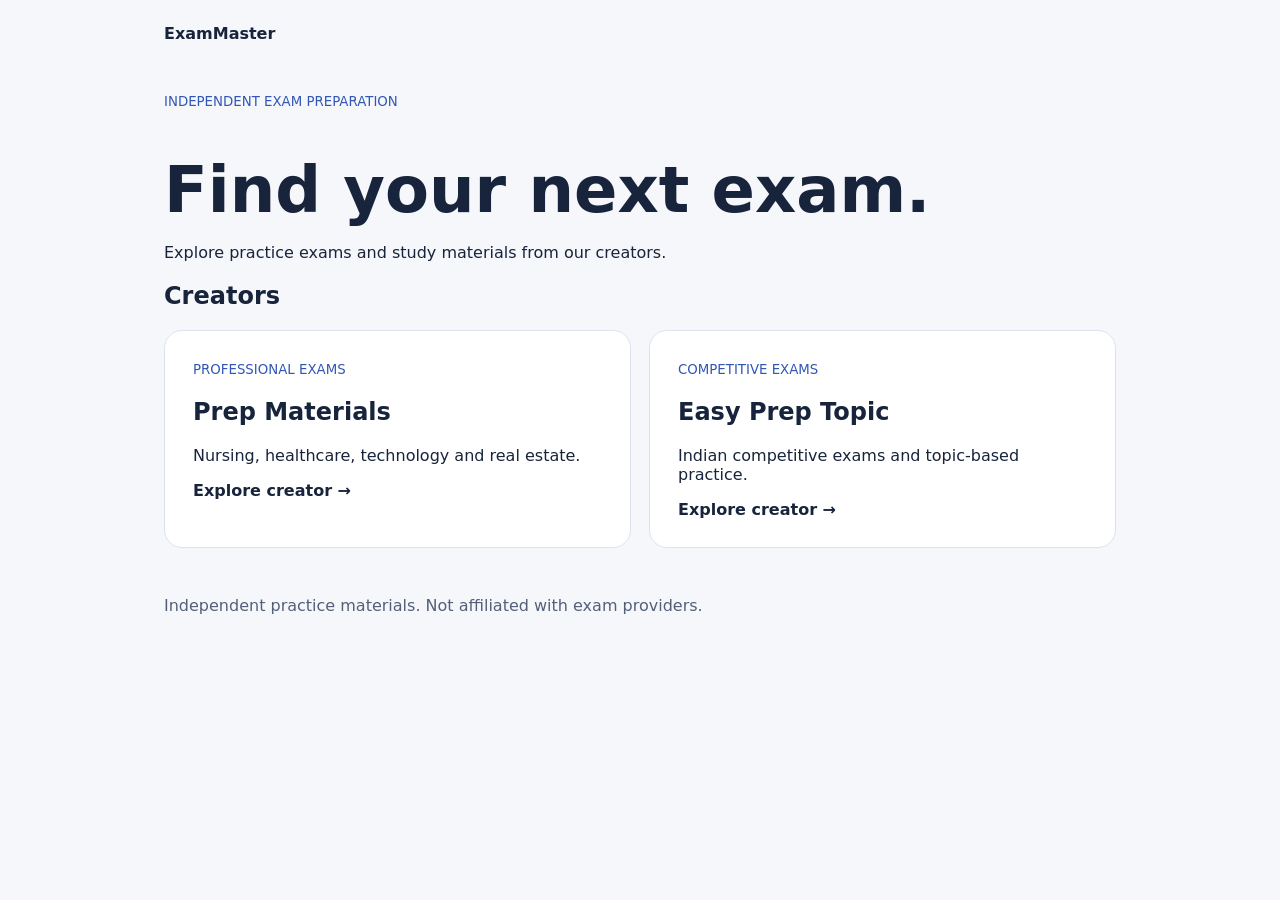
<file: index.html>
<!doctype html><html lang="en"><meta charset="utf-8"><meta name="viewport" content="width=device-width,initial-scale=1"><title>ExamMaster</title><style>*{box-sizing:border-box}body{margin:0;font:16px system-ui;color:#17243b;background:#f5f7fb}header,main,footer{padding:24px;max-width:1000px;margin:auto}h1{font-size:clamp(36px,7vw,64px);margin-bottom:12px}.grid{display:grid;grid-template-columns:repeat(auto-fit,minmax(240px,1fr));gap:18px}a.card{display:block;background:white;border:1px solid #dce3ef;border-radius:18px;padding:28px;color:inherit;text-decoration:none}a:hover{border-color:#3156b5}small{color:#3156b5}footer{color:#536078}</style><header><strong>ExamMaster</strong></header><main><small>INDEPENDENT EXAM PREPARATION</small><h1>Find your next exam.</h1><p>Explore practice exams and study materials from our creators.</p><h2>Creators</h2><div class="grid"><a class="card" href="./prepmaterials/home/"><small>PROFESSIONAL EXAMS</small><h2>Prep Materials</h2><p>Nursing, healthcare, technology and real estate.</p><strong>Explore creator →</strong></a><a class="card" href="./easypreptopic/home/"><small>COMPETITIVE EXAMS</small><h2>Easy Prep Topic</h2><p>Indian competitive exams and topic-based practice.</p><strong>Explore creator →</strong></a></div></main><footer>Independent practice materials. Not affiliated with exam providers.</footer></html>
</file>
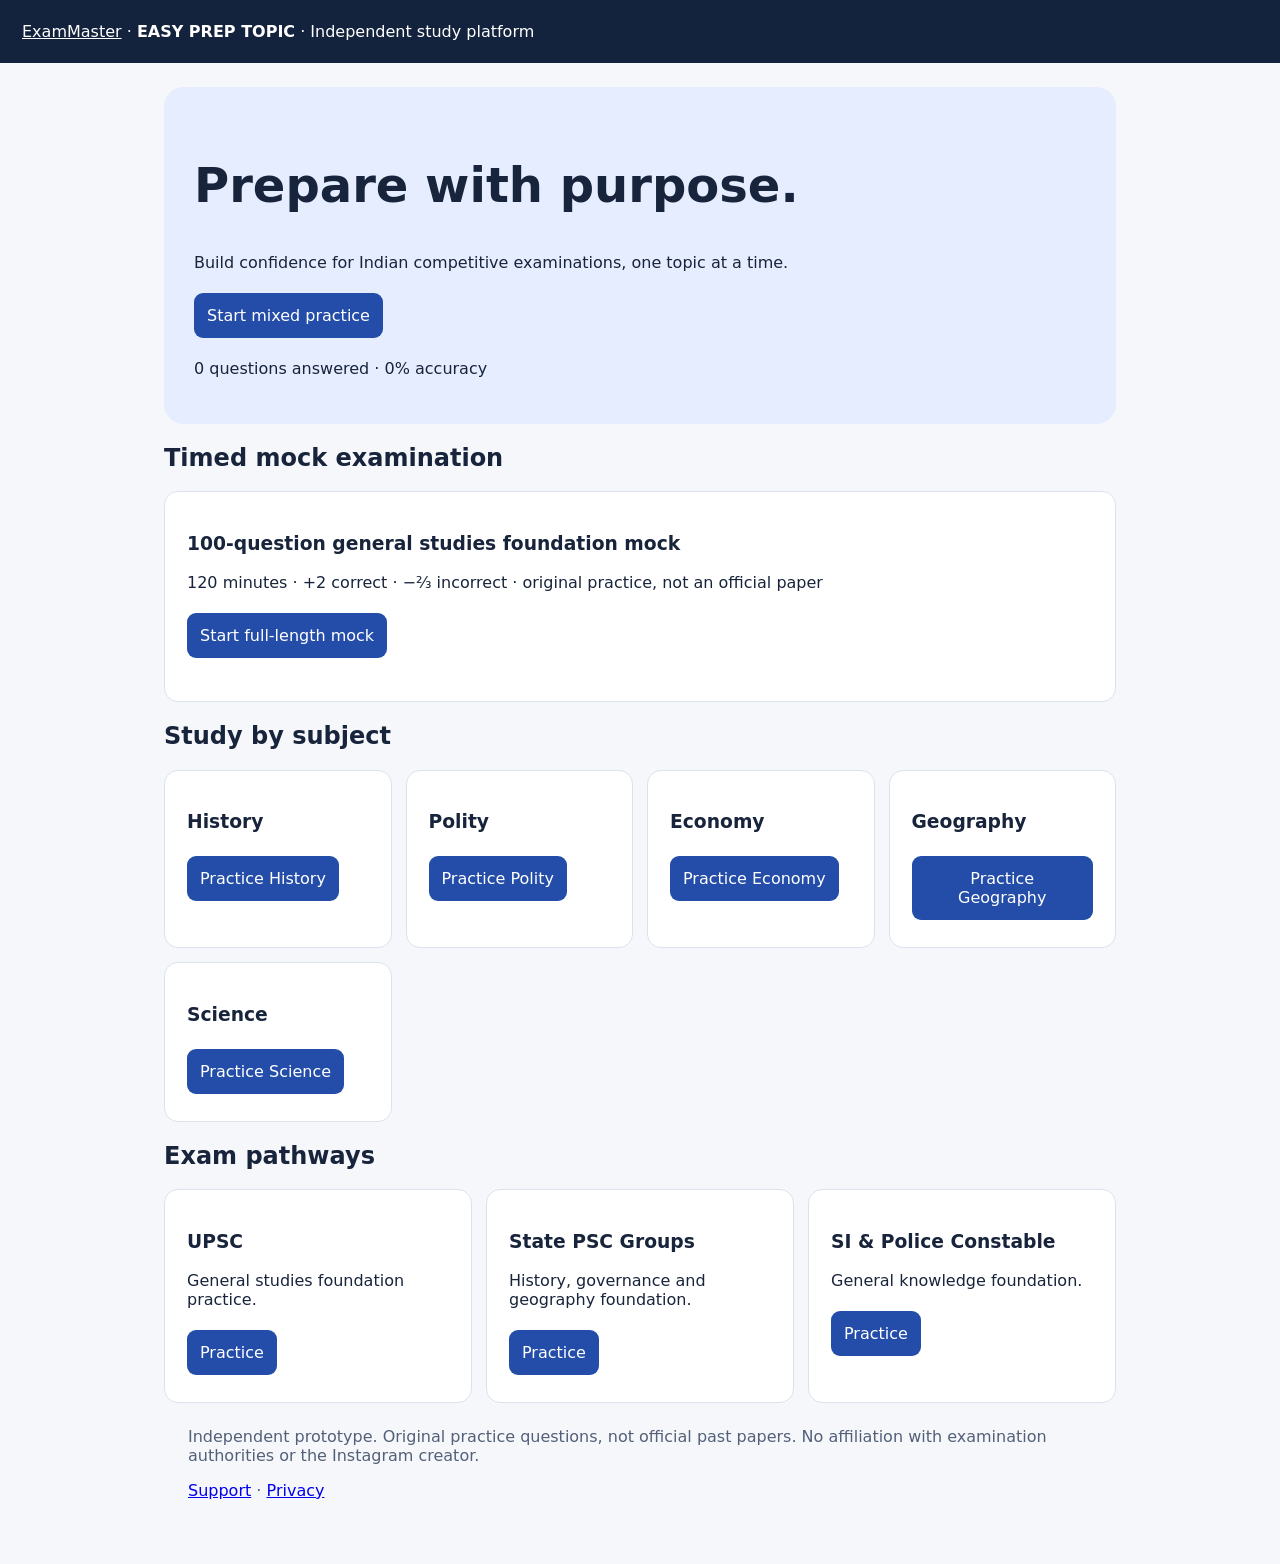
<file: easypreptopic/home/index.html>
<!doctype html><html lang="en"><meta charset="utf-8"><meta name="viewport" content="width=device-width,initial-scale=1"><title>Easy Prep Topic</title><style>*{box-sizing:border-box}body{margin:0;background:#f5f7fb;color:#18243b;font:16px system-ui}header{background:#14233d;color:white;padding:22px}main{max-width:1000px;margin:auto;padding:24px}h1{font-size:clamp(28px,5vw,48px)}.hero{background:#e5edff;padding:30px;border-radius:20px}.grid{display:grid;grid-template-columns:repeat(auto-fit,minmax(220px,1fr));gap:14px}article{background:white;padding:22px;border-radius:14px;border:1px solid #dce2ed}button{background:#234da8;color:white;border:0;border-radius:9px;padding:13px;cursor:pointer;font:inherit;margin:5px 0}button.option{display:block;width:100%;text-align:left;background:#e8eef9;color:#14233d}button:focus{outline:3px solid orange}footer{padding:24px;color:#536078}select{padding:12px;border-radius:8px}#feedback{line-height:1.6}</style><header><a style="color:white" href="../../">ExamMaster</a> · <strong>EASY PREP TOPIC</strong> · Independent study platform</header><main><section class="hero"><h1>Prepare with purpose.</h1><p>Build confidence for Indian competitive examinations, one topic at a time.</p><button onclick="start('All')">Start mixed practice</button><p id="stats"></p></section><h2>Timed mock examination</h2><article><h3>100-question general studies foundation mock</h3><p>120 minutes · +2 correct · −⅔ incorrect · original practice, not an official paper</p><button onclick="mock()">Start full-length mock</button><p id="clock"></p></article><h2>Study by subject</h2><div class="grid" id="subjects"></div><section id="quiz" hidden><h2 id="topic"></h2><article><p id="counter"></p><h3 id="question" tabindex="-1"></h3><div id="options"></div><p id="feedback" aria-live="polite"></p><button id="next" hidden onclick="advance()">Next question</button><button onclick="finish()">End session</button></article></section><h2>Exam pathways</h2><div class="grid"><article><h3>UPSC</h3><p>General studies foundation practice.</p><button onclick="start('All')">Practice</button></article><article><h3>State PSC Groups</h3><p>History, governance and geography foundation.</p><button onclick="start('All')">Practice</button></article><article><h3>SI & Police Constable</h3><p>General knowledge foundation.</p><button onclick="start('All')">Practice</button></article></div><footer>Independent prototype. Original practice questions, not official past papers. No affiliation with examination authorities or the Instagram creator.<p><a href="../support.html">Support</a> · <a href="../privacy.html">Privacy</a></p></footer></main><script>const bank=[
['History','In which year was the Indian National Congress founded?',['1885','1905','1919','1947'],0,'The INC was founded in Bombay in 1885.'],
['History','Which movement began with the Dandi March?',['Quit India','Civil Disobedience','Swadeshi','Non-Cooperation'],1,'Gandhi launched the Salt March in 1930 as part of the Civil Disobedience Movement.'],
['History','The Quit India Movement began in which year?',['1920','1930','1942','1947'],2,'The movement was launched in August 1942.'],
['History','Who was the first Mauryan emperor?',['Ashoka','Bindusara','Chandragupta Maurya','Harsha'],2,'Chandragupta founded the Mauryan Empire.'],
['Polity','Which article protects equality before the law?',['Article 14','Article 19','Article 21','Article 32'],0,'Article 14 guarantees equality before law and equal protection of laws.'],
['Polity','Which house of Parliament is permanent?',['Lok Sabha','Rajya Sabha','Both','Neither'],1,'Rajya Sabha is not dissolved; members retire periodically.'],
['Polity','Fundamental Duties are in which part?',['II','III','IV','IVA'],3,'Part IVA contains Fundamental Duties under Article 51A.'],
['Polity','Who chairs the Rajya Sabha ex officio?',['President','Prime Minister','Vice President','Chief Justice'],2,'The Vice President is its ex officio chairman.'],
['Economy','Which institution issues most Indian currency notes?',['SEBI','RBI','NABARD','SBI'],1,'RBI issues banknotes except the one-rupee note issued by the Government of India.'],
['Economy','Inflation means a sustained increase in what?',['General price level','Unemployment','Exports','Real output'],0,'Inflation is a sustained rise in the general price level.'],
['Economy','GDP measures the value of what?',['Imports only','Final goods and services produced domestically','All financial assets','Government taxes only'],1,'GDP measures final production within an economy over a period.'],
['Economy','What is a fiscal deficit?',['Exports minus imports','Revenue minus expenditure','Total expenditure minus receipts excluding borrowings','Money supply'],2,'Fiscal deficit measures the government borrowing requirement.'],
['Geography','Which river flows through a rift valley?',['Ganga','Yamuna','Narmada','Godavari'],2,'The Narmada flows west through a rift valley.'],
['Geography','Black soil is especially associated with which crop?',['Tea','Cotton','Jute','Coffee'],1,'Black soil retains moisture and is well suited to cotton.'],
['Geography','Which is the largest Indian state by area?',['Rajasthan','Maharashtra','Uttar Pradesh','Gujarat'],0,'Rajasthan has the largest area among Indian states.'],
['Geography','The Western Ghats run along which side of India?',['East','North','West','Northeast'],2,'The Western Ghats parallel the western coast.']
,["History","In which year was Bengal partitioned under Lord Curzon?",["1919","1764","1932","1905"],3,"Lord Curzon’s partition took effect in 1905 and helped spark the Swadeshi movement."],["History","In which year did the Jallianwala Bagh massacre take place?",["1857","1946","1919","1930"],2,"The massacre occurred in Amritsar on 13 April 1919."],["History","In which year was the First Battle of Panipat fought?",["1757","1915","1907","1526"],3,"Babur defeated Ibrahim Lodi at Panipat in 1526, beginning Mughal rule in North India."],["History","In which year was the Battle of Plassey fought?",["1917","1916","1757","1764"],2,"The East India Company’s victory over Siraj-ud-Daulah at Plassey in 1757 marked a major expansion of Company power."],["History","In which year was the Battle of Buxar fought?",["1922","1764","1857","1932"],1,"The Company defeated the combined forces of Mir Qasim, Shuja-ud-Daula and Shah Alam II at Buxar in 1764."],["History","In which year did the Revolt of 1857 begin?",["1857","1947","1946","1949"],0,"The uprising against Company rule began in 1857 and spread across parts of North India."],["History","In which year did India gain independence?",["1928","1935","1950","1947"],3,"India became independent on 15 August 1947."],["History","In which year did the Simon Commission arrive in India?",["1906","1885","1928","1915"],2,"The Simon Commission arrived in India in 1928; it had been appointed by the British government the previous year."],["History","In which year did Gandhi return to India from South Africa?",["1905","1915","1917","1907"],1,"Gandhi returned from South Africa in January 1915 and later led campaigns in India."],["History","In which year did the Champaran Satyagraha begin?",["1917","1932","1916","1919"],0,"The Champaran Satyagraha began in 1917, addressing indigo cultivators’ grievances in Bihar."],["History","In which year was the Poona Pact signed?",["1946","1922","1930","1932"],3,"B. R. Ambedkar and M. K. Gandhi’s representatives reached the Poona Pact in September 1932."],["History","In which year did the Cabinet Mission arrive in India?",["1949","1942","1946","1935"],2,"The British Cabinet Mission arrived in India in 1946 to discuss the transfer of power and a constitutional framework."],["History","In which year was the Government of India Act introducing provincial autonomy passed?",["1526","1935","1906","1950"],1,"The Government of India Act was passed in 1935; its provincial-autonomy provisions came into operation in 1937."],["History","In which year was the All-India Muslim League founded?",["1906","1907","1885","1757"],0,"The All-India Muslim League was founded at Dacca in December 1906."],["History","In which year did the Congress split at Surat?",["1916","1905","1764","1907"],3,"The Congress split at its Surat session in 1907 amid conflict between its moderate and extremist wings."],["History","In which year was the Lucknow Pact signed?",["1919","1857","1916","1922"],2,"The Congress and Muslim League reached the Lucknow Pact in 1916."],["History","In which year did the Chauri Chaura incident take place?",["1947","1922","1949","1930"],1,"The Chauri Chaura incident took place in February 1922 and preceded Gandhi’s suspension of the Non-Cooperation Movement."],["History","In which year did the First Round Table Conference open?",["1930","1950","1526","1915"],0,"The First Round Table Conference opened in London in November 1930; Congress did not participate."],["History","In which year did the Cripps Mission visit India?",["1885","1757","1917","1942"],3,"The Cripps Mission visited India in 1942 during the Second World War to seek Indian support for the British war effort."],["History","In which year was the Mountbatten Plan announced?",["1757","1932","1947","1905"],2,"The Mountbatten Plan for the transfer of power and partition was announced in June 1947."],["History","In which year was India's Constitution adopted?",["1932","1949","1919","1764"],1,"The Constituent Assembly adopted the Constitution on 26 November 1949."],["History","In which year did India's Constitution come into force?",["1950","1930","1857","1946"],0,"The Constitution came into force on 26 January 1950, now observed as Republic Day."],["Polity","Which constitutional article concerns equality before law?",["16","23","52","14"],3,"Article 14 guarantees equality before the law and equal protection of the laws."],["Polity","Which constitutional article concerns prohibition of discrimination?",["24","63","15","17"],2,"Article 15 prohibits discrimination by the State on specified grounds, including religion, race, caste, sex and place of birth."],["Polity","Which constitutional article concerns equality of opportunity in public employment?",["74","16","18","25"],1,"Article 16 guarantees equality of opportunity in matters of public employment, subject to the Constitution’s provisions."],["Polity","Which constitutional article concerns abolition of untouchability?",["17","21","32","76"],0,"Article 17 abolishes untouchability and forbids its practice in any form."],["Polity","Which constitutional article concerns abolition of titles?",["21A","44","110","18"],3,"Article 18 abolishes titles, with specified exceptions such as military and academic distinctions."],["Polity","Which constitutional article concerns protection of life and personal liberty?",["51A","148","21","23"],2,"Article 21 protects life and personal liberty except according to procedure established by law."],["Polity","Which constitutional article concerns right to education?",["153","21A","24","52"],1,"Article 21A provides free and compulsory education for children aged six to fourteen, as prescribed by law."],["Polity","Which constitutional article concerns prohibition of trafficking and forced labour?",["23","25","63","280"],0,"Article 23 prohibits trafficking in human beings, begar and other similar forms of forced labour."],["Polity","Which constitutional article concerns prohibition of child labour in factories?",["32","74","324","24"],3,"Article 24 prohibits employment of children below fourteen in factories, mines and other hazardous employment."],["Polity","Which constitutional article concerns freedom of conscience and religion?",["76","352","25","44"],2,"Article 25 protects freedom of conscience and the right to profess, practise and propagate religion, subject to its stated limits."],["Polity","Which constitutional article concerns constitutional remedies?",["360","32","51A","110"],1,"Article 32 lets people approach the Supreme Court to enforce fundamental rights."],["Polity","Which constitutional article concerns uniform civil code directive?",["44","52","148","368"],0,"Article 44 directs the State to endeavour to secure a uniform civil code throughout India."],["Polity","Which constitutional article concerns fundamental duties?",["63","153","14","51A"],3,"Article 51A lists the fundamental duties of citizens in Part IVA of the Constitution."],["Polity","Which constitutional article concerns office of president?",["280","15","52","74"],2,"Article 52 provides that there shall be a President of India."],["Polity","Which constitutional article concerns office of vice president?",["16","63","76","324"],1,"Article 63 provides that there shall be a Vice-President of India."],["Polity","Which constitutional article concerns council of ministers to aid president?",["74","110","352","17"],0,"Article 74 provides for a Council of Ministers, headed by the Prime Minister, to aid and advise the President."],["Polity","Which constitutional article concerns attorney general of india?",["148","360","18","76"],3,"Article 76 establishes the office of the Attorney-General for India and sets out its appointment and duties."],["Polity","Which constitutional article concerns definition of money bill?",["368","21","110","153"],2,"Article 110 defines a Money Bill by listing the matters it may contain."],["Polity","Which constitutional article concerns comptroller and auditor general?",["21A","148","280","14"],1,"Article 148 establishes the office of the Comptroller and Auditor-General of India."],["Polity","Which constitutional article concerns office of governor?",["153","324","15","23"],0,"Article 153 provides for a Governor for each State, with the Constitution allowing one person to serve more than one State."],["Polity","Which constitutional article concerns finance commission?",["352","16","24","280"],3,"Article 280 provides for a Finance Commission, ordinarily constituted by the President every fifth year."],["Polity","Which constitutional article concerns election commission?",["17","25","324","360"],2,"Article 324 vests the superintendence, direction and control of elections in the Election Commission."],["Polity","Which constitutional article concerns national emergency?",["32","352","368","18"],1,"Article 352 governs proclamation of a national emergency on the grounds stated in the Constitution."],["Polity","Which constitutional article concerns financial emergency?",["360","14","21","44"],0,"Article 360 provides for a financial emergency if India’s financial stability or credit is threatened."],["Polity","Which constitutional article concerns constitutional amendment procedure?",["15","21A","51A","368"],3,"Article 368 sets out Parliament’s power and the procedure for amending the Constitution."],["Geography","Capital of Rajasthan?",["Patna","Imphal","Jaipur","Bengaluru"],2,"Jaipur is the capital city of Rajasthan."],["Geography","Capital of Gujarat?",["Agartala","Gandhinagar","Thiruvananthapuram","Ranchi"],1,"Gandhinagar is the capital city of Gujarat."],["Geography","Capital of Maharashtra?",["Mumbai","Chennai","Dispur","Gangtok"],0,"Mumbai is Maharashtra’s capital; Nagpur hosts the legislature’s winter session."],["Geography","Capital of Karnataka?",["Hyderabad","Shillong","Itanagar","Bengaluru"],3,"Bengaluru is the capital city of Karnataka."],["Geography","Capital of Kerala?",["Aizawl","Lucknow","Thiruvananthapuram","Bhubaneswar"],2,"Thiruvananthapuram is the capital city of Kerala."],["Geography","Capital of Tamil Nadu?",["Bhopal","Chennai","Patna","Kohima"],1,"Chennai is the capital city of Tamil Nadu."],["Geography","Capital of Telangana?",["Hyderabad","Ranchi","Imphal","Raipur"],0,"Hyderabad is the capital city of Telangana."],["Geography","Capital of Odisha?",["Dispur","Agartala","Panaji","Bhubaneswar"],3,"Bhubaneswar is the capital city of Odisha."],["Geography","Capital of Bihar?",["Gangtok","Kolkata","Patna","Shillong"],2,"Patna is the capital city of Bihar."],["Geography","Capital of Jharkhand?",["Shimla","Ranchi","Aizawl","Itanagar"],1,"Ranchi is the capital city of Jharkhand."],["Geography","Capital of Assam?",["Dispur","Kohima","Lucknow","Chandigarh"],0,"Dispur is the capital of Assam and lies within Guwahati."],["Geography","Capital of Meghalaya?",["Imphal","Bhopal","Jaipur","Shillong"],3,"Shillong is the capital city of Meghalaya."],["Geography","Capital of Mizoram?",["Raipur","Gandhinagar","Aizawl","Agartala"],2,"Aizawl is the capital city of Mizoram."],["Geography","Capital of Nagaland?",["Mumbai","Kohima","Gangtok","Panaji"],1,"Kohima is the capital city of Nagaland."],["Geography","Capital of Manipur?",["Imphal","Itanagar","Kolkata","Bengaluru"],0,"Imphal is the capital city of Manipur."],["Geography","Capital of Tripura?",["Lucknow","Shimla","Thiruvananthapuram","Agartala"],3,"Agartala is the capital city of Tripura."],["Geography","Capital of Sikkim?",["Chandigarh","Chennai","Gangtok","Bhopal"],2,"Gangtok is the capital city of Sikkim."],["Geography","Capital of Arunachal Pradesh?",["Hyderabad","Itanagar","Raipur","Jaipur"],1,"Itanagar is the capital city of Arunachal Pradesh."],["Geography","Capital of Uttar Pradesh?",["Lucknow","Panaji","Gandhinagar","Bhubaneswar"],0,"Lucknow is the capital city of Uttar Pradesh."],["Geography","Capital of Madhya Pradesh?",["Kolkata","Mumbai","Patna","Bhopal"],3,"Bhopal is the capital city of Madhya Pradesh."],["Geography","Capital of Chhattisgarh?",["Bengaluru","Ranchi","Raipur","Shimla"],2,"Raipur is the capital city of Chhattisgarh."],["Geography","Capital of Goa?",["Dispur","Panaji","Chandigarh","Thiruvananthapuram"],1,"Panaji is the capital city of Goa."],["Geography","Capital of West Bengal?",["Kolkata","Jaipur","Chennai","Shillong"],0,"Kolkata is the capital city of West Bengal."],["Geography","Capital of Himachal Pradesh?",["Gandhinagar","Hyderabad","Aizawl","Shimla"],3,"Shimla is the capital of Himachal Pradesh, as listed by the state government."],["Geography","Capital of Haryana?",["Bhubaneswar","Kohima","Chandigarh","Mumbai"],2,"Chandigarh is the capital of Haryana and is also a Union Territory."],["Science","SI unit of force?",["kelvin","newton","ampere","farad"],1,"The newton (N) is the SI derived unit of force: 1 N = 1 kg·m·s⁻²."],["Science","SI unit of energy?",["joule","ohm","weber","kilogram"],0,"The joule (J) is the SI derived unit of energy and work: 1 J = 1 kg·m²·s⁻²."],["Science","SI unit of power?",["hertz","tesla","metre","watt"],3,"The watt (W) is the SI derived unit of power: 1 W = 1 J/s."],["Science","SI unit of pressure?",["henry","second","pascal","coulomb"],2,"The pascal (Pa) is the SI derived unit of pressure: 1 Pa = 1 N/m²."],["Science","SI unit of electric current?",["siemens","ampere","volt","candela"],1,"The ampere (A) is the SI base unit for electric current."],["Science","SI unit of resistance?",["ohm","farad","mole","becquerel"],0,"The ohm (Ω) is the SI derived unit of resistance: 1 Ω = 1 V/A."],["Science","SI unit of frequency?",["weber","kelvin","gray","hertz"],3,"The hertz (Hz) is the SI derived unit of frequency: 1 Hz = 1 s⁻¹."],["Science","SI unit of electric charge?",["kilogram","sievert","coulomb","tesla"],2,"The coulomb (C) is the SI derived unit of electric charge: 1 C = 1 A·s."],["Science","SI unit of potential difference?",["lumen","volt","henry","metre"],1,"The volt (V) is the SI derived unit of potential difference: 1 V = 1 W/A."],["Science","SI unit of capacitance?",["farad","candela","second","lux"],0,"The farad (F) is the SI derived unit of capacitance: 1 F = 1 C/V."],["Science","SI unit of magnetic flux?",["mole","siemens","newton","weber"],3,"The weber (Wb) is the SI derived unit of magnetic flux: 1 Wb = 1 V·s."],["Science","SI unit of magnetic flux density?",["becquerel","joule","tesla","kelvin"],2,"The tesla (T) is the SI derived unit of magnetic flux density: 1 T = 1 Wb/m²."],["Science","SI unit of inductance?",["watt","henry","kilogram","gray"],1,"The henry (H) is the SI derived unit of inductance: 1 H = 1 Wb/A."],["Science","SI unit of luminous intensity?",["candela","metre","sievert","pascal"],0,"The candela (cd) is the SI base unit for luminous intensity."],["Science","SI unit of amount of substance?",["second","lumen","ampere","mole"],3,"The mole (mol) is the SI base unit for amount of substance."],["Science","SI unit of thermodynamic temperature?",["lux","ohm","kelvin","siemens"],2,"The kelvin (K) is the SI base unit for thermodynamic temperature."],["Science","SI unit of mass?",["hertz","kilogram","becquerel","newton"],1,"The kilogram (kg) is the SI base unit for mass."],["Science","SI unit of length?",["metre","gray","joule","coulomb"],0,"The metre (m) is the SI base unit for length."],["Science","SI unit of time?",["sievert","watt","volt","second"],3,"The second (s) is the SI base unit for time."],["Science","SI unit of conductance?",["pascal","farad","siemens","lumen"],2,"The siemens (S) is the SI derived unit of electrical conductance: 1 S = 1 A/V."],["Science","SI unit of activity of a radionuclide?",["weber","becquerel","lux","ampere"],1,"The becquerel (Bq) is the SI derived unit of radioactive activity: 1 Bq = 1 s⁻¹."],["Science","SI unit of absorbed radiation dose?",["gray","newton","ohm","tesla"],0,"The gray (Gy) is the SI derived unit for absorbed dose: 1 Gy = 1 J/kg."],["Science","SI unit of equivalent radiation dose?",["joule","hertz","henry","sievert"],3,"The sievert (Sv) measures equivalent dose; it uses the same SI dimensions as absorbed dose but accounts for radiation weighting."],["Science","SI unit of luminous flux?",["coulomb","candela","lumen","watt"],2,"The lumen (lm) is the SI derived unit of luminous flux: 1 lm = 1 cd·sr."],["Science","SI unit of illuminance?",["mole","lux","pascal","volt"],1,"The lux (lx) is the SI derived unit of illuminance: 1 lx = 1 lm/m²."]];let session=[],i=0,score=0,answered=false;let history=JSON.parse(localStorage.getItem('ept-progress')||'{"attempted":0,"correct":0}');const el=id=>document.getElementById(id);function stats(){el('stats').textContent=history.attempted+' questions answered · '+(history.attempted?Math.round(100*history.correct/history.attempted):0)+'% accuracy'}stats();for(const s of [...new Set(bank.map(q=>q[0]))]){let a=document.createElement('article');let h=document.createElement('h3');h.textContent=s;let b=document.createElement('button');b.textContent='Practice '+s;b.onclick=()=>start(s);a.append(h,b);el('subjects').append(a)}function start(s){session=bank.filter(q=>s==='All'||q[0]===s);for(let j=session.length-1;j>0;j--){let k=Math.floor(Math.random()*(j+1));[session[j],session[k]]=[session[k],session[j]]}i=score=0;el('quiz').hidden=false;render();el('question').focus();el('quiz').scrollIntoView({behavior:'smooth'})}function render(){answered=false;let q=session[i];el('topic').textContent=q[0];el('counter').textContent='Question '+(i+1)+' of '+session.length;el('question').textContent=q[1];el('options').replaceChildren();el('feedback').textContent='';el('next').hidden=true;q[2].forEach((v,j)=>{let b=document.createElement('button');b.className='option';b.textContent=v;b.onclick=()=>answer(j);el('options').append(b)})}function answer(j){if(answered)return;answered=true;let q=session[i],ok=j===q[3];score+=Number(ok);history.attempted++;history.correct+=Number(ok);localStorage.setItem('ept-progress',JSON.stringify(history));stats();el('feedback').textContent=(ok?'Correct. ':'Correct answer: '+q[2][q[3]]+'. ')+q[4];for(const b of el('options').children)b.disabled=true;el('next').hidden=false;el('next').focus()}function advance(){if(++i>=session.length)finish();else{render();el('question').focus()}}function finish(){el('question').textContent='Session complete: '+score+' correct';el('options').replaceChildren();el('next').hidden=true;el('feedback').textContent='Choose another subject to continue.';el('question').focus()}let examTimer,exam=false,deadline,answers={},marked=new Set();function mock(){clearInterval(examTimer);exam=true;session=bank.slice().sort(()=>Math.random()-.5).slice(0,100);i=0;answers={};marked=new Set();deadline=Date.now()+7200000;el('quiz').hidden=false;drawExam();el('quiz').scrollIntoView();el('question').focus();examTimer=setInterval(()=>{let t=Math.max(0,Math.ceil((deadline-Date.now())/1000));el('clock').textContent=Math.floor(t/60)+':'+String(t%60).padStart(2,'0');if(!t)submitExam()},250)}function drawExam(){let q=session[i];el('topic').textContent='General studies mock';el('counter').textContent='Question '+(i+1)+' of '+session.length+' · '+Object.keys(answers).length+' answered';el('question').textContent=q[1];el('options').replaceChildren();el('feedback').textContent='';el('next').hidden=true;q[2].forEach((v,j)=>{let b=document.createElement('button');b.className='option';b.textContent=(answers[i]===j?'✓ ':'')+v;b.onclick=()=>{answers[i]=j;drawExam()};el('options').append(b)});for(let [label,fn] of [['Previous',()=>{i=Math.max(0,i-1);drawExam()}],['Next',()=>{i=Math.min(session.length-1,i+1);drawExam()}],['Clear answer',()=>{delete answers[i];drawExam()}],['Submit exam',()=>{if(confirm('Submit your exam?'))submitExam()}]]){let b=document.createElement('button');b.textContent=label;b.onclick=fn;el('options').append(b)}let nav=document.createElement('div');nav.setAttribute('role','group');nav.setAttribute('aria-label','Question navigation');session.forEach((_,j)=>{let b=document.createElement('button');b.textContent=(answers[j]!==undefined?'✓':'')+(j+1);b.setAttribute('aria-label','Go to question '+(j+1)+(answers[j]!==undefined?', answered':', unanswered'));if(j===i)b.setAttribute('aria-current','step');b.onclick=()=>{i=j;drawExam()};nav.append(b)});el('options').append(nav);el('question').focus()}function submitExam(){clearInterval(examTimer);exam=false;let correct=0,wrong=0;el('options').replaceChildren();session.forEach((q,j)=>{let a=answers[j];if(a===q[3])correct++;else if(a!==undefined)wrong++;let p=document.createElement('p');p.textContent=(j+1)+'. '+q[1]+' — Your answer: '+(a===undefined?'Skipped':q[2][a])+' | Correct: '+q[2][q[3]]+' | '+q[4];el('options').append(p)});el('question').textContent='Score: '+(2*correct-2*wrong/3).toFixed(2)+' / 200';el('counter').textContent=correct+' correct · '+wrong+' incorrect · '+(session.length-correct-wrong)+' skipped';el('clock').textContent='Exam ended';el('next').hidden=true;history.attempted+=correct+wrong;history.correct+=correct;localStorage.setItem('ept-progress',JSON.stringify(history));stats();el('question').focus()}const oldStart=start;start=function(s){if(exam&&!confirm('Abandon active exam?'))return;clearInterval(examTimer);exam=false;el('clock').textContent='';oldStart(s)};const oldFinish=finish;finish=function(){if(exam){if(confirm('Submit exam?'))submitExam()}else oldFinish()};</script></html>
</file>
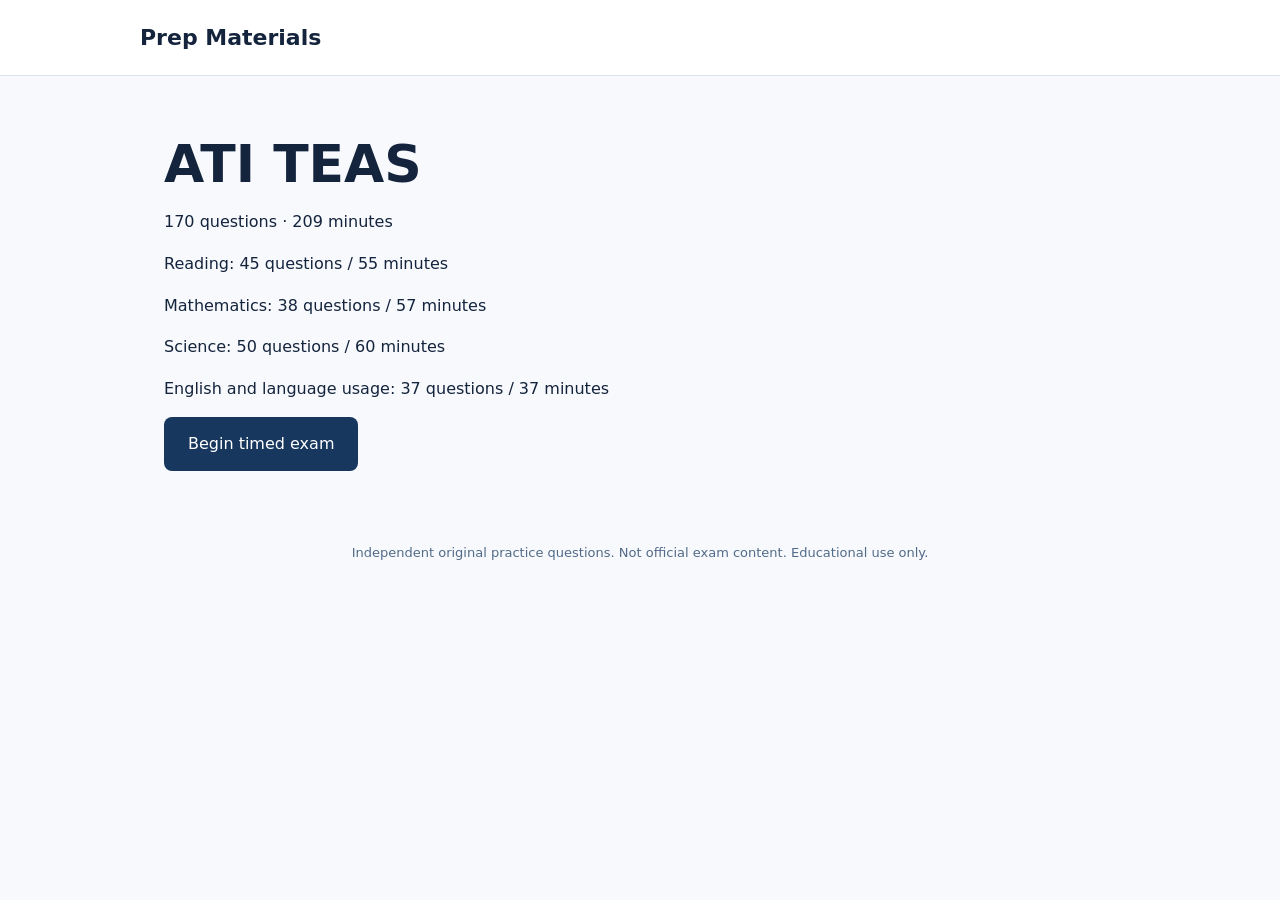
<file: prepmaterials/ati-teas/index.html>
<!doctype html><html lang="en"><meta charset="utf-8"><meta name="viewport" content="width=device-width,initial-scale=1"><title>ATI TEAS | Prep Materials</title><link rel="stylesheet" href="../style.css"><body><header><a href="../home/">Prep Materials</a></header><main><a href="../home/">← All exams</a><h1>ATI TEAS</h1><p>Practice simulation · 170 original questions · 209-minute cap</p><form id="exam"></form><p id="result" role="status"></p><button id="retry" hidden>Retake exam</button></main><footer>Independent original practice questions. Not official exam content. Educational use only.</footer><script src="../exam.js"></script><script>startExam({questions:[["A library extended its evening hours after a survey showed that many patrons could not visit before work ended. Attendance increased during the first month, but staffing costs also rose.\n\nWhy were hours extended?","To accommodate working patrons","To reduce staffing","To close branches","To sell books"],["A library extended its evening hours after a survey showed that many patrons could not visit before work ended. Attendance increased during the first month, but staffing costs also rose.\n\nWhich result was a drawback?","Higher staffing costs","Lower attendance","Fewer hours","Less access"],["A library extended its evening hours after a survey showed that many patrons could not visit before work ended. Attendance increased during the first month, but staffing costs also rose.\n\nWhat is the main idea?","Extended hours improved access but increased costs","Libraries should close early","Surveys are always inaccurate","Staffing costs fell"],["A gardener planted native flowers in place of turf. The flowers required less irrigation after establishment and attracted more pollinators. The gardener recorded observations weekly.\n\nWhat replaced the turf?","Native flowers","Gravel","Vegetables","Trees"],["A gardener planted native flowers in place of turf. The flowers required less irrigation after establishment and attracted more pollinators. The gardener recorded observations weekly.\n\nWhat benefit was observed?","More pollinators","More irrigation","Less sunlight","Fewer insects"],["A gardener planted native flowers in place of turf. The flowers required less irrigation after establishment and attracted more pollinators. The gardener recorded observations weekly.\n\nHow often were observations recorded?","Weekly","Daily","Monthly","Yearly"],["A town installed protected bicycle lanes on two streets. Officials measured traffic before and after installation. Bicycle trips increased, while average car travel times remained nearly unchanged.\n\nWhat was measured?","Traffic before and after installation","Only construction costs","Only weather","School attendance"],["A town installed protected bicycle lanes on two streets. Officials measured traffic before and after installation. Bicycle trips increased, while average car travel times remained nearly unchanged.\n\nWhich conclusion is supported?","Bicycle trips increased","Car trips stopped","Travel times doubled","All residents cycled"],["A town installed protected bicycle lanes on two streets. Officials measured traffic before and after installation. Bicycle trips increased, while average car travel times remained nearly unchanged.\n\nWhat is the passage primarily about?","Effects of protected bicycle lanes","Bicycle repair","Weather forecasting","Road taxation"],["A museum offers free admission on Wednesdays. Visitors must reserve a ticket online, and each reservation allows entry during a designated hour. Special exhibitions may require a separate fee.\n\nWhen is general admission free?","Wednesday","Monday","Friday","Sunday"],["A museum offers free admission on Wednesdays. Visitors must reserve a ticket online, and each reservation allows entry during a designated hour. Special exhibitions may require a separate fee.\n\nWhat must visitors do?","Reserve a ticket online","Buy an annual pass","Call a guide","Pay cash at entry"],["A museum offers free admission on Wednesdays. Visitors must reserve a ticket online, and each reservation allows entry during a designated hour. Special exhibitions may require a separate fee.\n\nWhat may cost extra?","Special exhibitions","All general admission","Online reservations","Designated entry hours"],["A study compared two groups of seedlings grown under identical conditions except for light exposure. One group received six hours of light daily and the other received twelve. After three weeks, researchers measured height.\n\nWhat variable was changed?","Light exposure","Soil type","Water volume","Plant species"],["A study compared two groups of seedlings grown under identical conditions except for light exposure. One group received six hours of light daily and the other received twelve. After three weeks, researchers measured height.\n\nWhat outcome was measured?","Height","Root color","Soil acidity","Air pressure"],["A study compared two groups of seedlings grown under identical conditions except for light exposure. One group received six hours of light daily and the other received twelve. After three weeks, researchers measured height.\n\nWhy keep other conditions identical?","To isolate the effect of light","To eliminate measurement","To increase bias","To change every variable"],["A community center began lending tools to residents. Members can borrow equipment for three days and must return it clean. Late returns may temporarily suspend borrowing privileges.\n\nHow long is the loan?","Three days","One day","One week","One month"],["A community center began lending tools to residents. Members can borrow equipment for three days and must return it clean. Late returns may temporarily suspend borrowing privileges.\n\nWhat condition applies to returns?","Tools must be clean","Tools must be painted","Tools must be replaced","Tools must be sold"],["A community center began lending tools to residents. Members can borrow equipment for three days and must return it clean. Late returns may temporarily suspend borrowing privileges.\n\nWhat can happen after a late return?","Temporary suspension","Permanent eviction","Automatic purchase","Free membership"],["The author argues that schools should provide drinking water stations. She cites reduced plastic waste and easier access to water, while acknowledging installation expenses.\n\nWhat is the author's position?","Schools should provide water stations","Schools should ban water","Plastic waste is beneficial","Installation is free"],["The author argues that schools should provide drinking water stations. She cites reduced plastic waste and easier access to water, while acknowledging installation expenses.\n\nWhich is a supporting reason?","Reduced plastic waste","Higher installation costs","Less access to water","More disposable bottles"],["The author argues that schools should provide drinking water stations. She cites reduced plastic waste and easier access to water, while acknowledging installation expenses.\n\nWhat counterpoint is acknowledged?","Installation expenses","Water is unavailable everywhere","Stations increase plastic waste","Schools have no students"],["To reset the device, unplug it for thirty seconds, reconnect it, and wait until the indicator turns green. If the indicator remains red, contact technical support.\n\nWhat is the first step?","Unplug the device","Contact support","Wait for green","Reconnect the device"],["To reset the device, unplug it for thirty seconds, reconnect it, and wait until the indicator turns green. If the indicator remains red, contact technical support.\n\nHow long should it remain unplugged?","Thirty seconds","Five seconds","Ten minutes","One hour"],["To reset the device, unplug it for thirty seconds, reconnect it, and wait until the indicator turns green. If the indicator remains red, contact technical support.\n\nWhen should support be contacted?","If the indicator remains red","Whenever it turns green","Before unplugging","After every successful reset"],["A report states that the city's population grew by 8 percent over five years. The writer then describes the city as the most exciting place in the country.\n\nWhich statement is an opinion?","The city is the most exciting place","Population grew by 8 percent","The period was five years","The report concerns a city"],["A report states that the city's population grew by 8 percent over five years. The writer then describes the city as the most exciting place in the country.\n\nWhat is the reported growth?","8 percent","5 percent","13 percent","80 percent"],["A report states that the city's population grew by 8 percent over five years. The writer then describes the city as the most exciting place in the country.\n\nWhich source would best verify population growth?","Official census data","A restaurant review","A travel advertisement","A fictional novel"],["The trail is closed beyond the bridge because heavy rain damaged the path. Hikers may use the lower loop, which remains open. Repairs are expected to take two weeks.\n\nWhy is the trail closed?","Rain damaged the path","The bridge was painted","Hikers requested closure","The lower loop flooded"],["The trail is closed beyond the bridge because heavy rain damaged the path. Hikers may use the lower loop, which remains open. Repairs are expected to take two weeks.\n\nWhich route remains available?","Lower loop","Upper trail beyond bridge","All trails","No trails"],["The trail is closed beyond the bridge because heavy rain damaged the path. Hikers may use the lower loop, which remains open. Repairs are expected to take two weeks.\n\nWhat does expected imply?","The repair duration is an estimate","Repairs are complete","The date is guaranteed","Repairs are canceled"],["A baker tested a recipe using two different flours. Each batch used the same amount of water and yeast. The baker compared texture after baking.\n\nWhat was changed?","Type of flour","Amount of yeast","Amount of water","The measured outcome"],["A baker tested a recipe using two different flours. Each batch used the same amount of water and yeast. The baker compared texture after baking.\n\nWhat was compared?","Texture","Price","Packaging","Color of the mixing bowl"],["A baker tested a recipe using two different flours. Each batch used the same amount of water and yeast. The baker compared texture after baking.\n\nWhat type of text is this?","Description of an experiment","Personal invitation","Legal contract","Poem"],["The bus schedule lists departures at 8:10, 8:40 and 9:10. Passengers should arrive five minutes before departure. Tickets can be purchased at the station.\n\nWhen should a passenger arrive for 8:40?","8:35","8:45","8:10","9:05"],["The bus schedule lists departures at 8:10, 8:40 and 9:10. Passengers should arrive five minutes before departure. Tickets can be purchased at the station.\n\nHow far apart are departures?","30 minutes","10 minutes","40 minutes","60 minutes"],["The bus schedule lists departures at 8:10, 8:40 and 9:10. Passengers should arrive five minutes before departure. Tickets can be purchased at the station.\n\nWhere can tickets be purchased?","At the station","Only on the bus","At a library","At a museum"],["A researcher notes that the sample was small and drawn from one neighborhood. She recommends repeating the study in several communities before making broad claims.\n\nWhat limitation is identified?","Small geographically limited sample","Excessive sample diversity","No research question","Too many communities"],["A researcher notes that the sample was small and drawn from one neighborhood. She recommends repeating the study in several communities before making broad claims.\n\nWhat does the researcher recommend?","Repeat in several communities","Avoid further study","Generalize immediately","Discard all observations"],["A researcher notes that the sample was small and drawn from one neighborhood. She recommends repeating the study in several communities before making broad claims.\n\nWhat is her tone?","Cautious","Celebratory","Hostile","Humorous"],["A notice reads: Employees must submit expense receipts within ten business days. Receipts submitted later require written approval from a manager.\n\nWhat is the normal deadline?","Ten business days","Ten calendar months","One year","One business day"],["A notice reads: Employees must submit expense receipts within ten business days. Receipts submitted later require written approval from a manager.\n\nWhat is needed for late submission?","Written manager approval","A new receipt date","Verbal approval from a customer","No approval"],["A notice reads: Employees must submit expense receipts within ten business days. Receipts submitted later require written approval from a manager.\n\nWho is the intended audience?","Employees","Tourists","Patients","Students applying to college"],["Although the first prototype failed, the engineers used the results to revise its design. The second prototype operated for twice as long before needing a recharge.\n\nWhat did engineers do after failure?","Revised the design","Abandoned all testing","Sold the prototype","Removed the battery permanently"],["Although the first prototype failed, the engineers used the results to revise its design. The second prototype operated for twice as long before needing a recharge.\n\nWhat improved?","Operating time before recharge","Number of engineers","Cost of electricity","Size of the laboratory"],["Although the first prototype failed, the engineers used the results to revise its design. The second prototype operated for twice as long before needing a recharge.\n\nWhat theme is illustrated?","Learning from setbacks","Avoiding all experiments","Ignoring evidence","Success without revision"],["What is 15% of 240?","36","60","18","204"],["What is 25% of 360?","90","126","45","270"],["What is 35% of 80?","28","36","14","52"],["What is 12% of 150?","18","33","9","132"],["What is 8% of 450?","36","81","18","414"],["What is 24% of 125?","30","42.5","15","95"],["What is 40% of 90?","36","45","18","54"],["What is 5% of 320?","16","48","8","304"],["Solve 3x + 7 = 28.","7","8","6","9"],["Solve 4x + 9 = 45.","9","10","8","11"],["Solve 5x + 6 = 41.","7","8","6","9"],["Solve 7x + 2 = 51.","7","8","6","9"],["Solve 8x + 5 = 69.","8","9","7","10"],["Solve 6x + 11 = 47.","6","7","5","8"],["Solve 9x + 4 = 58.","6","7","5","8"],["Solve 2x + 13 = 31.","9","10","8","11"],["Find the area of a rectangle measuring 12 cm by 5 cm.","60","34","62","17"],["Find the area of a rectangle measuring 9 cm by 7 cm.","63","32","65","16"],["Find the area of a rectangle measuring 15 cm by 4 cm.","60","38","62","19"],["Find the area of a rectangle measuring 8 cm by 3 cm.","24","22","26","11"],["Find the area of a rectangle measuring 11 cm by 6 cm.","66","34","68","17"],["Find the area of a rectangle measuring 14 cm by 9 cm.","126","46","128","23"],["Convert 3/4 to a decimal.","0.75","0.075","1.3333333333333333","0.85"],["Convert 5/8 to a decimal.","0.625","0.0625","1.6","0.725"],["Convert 7/10 to a decimal.","0.7","0.06999999999999999","1.4285714285714286","0.7999999999999999"],["Convert 9/20 to a decimal.","0.45","0.045","2.2222222222222223","0.55"],["Convert 11/25 to a decimal.","0.44","0.044","2.272727272727273","0.54"],["Convert 13/50 to a decimal.","0.26","0.026000000000000002","3.8461538461538463","0.36"],["Find the mean of 4, 8, and 12.","8","4","9","12"],["Find the mean of 5, 10, and 15.","10","5","11","15"],["Find the mean of 3, 9, and 18.","10","3","11","18"],["Find the mean of 7, 11, and 15.","11","7","12","15"],["Find the mean of 12, 16, and 20.","16","12","17","20"],["Convert 2 liters to milliliters.","2000","200","20","20000"],["Convert 3 liters to milliliters.","3000","300","30","30000"],["Convert 4 liters to milliliters.","4000","400","40","40000"],["Convert 5 liters to milliliters.","5000","500","50","50000"],["Convert 7 liters to milliliters.","7000","700","70","70000"],["Which organ produces insulin?","Pancreas","Liver","Spleen","Kidney"],["Which blood cells carry oxygen?","Erythrocytes","Platelets","Neutrophils","Lymphocytes"],["Which structure is the functional unit of the kidney?","Nephron","Alveolus","Neuron","Villus"],["Where does most nutrient absorption occur?","Small intestine","Stomach","Esophagus","Large intestine"],["Which chamber pumps blood into the systemic circulation?","Left ventricle","Right atrium","Right ventricle","Left atrium"],["Which vessel carries oxygenated blood from lungs to heart?","Pulmonary vein","Pulmonary artery","Vena cava","Coronary sinus"],["Which structures exchange gases in the lungs?","Alveoli","Bronchi","Trachea","Pleura"],["Which muscle is primary in quiet inspiration?","Diaphragm","Biceps","Triceps","Masseter"],["Which organ produces bile?","Liver","Gallbladder","Pancreas","Stomach"],["Which organ stores bile?","Gallbladder","Spleen","Kidney","Appendix"],["Which hormone lowers blood glucose?","Insulin","Glucagon","Cortisol","Epinephrine"],["Which hormone increases water reabsorption in the kidney?","ADH","TSH","FSH","ACTH"],["Which brain region coordinates balance?","Cerebellum","Thalamus","Hypothalamus","Medulla"],["Which part of a neuron typically receives signals?","Dendrite","Axon terminal","Myelin sheath","Node of Ranvier"],["Which tissue connects muscle to bone?","Tendon","Ligament","Cartilage","Epithelium"],["Which cells form bone matrix?","Osteoblasts","Osteoclasts","Erythrocytes","Chondrocytes"],["Which skin layer contains most blood vessels?","Dermis","Epidermis","Stratum corneum","Hair shaft"],["Which immune cells produce antibodies after differentiation?","B lymphocytes","Neutrophils","Erythrocytes","Platelets"],["Which organ filters blood and supports immune responses?","Spleen","Gallbladder","Esophagus","Trachea"],["Which process produces gametes?","Meiosis","Mitosis","Transcription","Translation"],["Which organelle produces most ATP during aerobic respiration?","Mitochondrion","Golgi apparatus","Nucleus","Lysosome"],["Which organelle synthesizes proteins?","Ribosome","Centrosome","Lysosome","Vacuole"],["Which molecule carries genetic information in human chromosomes?","DNA","ATP","Glucose","Cholesterol"],["Which base pairs with adenine in DNA?","Thymine","Cytosine","Guanine","Uracil"],["Which process copies DNA into RNA?","Transcription","Translation","Replication","Diffusion"],["Which process moves water across a selectively permeable membrane?","Osmosis","Endocytosis","Exocytosis","Active transport"],["Which transport process requires cellular energy directly or indirectly?","Active transport","Simple diffusion","Osmosis","Facilitated diffusion"],["Which biomolecule consists of amino acids?","Protein","Starch","Triglyceride","DNA"],["Which enzyme breaks down starch?","Amylase","Lipase","Pepsin","Lactase"],["Which molecule is the main immediate energy currency of cells?","ATP","DNA","Cellulose","Hemoglobin"],["What is the atomic number equal to?","Number of protons","Number of neutrons","Total nucleons","Number of electron shells"],["Which particle has a negative charge?","Electron","Proton","Neutron","Alpha particle"],["Which bond involves sharing electrons?","Covalent","Ionic","Hydrogen","Metallic lattice only"],["Which pH indicates an acidic solution?","3","7","9","12"],["Which substance is a base in water?","Sodium hydroxide","Hydrochloric acid","Acetic acid","Nitric acid"],["Which change is chemical?","Iron rusting","Ice melting","Water boiling","Paper tearing"],["Which state has a definite volume but takes the shape of its container?","Liquid","Gas","Plasma","Solid"],["Which factor usually increases reaction rate?","Higher temperature","Lower reactant concentration","Lower temperature","Removing catalyst"],["What does a catalyst do?","Lowers activation energy","Raises equilibrium constant","Creates atoms","Is always consumed"],["Which law states mass is conserved in ordinary chemical reactions?","Conservation of mass","Ohm's law","Boyle's law","Law of reflection"],["Which variable is deliberately manipulated in an experiment?","Independent variable","Dependent variable","Controlled variable","Confounding variable"],["Which variable is measured as the outcome?","Dependent variable","Independent variable","Control group","Constant"],["Why use a control group?","Provide a comparison baseline","Guarantee a desired result","Remove all measurements","Increase systematic bias"],["Which method improves reliability of measurements?","Repeat measurements","Choose only favorable data","Change units randomly","Use an uncalibrated instrument"],["Which graph best shows change over time?","Line graph","Pie chart","Single icon","Unlabeled diagram"],["Which unit measures mass in SI?","Kilogram","Meter","Second","Kelvin"],["Which instrument measures liquid volume most directly?","Graduated cylinder","Balance","Thermometer","Stopwatch"],["Which finding supports a causal claim most strongly?","Controlled randomized experiment","Single anecdote","Uncontrolled correlation","Personal opinion"],["Which structure prevents food entering the airway during swallowing?","Epiglottis","Uvula","Alveolus","Nasal septum"],["Which hormone triggers ovulation?","LH","ADH","Insulin","Melatonin"],["Choose the correct sentence.","The nurses are ready.","The nurses is ready.","The nurses was ready.","The nurses be ready."],["Choose the correctly spelled word.","Necessary","Neccessary","Necesary","Necessery"],["Choose the correct possessive for one patient.","The patient's chart","The patients chart","The patients' chart","The patient chart's"],["Which word is a conjunction?","Although","Quickly","Hospital","Bright"],["Which word is an adverb in 'She spoke softly'?","Softly","She","Spoke","None"],["Choose the correct pronoun: Maria and ___ arrived.","I","Me","Myself","Mine"],["Choose the correct verb: Each student ___ a book.","Has","Have","Having","Were having"],["Choose the correct past tense of go.","Went","Goed","Gone","Going"],["Choose the correctly punctuated sentence.","After lunch, we left.","After, lunch we left.","After lunch we, left.","After lunch we left,"],["Which is a complete sentence?","The child laughed.","Because the child laughed.","While the child laughed.","The laughing child."],["Which is a sentence fragment?","Although it was raining.","It was raining.","We stayed inside.","The rain stopped."],["Choose the correct comparative.","More efficient","Most efficient than","Efficienter","More efficienter"],["Choose the correct word: The medication had an ___ on sleep.","Effect","Affect","Effective","Affected"],["Choose the correct word: Please ___ the invitation.","Accept","Except","Expecting","Acceptance"],["Choose the correct word: ___ going to the clinic.","They're","Their","There","Theirs"],["Choose the correct word: The dog wagged ___ tail.","Its","It's","Its'","It is"],["Choose the correct plural of diagnosis.","Diagnoses","Diagnosises","Diagnosis's","Diagnosies"],["Which prefix means before?","Pre-","Post-","Anti-","Sub-"],["Which suffix means inflammation?"," -itis"," -ectomy"," -ology"," -emia"],["Which root refers to the heart?","Cardi","Derm","Nephr","Hepat"],["Which word means able to be understood?","Comprehensible","Inaudible","Inaccessible","Incompatible"],["Which word is closest in meaning to concise?","Brief","Lengthy","Vague","Repetitive"],["Which word is opposite in meaning to abundant?","Scarce","Plentiful","Ample","Numerous"],["Choose the formal wording.","Please submit the report by Friday.","Get that thing in whenever.","Send it, okay?","Just chuck it over."],["Which sentence uses parallel structure?","She enjoys reading, writing, and swimming.","She enjoys reading, to write, and swimming.","She enjoys to read, writing, and swims.","She enjoys reading, writes, and to swim."],["Choose the correct sentence.","Neither answer is correct.","Neither answer are correct.","Neither answer be correct.","Neither answer were correct."],["Which punctuation joins two closely related independent clauses without a conjunction?","Semicolon","Apostrophe","Hyphen","Quotation mark"],["Choose the correctly punctuated direct quotation.","She said, \"I am ready.\"","She said \"I am ready\".","She said, I am ready.","She said \"I am ready,"],["Which sentence uses active voice?","The nurse recorded the temperature.","The temperature was recorded by the nurse.","The temperature was being recorded.","The temperature had been recorded."],["Which transition indicates contrast?","However","Therefore","Furthermore","Similarly"],["Which transition indicates a result?","Consequently","Nevertheless","Meanwhile","Likewise"],["Which sentence is most concise?","The meeting starts at noon.","The meeting starts at twelve noon in the middle of the day.","The meeting is going to start at the time of noon.","At noon is when the meeting will start at that time."],["Which sentence has correct agreement?","The list of supplies is complete.","The list of supplies are complete.","The list of supplies were complete.","The list of supplies be complete."],["Choose the correct spelling.","Separate","Seperate","Seperete","Separrate"],["Which word is a noun?","Accuracy","Accurate","Accurately","Accuratenessly"],["Which sentence avoids a misplaced modifier?","Walking to school, Maya saw a bird.","Walking to school, a bird was seen by Maya.","A bird walking to school was seen by Maya.","Maya saw walking to school a bird."],["Choose the correct word: There are ___ chairs than yesterday.","Fewer","Less","Little","Least"]],title:"ATI TEAS",minutes:209,expected:170,locked:false})</script></body></html>
</file>
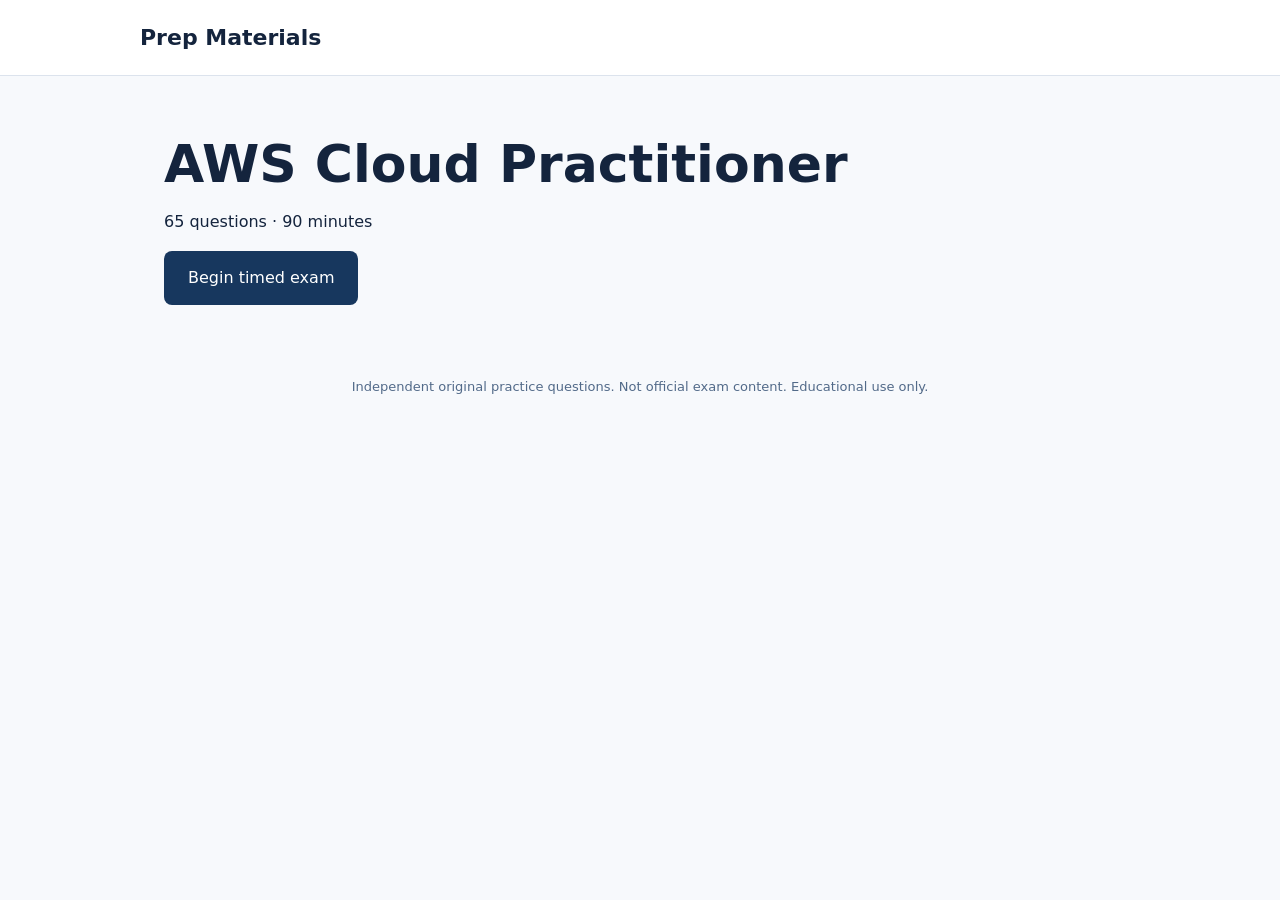
<file: prepmaterials/aws/index.html>
<!doctype html><html lang="en"><meta charset="utf-8"><meta name="viewport" content="width=device-width,initial-scale=1"><title>AWS Cloud Practitioner | Prep Materials</title><link rel="stylesheet" href="../style.css"><body><header><a href="../home/">Prep Materials</a></header><main><a href="../home/">← All exams</a><h1>AWS Cloud Practitioner</h1><p>Practice simulation · 65 original questions · 90 minutes</p><form id="exam"></form><p id="result" role="status"></p><button id="retry" hidden>Retake exam</button></main><footer>Independent original practice questions. Not official exam content. Educational use only.</footer><script src="../exam.js"></script><script>startExam({questions:[["Which pricing model charges for compute usage without a long-term commitment?","On-Demand","Reserved Instances","Savings Plans","Dedicated Hosts"],["Which cloud benefit allows capacity to increase or decrease with demand?","Elasticity","Data sovereignty","Fixed capacity","Capital expenditure"],["Which service provides object storage?","Amazon S3","Amazon EBS","Amazon EFS","Amazon EC2"],["Which service provides virtual servers?","Amazon EC2","Amazon SQS","Amazon SNS","Amazon Route 53"],["Which service runs code without provisioning servers?","AWS Lambda","Amazon Lightsail","Amazon EBS","AWS Direct Connect"],["Which service provides managed relational databases?","Amazon RDS","Amazon S3","Amazon SQS","Amazon CloudFront"],["Which service provides managed NoSQL key-value storage?","Amazon DynamoDB","Amazon Redshift","Amazon Aurora","Amazon EFS"],["Which service distributes content through edge locations?","Amazon CloudFront","Amazon VPC","AWS CloudFormation","Amazon RDS"],["Which service provides DNS routing?","Amazon Route 53","AWS Config","Amazon Inspector","Amazon Macie"],["Which service creates isolated virtual networks?","Amazon VPC","Amazon SNS","AWS Artifact","Amazon Athena"],["Which service distributes incoming traffic among targets?","Elastic Load Balancing","AWS Budgets","AWS CloudTrail","Amazon EBS"],["Which service automatically adjusts EC2 instance capacity?","Amazon EC2 Auto Scaling","AWS Organizations","Amazon Route 53","AWS Shield"],["Which service collects operational metrics and alarms?","Amazon CloudWatch","AWS Artifact","AWS IAM","Amazon S3 Glacier"],["Which service records AWS API activity?","AWS CloudTrail","Amazon CloudFront","Amazon EFS","Amazon Polly"],["Which service tracks resource configuration changes?","AWS Config","Amazon SQS","Amazon SES","AWS Lambda"],["Which service manages users, roles and permissions?","AWS IAM","Amazon RDS","AWS Backup","Amazon Kinesis"],["Which principle grants only permissions required for a task?","Least privilege","Shared tenancy","Open access","Vertical scaling"],["Which feature adds a second authentication factor?","MFA","DNSSEC","CIDR","TLS termination"],["Who is responsible for physical AWS data center security?","AWS","The customer","The customer's ISP","The software vendor"],["Who manages guest OS patches on ordinary EC2 instances?","The customer","AWS exclusively","The domain registrar","The payment processor"],["Which service manages encryption keys?","AWS KMS","Amazon SQS","AWS Budgets","Amazon Route 53"],["Which service stores and rotates application credentials?","AWS Secrets Manager","Amazon CloudFront","Amazon EBS","AWS Cost Explorer"],["Which service helps protect against DDoS attacks?","AWS Shield","AWS Glue","Amazon Athena","AWS Batch"],["Which service filters HTTP requests using web access rules?","AWS WAF","Amazon EFS","AWS Snowball","AWS CodeBuild"],["Which service detects suspicious activity using threat intelligence?","Amazon GuardDuty","Amazon QuickSight","AWS Pricing Calculator","Amazon SES"],["Which service helps discover sensitive data in S3?","Amazon Macie","Amazon Polly","AWS Lambda","Amazon Route 53"],["Which service provides access to AWS compliance reports?","AWS Artifact","AWS Config","Amazon SQS","Amazon EC2"],["Which service centrally manages multiple AWS accounts?","AWS Organizations","Amazon EBS","AWS X-Ray","Amazon Lex"],["Which feature limits maximum available permissions across member accounts?","Service control policies","Security group rules","S3 lifecycle rules","Route tables"],["Which service helps visualize historical AWS spending?","AWS Cost Explorer","AWS Shield","AWS CloudFormation","Amazon Inspector"],["Which service sends alerts when configured spending thresholds are reached?","AWS Budgets","Amazon CloudFront","AWS CodeDeploy","Amazon EFS"],["Which tool estimates planned AWS workload costs?","AWS Pricing Calculator","AWS CloudTrail","Amazon GuardDuty","AWS Config"],["Which purchasing option uses spare EC2 capacity that may be interrupted?","Spot Instances","On-Demand Instances","Dedicated Hosts","Capacity Reservations"],["Which pricing option offers discounts for a committed amount of compute usage?","Savings Plans","Spot Instances","Free data transfer","AWS Budgets"],["Which storage class is designed for frequently accessed S3 objects?","S3 Standard","S3 Glacier Deep Archive","S3 Glacier Flexible Retrieval","S3 One Zone-IA"],["Which storage class is suited to long-term archival with infrequent retrieval?","S3 Glacier Deep Archive","S3 Standard","S3 Express One Zone","S3 Standard-IA"],["Which service provides persistent block storage for EC2?","Amazon EBS","Amazon S3","Amazon SNS","Amazon Athena"],["Which service provides managed elastic NFS file storage?","Amazon EFS","Amazon EBS","Amazon SQS","Amazon Redshift"],["Which service provides a managed message queue?","Amazon SQS","Amazon Route 53","AWS IAM","Amazon CloudFront"],["Which service supports publish-subscribe messaging?","Amazon SNS","Amazon EBS","Amazon RDS","AWS Config"],["Which service routes events from applications and AWS services?","Amazon EventBridge","Amazon EFS","AWS Artifact","Amazon Macie"],["Which service orchestrates workflows using state machines?","AWS Step Functions","Amazon Route 53","Amazon EC2","AWS Shield"],["Which service runs containers using a managed orchestration service native to AWS?","Amazon ECS","Amazon S3","Amazon RDS","AWS CloudTrail"],["Which service provides managed Kubernetes?","Amazon EKS","Amazon SES","Amazon SQS","AWS Config"],["Which compute option runs containers without managing servers?","AWS Fargate","Amazon EBS","Amazon Route 53","AWS Artifact"],["Which service defines infrastructure using templates?","AWS CloudFormation","Amazon GuardDuty","AWS Budgets","Amazon Polly"],["Which service provides a managed data warehouse?","Amazon Redshift","Amazon EFS","Amazon SQS","AWS IAM"],["Which service queries S3 data using SQL without managing servers?","Amazon Athena","Amazon EC2","AWS Shield","Amazon Route 53"],["Which service provides managed data integration and ETL?","AWS Glue","Amazon SNS","Amazon EBS","AWS WAF"],["Which service creates business intelligence dashboards?","Amazon QuickSight","AWS Config","Amazon SQS","AWS KMS"],["Which service converts text into speech?","Amazon Polly","Amazon Lex","Amazon Macie","AWS Backup"],["Which service builds conversational interfaces?","Amazon Lex","Amazon EBS","AWS Artifact","Amazon Redshift"],["Which service provides a dedicated network connection to AWS?","AWS Direct Connect","Amazon CloudFront","Amazon SQS","AWS Lambda"],["Which service establishes encrypted network tunnels over the internet?","AWS Site-to-Site VPN","Amazon Athena","Amazon SES","AWS Budgets"],["What is an Availability Zone?","One or more discrete data centers within a Region","A global DNS domain","An IAM permission boundary","A billing account"],["What is a Region?","A separate geographic area containing Availability Zones","A single EC2 instance","A subnet address","An S3 object"],["Which architecture improves availability if one Availability Zone fails?","Deploy across multiple Availability Zones","Use one larger instance in one zone","Disable health checks","Use one local disk"],["Which Well-Architected pillar focuses on recovering from failures?","Reliability","Cost optimization","Sustainability","Performance efficiency"],["Which pillar focuses on minimizing unnecessary spending?","Cost optimization","Security","Reliability","Operational excellence"],["Which pillar focuses on protecting information and systems?","Security","Sustainability","Performance efficiency","Cost optimization"],["Which service centrally manages backups across supported AWS resources?","AWS Backup","AWS WAF","Amazon Route 53","Amazon Polly"],["Which service scans supported workloads for software vulnerabilities?","Amazon Inspector","Amazon SNS","Amazon EFS","AWS Pricing Calculator"],["Which service provides recommendations on cost, performance and security?","AWS Trusted Advisor","Amazon SQS","Amazon Lex","Amazon EBS"],["Which AWS service provides managed access to foundation models for generative AI?","Amazon Bedrock","Amazon Route 53","AWS Config","Amazon EFS"],["Which financial benefit comes from sharing infrastructure costs across many customers?","Economies of scale","Fixed local capacity","Manual provisioning","Dedicated hardware ownership"]],title:"AWS Cloud Practitioner",minutes:90,expected:65,locked:false})</script></body></html>
</file>
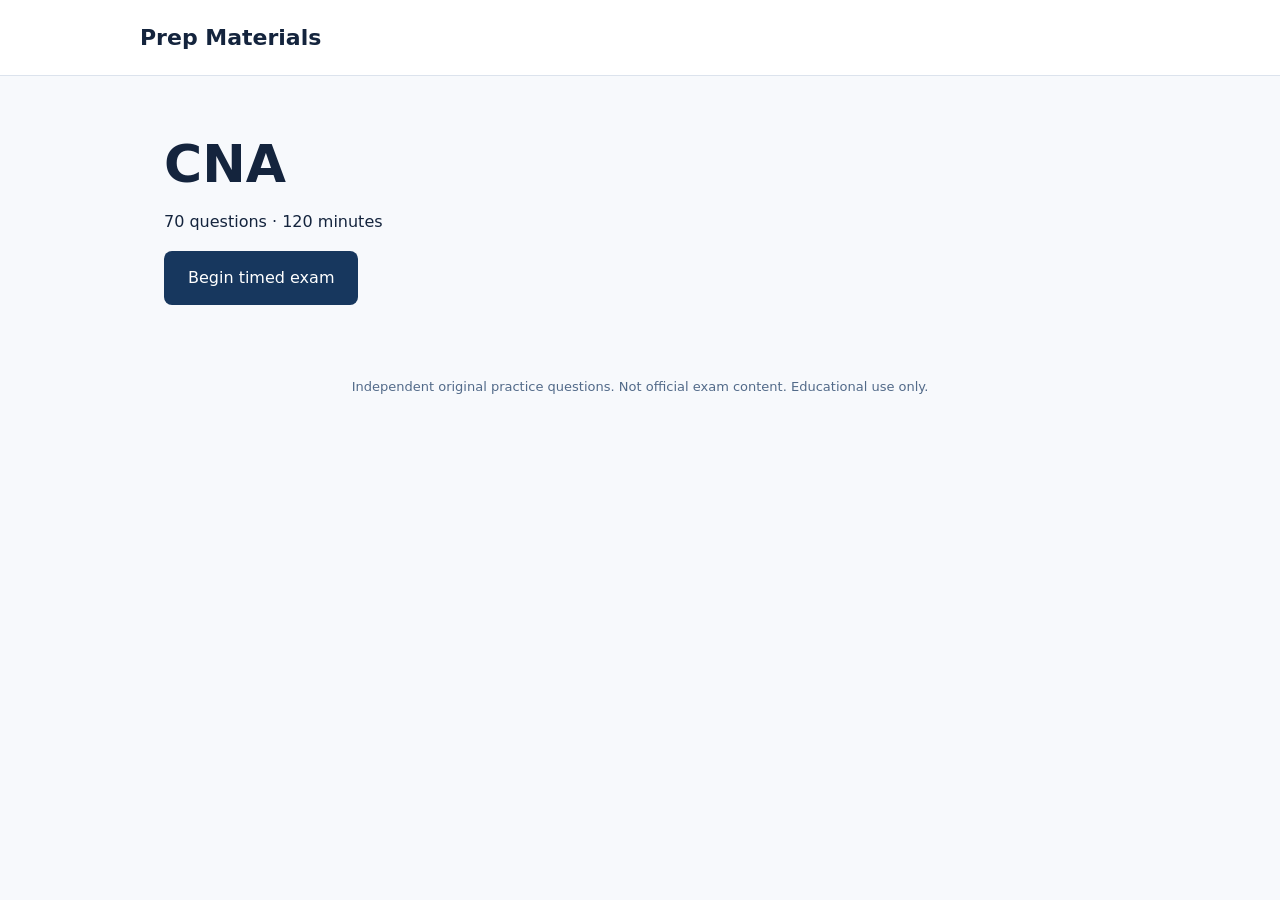
<file: prepmaterials/cna/index.html>
<!doctype html><html lang="en"><meta charset="utf-8"><meta name="viewport" content="width=device-width,initial-scale=1"><title>CNA | Prep Materials</title><link rel="stylesheet" href="../style.css"><body><header><a href="../home/">Prep Materials</a></header><main><a href="../home/">← All exams</a><h1>CNA</h1><p>Practice bank · 70 original questions · 120 minutes · state exam formats vary</p><form id="exam"></form><p id="result" role="status"></p><button id="retry" hidden>Retake exam</button></main><footer>Independent original practice questions. Not official exam content. Educational use only.</footer><script src="../exam.js"></script><script>startExam({questions:[["Before assisting a resident with meals, what should the aide verify?","Prescribed diet and swallowing precautions","Room color","Visitor schedule","Staff lunch preference"],["What should an aide do before entering a resident's room?","Knock and request permission","Enter without warning","Turn off all lights","Move belongings"],["When should hand hygiene be performed?","Before and after resident care","Only at shift end","Only when gloves tear","Only before lunch"],["What is the safest way to identify a resident before care?","Use approved identifiers according to policy","Use room number alone","Recognize clothing","Ask another resident"],["A resident refuses a bath. What should the aide do?","Respect refusal and report it","Force the bath","Threaten punishment","Document completed care"],["Which action protects privacy during personal care?","Close curtains and cover exposed areas","Leave the door open","Invite unnecessary visitors","Discuss care publicly"],["Which action promotes independence?","Encourage the resident to do tasks they can safely perform","Complete every task for them","Remove adaptive devices","Discourage participation"],["What should an aide do when a resident reports new chest pain?","Immediately summon nursing assistance","Finish routine chores first","Offer unprescribed medication","Wait until shift change"],["A resident is found on the floor. What is the first appropriate action?","Call for help and avoid moving them unnecessarily","Lift them immediately alone","Leave them unattended","Ask them to stand quickly"],["What should be done before transferring a resident into a wheelchair?","Lock wheelchair brakes","Remove prescribed footwear","Unlock brakes","Place chair far away"],["Where should a call light be placed?","Within the resident's reach","At the nurses station","Under the bed","Outside the room"],["Which footwear helps prevent falls?","Properly fitting nonslip footwear","Loose slippers","Socks on slippery floors","Oversized shoes"],["How should an aide lift an object safely?","Bend knees and keep load close","Twist while lifting","Bend at waist with straight knees","Hold load far away"],["What should an aide do with a wet floor?","Protect the area and arrange prompt cleanup","Ignore it","Cover it with loose paper","Encourage residents to walk across it"],["Which action is appropriate when a resident begins choking and cannot speak or cough?","Activate emergency help and provide trained choking first aid","Offer water","Leave to finish paperwork","Ask them to lie down alone"],["Which finding should be reported promptly?","New difficulty breathing","Usual appetite","Normal conversation","Stable baseline mobility"],["What is the appropriate position for most residents during oral feeding?","Upright according to care plan","Flat on back","Head lower than feet","Face down"],["What should an aide do if a resident coughs repeatedly while eating?","Stop feeding and notify the nurse","Feed faster","Offer larger bites","Ignore coughing"],["How should food temperature be checked?","According to facility safety procedures before serving","Assume all food is safe","Taste with resident's spoon","Serve boiling liquids immediately"],["Which action respects a resident's food preferences?","Offer permitted alternatives","Force unwanted food","Withhold all meals","Ignore prescribed diet"],["What should be recorded as fluid intake?","Measured fluids consumed","Amount offered regardless of consumption","Only solid food weight","Urine output"],["How should urine output be measured?","Use a graduated container according to policy","Estimate without measuring","Record the container capacity","Discard before measuring"],["Where should a urinary drainage bag be kept?","Below bladder level and off the floor","Above the bladder","On the resident's lap","On the floor"],["Which observation should be reported during catheter care?","New blood in urine","Usual clear yellow urine","Secure tubing","Normal output"],["How should perineal care generally proceed for a female resident?","Front to back","Back to front","Without changing soiled cloth areas","With harsh disinfectant"],["Which action helps prevent pressure injuries?","Reposition according to the care plan","Massage persistent redness","Keep linens wrinkled","Leave skin wet"],["What should an aide do when persistent redness is found over a heel?","Relieve pressure and report it","Massage vigorously","Apply heat without orders","Ignore it"],["Which action protects skin during repositioning?","Use appropriate lifting aids to reduce friction","Drag resident across sheets","Pull by wrists","Use rough linens"],["How should dentures be handled during cleaning?","Protect them from breakage over a lined basin","Use boiling water","Wrap in disposable tissue and discard","Share with another resident"],["Which action is appropriate during oral care for a dependent resident?","Follow aspiration precautions in the care plan","Pour large amounts of water into mouth","Leave resident unattended","Use another resident's toothbrush"],["How should soiled linens be handled?","Keep away from uniform and place in designated container","Shake in the room","Place on floor","Carry against face"],["When should gloves be worn?","When contact with body fluids is anticipated","Instead of hand hygiene always","Only outdoors","Only during documentation"],["After removing gloves, what should the aide do?","Perform hand hygiene","Reuse gloves","Touch clean supplies immediately","Skip cleaning hands"],["What should be done with a used sharp found in a bed?","Protect the area and follow sharps safety reporting procedures","Pick it up with bare hands","Place in regular trash","Recap it by hand"],["Which action is appropriate for transmission-based precautions?","Follow posted PPE and facility instructions","Ignore signs","Share used PPE","Remove precautions independently"],["How should a resident with hearing impairment be addressed?","Face them and speak clearly","Shout from behind","Cover your mouth","Avoid speaking"],["How should an aide communicate with a resident with aphasia?","Allow time and use simple communication aids","Interrupt every response","Assume they cannot understand","Speak only to visitors"],["A resident with dementia asks the same question repeatedly. What is appropriate?","Respond calmly and reassuringly","Scold them","Ignore them","Threaten restrictions"],["A confused resident becomes agitated during care. What should the aide do?","Reduce stimulation and seek assistance if needed","Argue loudly","Force care","Restrain without authorization"],["Which action supports orientation?","Provide familiar cues and a visible clock","Remove calendars","Change rooms unnecessarily","Keep lights off all day"],["What is an appropriate response to a grieving resident?","Listen and acknowledge their feelings","Tell them to stop crying","Dismiss the loss","Change the subject immediately"],["Which statement demonstrates objective documentation?","Resident ate half of lunch","Resident is lazy","Resident is annoying","Resident is probably lying"],["What should an aide do after making a documentation error?","Correct according to facility policy","Erase the record secretly","Blame another aide","Ignore the error"],["Who should receive confidential resident information?","Authorized care team members with a need to know","Friends","Other residents","Social media followers"],["What should an aide do if abuse is suspected?","Protect safety and report promptly according to law and policy","Wait for absolute proof","Keep it secret","Confront alone regardless of safety"],["Which example is neglect?","Failing to provide required basic care","Respecting a capable resident's refusal","Offering permitted choices","Reporting a concern"],["Which example violates resident rights?","Taking personal belongings without permission","Providing privacy","Respecting choices","Explaining care"],["What should an aide do if asked to perform a task outside authorized scope?","Decline and notify the supervising nurse","Perform it secretly","Ask a visitor to perform it","Document it as completed"],["Who establishes or changes the nursing care plan?","Authorized licensed nursing professionals","Any visitor","The aide independently","Other residents"],["What should an aide do with an unexpected vital sign reading?","Report promptly according to policy","Change it to a normal value","Ignore it","Diagnose the condition independently"],["What is counted when measuring respiratory rate?","Breaths per minute","Heartbeats per minute","Steps per minute","Fluid ounces"],["Where is a radial pulse measured?","Wrist","Ankle","Abdomen","Forehead"],["Which action improves accuracy of a routine weight measurement?","Use consistent conditions and the prescribed scale","Guess from appearance","Use different units without conversion","Include unrelated equipment"],["Which observation suggests possible dehydration?","New dry mouth and reduced urine output","Normal moist mouth","Usual urine output","Normal fluid intake"],["Which finding should be reported during bowel care?","New black tarry stool","Usual formed brown stool","Normal bowel pattern","Routine toileting request"],["What should an aide do when a resident has new vomiting?","Protect from aspiration and notify the nurse","Force food","Leave flat and unattended","Ignore it"],["Which action supports safe range-of-motion exercises?","Follow the plan and stop if unexpected pain occurs","Force joints beyond resistance","Move rapidly despite pain","Invent new exercises"],["How should a cane be used during assistance?","Follow the prescribed gait technique","Switch sides randomly","Use it as a pulling handle","Remove it during walking"],["What should be done before using a mechanical lift?","Verify training, equipment and required assistance","Use without checking sling","Ignore weight limits","Operate alone regardless of policy"],["Which action supports restorative care?","Encourage safe practice of daily activities","Discourage all movement","Complete every task unnecessarily","Remove prescribed aids"],["What should an aide do when a resident asks for a medication not on the care assignment?","Refer the request to the licensed nurse","Give medication from another resident","Choose a dose independently","Ignore the request"],["What is appropriate when oxygen equipment is in use?","Keep flames and smoking away","Light candles nearby","Adjust flow independently without authorization","Apply petroleum near oxygen equipment"],["What should an aide do when a resident has a seizure?","Protect from injury and summon help","Put an object in their mouth","Restrain movements forcefully","Give oral fluids during seizure"],["Which action is appropriate when a resident is unresponsive and not breathing normally?","Activate emergency response and follow trained resuscitation protocol","Wait for routine rounds","Offer food","Leave without reporting"],["What should an aide do when a fire is discovered?","Follow facility emergency procedures and protect people in immediate danger","Hide the alarm","Use elevators automatically","Ignore smoke"],["How should a resident's personal possessions be handled?","Respect ownership and obtain permission","Discard without asking","Borrow without consent","Share freely"],["What is appropriate when a resident requests spiritual support?","Help arrange requested support according to preferences","Impose personal beliefs","Refuse all requests","Mock the request"],["Which action supports culturally respectful care?","Ask about individual preferences","Assume everyone shares the same customs","Ignore dietary traditions","Require personal beliefs"],["What should an aide do before leaving a resident after care?","Ensure safety, comfort and access to call light","Leave bed elevated unnecessarily","Remove call light","Leave spills unattended"],["What information is most important at shift handoff?","New changes in condition and care needs","Staff gossip","Room decorations","Personal shopping plans"]],title:"CNA",minutes:120,expected:70,locked:false})</script></body></html>
</file>
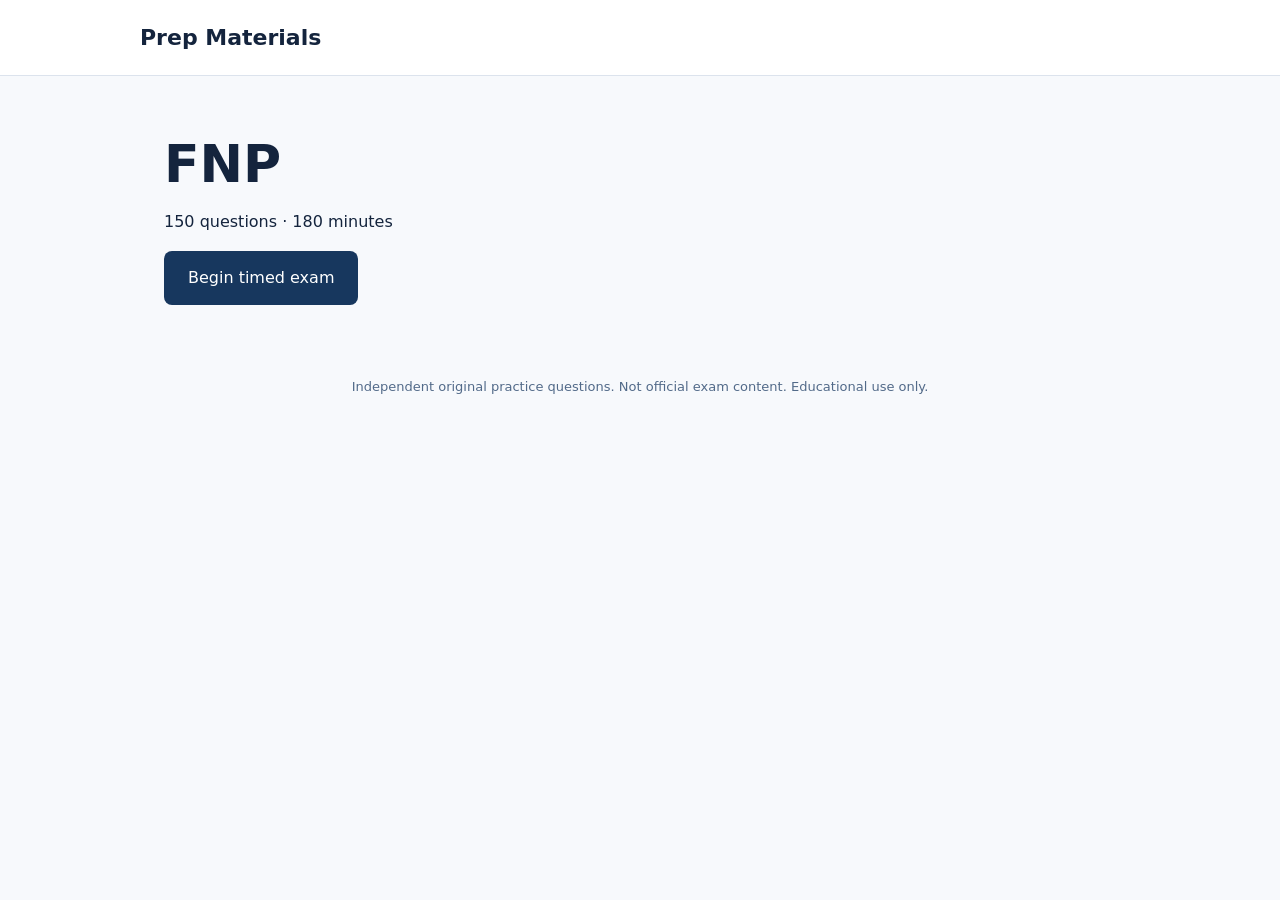
<file: prepmaterials/fnp/index.html>
<!doctype html><html lang="en"><meta charset="utf-8"><meta name="viewport" content="width=device-width,initial-scale=1"><title>FNP | Prep Materials</title><link rel="stylesheet" href="../style.css"><body><header><a href="../home/">Prep Materials</a></header><main><a href="../home/">← All exams</a><h1>FNP</h1><p>Practice bank · 150 original questions · 180 minutes · certification format varies</p><form id="exam"></form><p id="result" role="status"></p><button id="retry" hidden>Retake exam</button></main><footer>Independent original practice questions. Not official exam content. Educational use only.</footer><script src="../exam.js"></script><script>startExam({questions:[["Which test confirms persistent hypertension outside the clinic?","Ambulatory blood pressure monitoring","Chest radiography","Urinalysis alone","Resting ECG alone"],["Which screening test is appropriate for average-risk colorectal cancer screening beginning at age 45?","Annual fecal immunochemical test","Annual abdominal CT","Serum CEA alone","Routine abdominal ultrasound"],["Which finding in acute headache warrants emergency evaluation?","Abrupt thunderclap onset","Typical unchanged tension headache","Mild headache after missed sleep","Stable recurrent headache relieved by rest"],["Which finding suggests giant cell arteritis in an older adult?","New headache with jaw claudication","Chronic bilateral nasal congestion","Isolated longstanding tinnitus","Stable seasonal itching"],["Which test is most useful initially for suspected primary hypothyroidism?","TSH","Serum lipase","Troponin","D-dimer"],["Which finding suggests Graves disease?","Diffuse goiter with orbitopathy","Painful unilateral ear swelling","Isolated cold intolerance","Low thyroid hormone with high TSH"],["Which laboratory pattern suggests primary hyperparathyroidism?","Elevated calcium with inappropriately elevated PTH","Low calcium with suppressed PTH","Elevated sodium with low potassium","Low glucose with high insulin"],["Which symptom is characteristic of benign paroxysmal positional vertigo?","Brief vertigo triggered by head position","Continuous syncope during exercise","Persistent unilateral weakness","Progressive painless visual loss"],["Which examination finding supports acute otitis externa?","Pain with tragal manipulation","Painless middle ear effusion alone","Normal ear canal with jaw claudication","Bilateral retinal hemorrhage"],["Which otoscopic finding supports acute otitis media?","Bulging tympanic membrane","Normal translucent membrane","Isolated cerumen","Normal mobile membrane"],["Which finding suggests bacterial rather than uncomplicated viral sinusitis?","Symptoms persisting at least ten days without improvement","One day of clear rhinorrhea","Sneezing after pollen exposure","Mild congestion for two days"],["Which test confirms group A streptococcal pharyngitis in an appropriate symptomatic patient?","Rapid antigen detection test","Serum sodium","Chest CT","Spirometry"],["Which finding suggests peritonsillar abscess?","Unilateral throat swelling with trismus","Bilateral itchy eyes","Clear rhinorrhea alone","Painless oral ulcer for one day"],["Which finding suggests retinal detachment?","Sudden flashes and a curtain over vision","Gradual symmetric near-vision difficulty","Mild bilateral itching","Stable refractive error"],["Which symptom suggests acute angle closure glaucoma?","Painful red eye with halos and nausea","Painless gradual near-vision decline","Mild seasonal tearing","Stable eyelid freckle"],["Which test confirms airflow obstruction in suspected COPD?","Post-bronchodilator spirometry","Pulse oximetry alone","Chest radiograph alone","Peak temperature"],["Which spirometry finding supports variable airflow limitation in asthma?","Significant improvement after bronchodilator","Fixed normal values on every occasion","Isolated reduced hemoglobin","Elevated serum creatinine"],["Which finding in a patient with cough raises concern for pneumonia?","Fever with focal crackles","Isolated itchy nose","Normal breathing with seasonal sneezing","Chronic unchanged throat clearing"],["Which symptom raises concern for pulmonary embolism?","Sudden unexplained dyspnea with pleuritic pain","Gradual painless hair loss","Chronic isolated finger stiffness","Stable seasonal rhinitis"],["Which finding is characteristic of stable angina?","Exertional chest pressure relieved by rest","Pain reproducible only by touching a bruise","Brief isolated ear pain","Chronic painless ankle swelling"],["Which pulse finding suggests atrial fibrillation?","Irregularly irregular rhythm","Regular rhythm at 70 bpm","Regular respiratory variation only","Regular bounding pulse"],["Which test evaluates suspected heart failure with structural dysfunction?","Echocardiography","Skin biopsy","Audiometry","Colonoscopy"],["Which physical finding suggests aortic stenosis?","Systolic ejection murmur radiating to carotids","Continuous bowel sounds","Isolated abdominal bruit only","Diastolic murmur at apex alone"],["Which finding suggests peripheral arterial disease?","Exertional calf pain relieved by rest","Symmetric itchy rash","Pain relieved by walking farther","Isolated finger tremor"],["Which test is appropriate initially for suspected lower extremity arterial disease?","Ankle-brachial index","EEG","Throat culture","Serum amylase"],["Which test is commonly used to evaluate suspected proximal lower extremity DVT?","Compression ultrasonography","Plain foot radiograph","Spirometry","Audiometry"],["Which symptom is typical of gastroesophageal reflux?","Burning retrosternal discomfort after meals","Sudden unilateral hearing loss","Isolated dysuria","Exertional calf cramping"],["Which finding in dyspepsia warrants further evaluation rather than routine empiric treatment alone?","Progressive dysphagia","Occasional mild postprandial fullness","Transient belching","Stable symptoms after spicy food"],["Which noninvasive test detects active H. pylori infection?","Urea breath test","Serum sodium","Fasting glucose","Urine culture"],["Which symptom suggests biliary colic?","Episodic right upper quadrant pain after fatty meals","Isolated left wrist pain","Painless urinary frequency","Chronic nasal itching"],["Which imaging test is generally first-line for suspected gallstones?","Right upper quadrant ultrasound","Brain MRI","Chest radiography","DEXA"],["Which laboratory test supports acute pancreatitis?","Serum lipase","TSH","Ferritin alone","Platelet count alone"],["Which symptom is typical of uncomplicated cystitis?","Dysuria and urinary frequency","Flank pain with high fever","Hemoptysis","Jaundice"],["Which finding suggests pyelonephritis rather than uncomplicated cystitis?","Fever and costovertebral angle tenderness","Isolated urinary urgency","Mild suprapubic discomfort alone","No systemic symptoms"],["Which finding suggests testicular torsion?","Sudden severe unilateral testicular pain","Chronic painless symmetric swelling","Mild itching after exercise","Gradual urinary frequency"],["Which symptom suggests ectopic pregnancy in a patient with a positive pregnancy test?","Pelvic pain with vaginal bleeding","Isolated nasal congestion","Chronic bilateral knee pain","Stable mild acne"],["Which test is used to screen for gestational diabetes during routine pregnancy?","Glucose challenge or oral glucose tolerance testing per protocol","Serum lipase","Chest radiography","Urine culture alone"],["Which supplement reduces neural tube defect risk when taken before conception?","Folic acid","Vitamin K","Vitamin E","Sodium chloride"],["Which finding warrants urgent evaluation for preeclampsia?","New severe headache and visual disturbance after 20 weeks","Mild nausea early in pregnancy","Stable mild fatigue","Occasional heartburn"],["Which finding is characteristic of menopause?","Twelve months of amenorrhea without another cause","One missed period alone","Positive pregnancy test","Regular ovulatory cycles"],["Which screening method measures bone mineral density?","DXA","ECG","Spirometry","EEG"],["Which finding suggests carpal tunnel syndrome?","Paresthesia in median nerve distribution","Isolated fifth toe pain","Loss of ankle reflex alone","Posterior calf bruising"],["Which finding suggests rheumatoid arthritis?","Symmetric small-joint swelling with prolonged morning stiffness","Brief stiffness after activity only","Isolated traumatic bruising","Painless normal joints"],["Which finding suggests osteoarthritis?","Joint pain worse with use and brief morning stiffness","Prolonged systemic fever","Acute migratory rash","Symmetric inflammatory swelling with hours of stiffness"],["Which finding suggests gout?","Acute painful first metatarsophalangeal joint inflammation","Painless chronic nail discoloration","Symmetric painless finger swelling","Isolated shoulder weakness"],["Which synovial fluid finding confirms gout?","Needle-shaped negatively birefringent crystals","Rhomboid positively birefringent crystals","Normal fluid without crystals","Elevated serum glucose"],["Which finding in acute back pain warrants emergency evaluation?","New urinary retention with saddle anesthesia","Mild pain after lifting without neurologic symptoms","Stable chronic stiffness","Pain improving with rest"],["Which finding suggests iron deficiency anemia?","Low ferritin","Elevated ferritin from iron overload","High transferrin saturation","Elevated hemoglobin"],["Which finding suggests vitamin B12 deficiency?","Macrocytosis with paresthesias","Microcytosis with low ferritin only","Isolated thrombocytosis","Elevated hemoglobin"],["Which laboratory test is appropriate for monitoring long-term glycemic control?","Hemoglobin A1c","Serum chloride","Serum lipase","INR"],["Which symptom suggests hypoglycemia?","Sweating and tremor","Gradual thirst alone","Chronic dry skin","Painless jaundice"],["Which finding suggests diabetic peripheral neuropathy?","Distal symmetric sensory loss","Isolated acute facial swelling","Unilateral hearing loss","Focal abdominal tenderness"],["Which screening test evaluates diabetic kidney disease?","Urine albumin-to-creatinine ratio","Throat culture","Serum amylase","Stool occult blood alone"],["Which finding suggests melanoma?","An evolving asymmetric pigmented lesion","Stable symmetric nevus","Uniform unchanged freckle","Transient pressure mark"],["Which skin lesion is characteristic of basal cell carcinoma?","Pearly papule with rolled border","Transient wheal","Symmetric bruising after trauma","Diffuse dry skin"],["Which rash is characteristic of herpes zoster?","Painful unilateral dermatomal vesicles","Symmetric nonpainful freckles","Generalized transient flushing","Isolated comedones"],["Which finding suggests cellulitis?","Expanding warm tender erythema","Stable painless pigmentation","Dry symmetric scaling without inflammation","Transient blanching after pressure"],["Which finding suggests tinea corporis?","Annular scaly plaque with central clearing","Dermatomal vesicles","Pearly ulcerated papule","Diffuse petechiae"],["Which symptom supports major depressive disorder when persistent with other diagnostic features?","Loss of interest or pleasure","Brief happiness after good news","Isolated seasonal sneezing","Transient hunger"],["Which action is indicated when a patient reports imminent suicidal intent with a plan?","Arrange immediate emergency safety evaluation","Schedule routine annual follow-up","Recommend exercise alone","Ignore the disclosure"],["Which symptom suggests mania?","Decreased need for sleep with elevated energy and impairment","Normal sleep with stable mood","Isolated fatigue after exercise","Brief sadness after disappointment"],["Which screening instrument assesses depressive symptoms?","PHQ-9","Ankle-brachial index","Glasgow coma scale alone","Apgar score"],["Which finding suggests delirium?","Acute fluctuating inattention","Stable longstanding memory deficit alone","Normal alertness","Gradual isolated hearing loss"],["Which infant finding warrants urgent assessment?","Central cyanosis","Brief hiccups","Occasional sneezing","Transient acrocyanosis"],["Which finding suggests dehydration in a child?","Reduced urine output","Normal tears and moist mucosa","Normal capillary refill","Usual fluid intake"],["Which finding suggests croup?","Barking cough and inspiratory stridor","Isolated dysuria","Chronic painless rash","Exertional calf pain"],["Which finding suggests bronchiolitis in an infant?","Viral prodrome followed by wheezing and increased respiratory effort","Isolated ear itching","Chronic joint swelling","Painless jaundice"],["Which finding suggests intussusception?","Intermittent severe abdominal pain with vomiting","Stable painless constipation alone","Chronic nasal congestion","Isolated foot pain"],["Which finding suggests pyloric stenosis in a young infant?","Progressive projectile nonbilious vomiting","Bilious vomiting as the classic presentation","Chronic productive cough","Painless bloody urine"],["Which finding suggests developmental hip dysplasia in an older infant?","Limited hip abduction","Symmetric full hip movement","Normal bilateral red reflex","Normal hearing response"],["Which finding suggests possible amblyopia risk in a child?","Persistent ocular misalignment","Normal aligned eyes","Symmetric normal visual acuity","Transient blinking"],["Which vaccine type is generally contraindicated in severe immunosuppression?","Live attenuated","Inactivated","Toxoid","Recombinant protein"],["Which approach improves shared decision-making?","Discuss benefits, harms and patient preferences","Choose without explaining alternatives","Ignore patient priorities","Provide only the preferred option"],["Which prevention level includes vaccination?","Primary","Secondary","Tertiary","Diagnostic"],["Which prevention level includes screening asymptomatic patients?","Secondary","Primary","Tertiary","Palliative"],["Which measure is the proportion of people with disease who test positive?","Sensitivity","Specificity","Negative predictive value","Prevalence"],["Which measure is the proportion of people without disease who test negative?","Specificity","Sensitivity","Incidence","Positive predictive value"],["Which study design randomly assigns an intervention?","Randomized controlled trial","Case report","Cross-sectional survey","Ecological study"],["Which measure describes new cases over a specified period?","Incidence","Prevalence","Specificity","Sensitivity"],["Which action supports medication reconciliation?","Compare actual medication use with documented prescriptions","Copy the previous list without review","Ignore supplements","Remove all medications"],["Which finding suggests anaphylaxis after medication exposure?","Wheezing and hypotension","Isolated chronic dry skin","Stable mild fatigue","Gradual hair thinning"],["Which medication is first-line for anaphylaxis?","Intramuscular epinephrine","Oral acetaminophen","Topical antifungal","Oral iron"],["Which drug class can cause angioedema?","ACE inhibitors","Topical emollients","Bulk fiber supplements","Saline nasal sprays"],["Which medication combination increases risk of severe hypotension?","Nitrates and sildenafil","Acetaminophen and saline spray","Topical moisturizer and sunscreen","Fiber and water"],["Which adverse effect is associated with thiazide diuretics?","Hypokalemia","Hyperkalemia as the typical effect","Severe neutropenia as the typical effect","Hypoglycemia as the typical effect"],["Which drug class is associated with dry cough?","ACE inhibitors","Statins","Proton pump inhibitors","Antihistamines"],["Which adverse effect is associated with metformin?","Gastrointestinal upset","Persistent severe hypoglycemia as monotherapy","Ototoxicity as the usual effect","Gingival hyperplasia"],["Which drug class increases genital mycotic infection risk?","SGLT2 inhibitors","ACE inhibitors","Statins","Thiazides"],["Which medication is used for opioid overdose reversal?","Naloxone","Vitamin K","Protamine","Acetylcysteine"],["Which medication reverses acetaminophen toxicity?","Acetylcysteine","Naloxone","Atropine","Protamine"],["Which medication is associated with photosensitivity?","Doxycycline","Insulin glargine","Levothyroxine","Polyethylene glycol"],["Which medication requires INR monitoring for routine dose adjustment?","Warfarin","Apixaban","Aspirin","Clopidogrel"],["Which medication class increases gastrointestinal ulcer risk?","NSAIDs","Topical emollients","Saline nasal sprays","Bulk-forming fiber"],["Which instruction is appropriate for inhaled corticosteroids?","Rinse mouth after use","Use only for immediate rescue","Swallow the inhaler contents","Stop abruptly whenever asymptomatic"],["Which finding suggests oral candidiasis?","Removable white plaques with erythematous base","Normal pink mucosa","Isolated dental fracture","Stable pigmented freckle"],["Which finding suggests Bell palsy rather than a typical cortical stroke?","Unilateral weakness including forehead movement","Isolated leg weakness","Aphasia with arm weakness","Visual field deficit alone"],["Which finding suggests migraine aura?","Gradually spreading reversible visual symptoms","Persistent fever with neck stiffness","Sudden permanent monocular blindness","Progressive unilateral hearing loss"],["Which finding suggests meningitis?","Fever with neck stiffness and headache","Stable seasonal itching","Chronic knee crepitus","Isolated painless bruising"],["Which finding suggests Parkinson disease?","Bradykinesia with resting tremor","Acute fever and rash","Isolated chronic cough","Sudden abdominal pain"],["Which finding suggests essential tremor?","Action tremor of both hands","Isolated resting tremor with bradykinesia","Acute unilateral paralysis","Persistent loss of sensation"],["Which test evaluates suspected obstructive sleep apnea?","Sleep study","Colonoscopy","Skin biopsy","Urine culture"],["Which finding suggests restless legs syndrome?","Urge to move legs at rest relieved by movement","Exertional calf pain relieved by rest","Fixed painless leg weakness","Acute unilateral swelling"],["Which finding suggests allergic rhinitis?","Sneezing with itchy eyes and clear rhinorrhea","High fever with focal lung crackles","Purulent ear drainage","Severe unilateral facial weakness"],["Which finding suggests infectious mononucleosis?","Posterior cervical lymphadenopathy with fatigue and pharyngitis","Isolated dysuria","Chronic ankle edema","Painless visual loss"],["Which test is used to diagnose HIV in routine initial screening?","Fourth-generation antigen-antibody assay","Serum lipase","Urine dipstick","Chest radiograph"],["Which test identifies latent tuberculosis infection?","Interferon-gamma release assay","Routine sputum Gram stain alone","Serum troponin","ECG"],["Which finding suggests secondary syphilis?","Rash involving palms and soles","Isolated chronic knee crepitus","Transient pressure mark","Painless nasal congestion"],["Which test is commonly used to detect chlamydia?","Nucleic acid amplification test","Serum calcium","Routine ECG","Chest radiograph"],["Which symptom suggests bacterial vaginosis?","Thin discharge with fishy odor","Painful dermatomal vesicles","Heavy bleeding with syncope","Isolated urinary retention"],["Which symptom suggests vulvovaginal candidiasis?","Pruritus with thick white discharge","Painless hematuria","Foul thin discharge without itching as classic finding","Sudden severe pelvic pain"],["Which finding suggests benign prostatic hyperplasia?","Progressive weak urinary stream and hesitancy","Sudden severe testicular pain","Acute hemoptysis","Painless visual loss"],["Which finding suggests acute prostatitis?","Fever with pelvic pain and urinary symptoms","Stable painless nocturia alone","Chronic nasal itching","Isolated ankle pain"],["Which finding suggests nephrolithiasis?","Colicky flank pain radiating toward groin","Chronic painless bilateral edema","Isolated sore throat","Gradual hearing loss"],["Which laboratory finding supports chronic kidney disease when persistent for at least three months?","Estimated GFR below 60 mL/min/1.73 m²","Normal GFR with no kidney damage markers","Normal serum sodium","Normal hemoglobin alone"],["Which finding suggests nephrotic syndrome?","Heavy proteinuria with edema","Isolated mild dysuria","Normal urine protein","Isolated nasal congestion"],["Which finding suggests acute hepatitis?","Elevated aminotransferases with jaundice","Isolated low ferritin","Normal liver tests with ankle sprain","Elevated TSH alone"],["Which finding suggests inflammatory bowel disease rather than uncomplicated IBS?","Persistent bloody diarrhea and weight loss","Pain relieved by defecation without alarm features","Stable intermittent bloating","Normal inflammatory markers alone"],["Which symptom suggests irritable bowel syndrome?","Recurrent abdominal pain associated with altered bowel habits","Progressive dysphagia","Persistent gastrointestinal bleeding","Unexplained severe anemia"],["Which finding suggests acute diverticulitis?","Left lower quadrant pain with fever","Isolated ear pain","Painless chronic reflux","Right shoulder pain alone"],["Which finding suggests appendicitis?","Periumbilical pain migrating to right lower quadrant","Chronic bilateral knee pain","Painless jaundice","Isolated urinary frequency"],["Which finding suggests bowel obstruction?","Distention, vomiting and inability to pass stool or gas","Normal stool passage and appetite","Isolated sore throat","Stable mild heartburn"],["Which finding suggests abdominal aortic aneurysm rupture?","Sudden abdominal or back pain with hypotension","Chronic mild nasal congestion","Stable painless rash","Isolated finger stiffness"],["Which finding suggests cauda equina syndrome?","Saddle anesthesia and new bladder dysfunction","Stable mild lumbar soreness","Isolated neck stiffness","Pain improving with activity"],["Which finding suggests septic arthritis?","Acute hot swollen joint with severe pain on passive movement","Stable mild crepitus","Painless chronic deformity","Symmetric normal joints"],["Which test is essential when septic arthritis is suspected?","Synovial fluid analysis and culture","Routine skin allergy testing","Audiometry","Spirometry"],["Which finding suggests Achilles tendon rupture?","Positive Thompson test","Positive Phalen test","Positive Murphy sign","Positive Romberg test"],["Which finding suggests rotator cuff disease?","Pain or weakness with shoulder abduction","Isolated ankle swelling","Painful urination","Chronic nasal itching"],["Which finding suggests lateral epicondylitis?","Lateral elbow pain with resisted wrist extension","Medial ankle pain with walking","Isolated finger numbness at rest","Painless shoulder clicking"],["Which finding suggests plantar fasciitis?","Heel pain with first steps after rest","Acute calf swelling","Painless toe discoloration","Isolated knee instability"],["Which finding suggests osteoporosis-related vertebral compression fracture?","New focal back pain after minimal trauma in an at-risk older adult","Chronic nasal congestion","Isolated wrist itching","Stable mild muscle soreness"],["Which finding suggests obstructive jaundice?","Elevated conjugated bilirubin and alkaline phosphatase","Isolated low hemoglobin","Low TSH with normal liver tests","Elevated troponin alone"],["Which finding suggests acute adrenal insufficiency?","Hypotension with weakness and possible hyperkalemia","Stable hypertension with normal energy","Isolated mild acne","Persistent hypernatremia as classic finding"],["Which finding suggests Cushing syndrome?","Proximal weakness with wide violaceous striae","Weight loss with hypotension","Isolated ear pain","Normal skin and muscle strength"],["Which finding suggests acromegaly?","Progressive enlargement of hands and feet","Sudden unilateral leg edema","Isolated dry cough","Acute abdominal pain"],["Which finding suggests polycystic ovary syndrome?","Ovulatory dysfunction with clinical hyperandrogenism","Regular ovulation without androgen excess","Acute fever with pelvic pain","Positive pregnancy test alone"],["Which finding suggests cervical radiculopathy?","Neck pain radiating into arm with dermatomal symptoms","Isolated urinary frequency","Symmetric painless ankle swelling","Chronic nasal congestion"],["Which finding suggests diabetic ketoacidosis?","Ketosis with metabolic acidosis","Normal pH and absent ketones","Isolated high LDL","Low ferritin alone"],["Which finding suggests hyperosmolar hyperglycemic state?","Marked hyperglycemia and hyperosmolality with severe dehydration","Isolated mild fasting hyperglycemia","Normal serum osmolality","Low glucose with tremor"],["Which finding suggests acute stroke?","Sudden focal neurologic deficit","Gradual symmetric hair loss","Chronic mild joint pain","Stable seasonal rhinitis"],["Which action is appropriate for suspected acute stroke in primary care?","Activate emergency medical services immediately","Arrange routine imaging next month","Ask patient to drive home","Observe until tomorrow"],["Which finding suggests acute coronary syndrome?","New prolonged chest pressure with diaphoresis","Stable mild reproducible muscle soreness","Chronic painless rash","Isolated nasal itching"],["Which action is appropriate for suspected acute coronary syndrome in clinic?","Activate emergency medical services","Schedule routine follow-up","Encourage vigorous exercise","Send patient home without assessment"],["Which finding suggests hypertensive emergency?","Severe blood pressure elevation with acute target-organ injury","Elevated pressure without acute injury alone","Normal blood pressure with mild fatigue","Stable treated hypertension"],["Which finding suggests infective endocarditis?","Persistent fever with new murmur in an at-risk patient","Stable innocent murmur without symptoms","Isolated chronic nasal itching","Mild muscle soreness after exercise"],["Which finding suggests pericarditis?","Chest pain improved by leaning forward","Exertional calf pain","Isolated dysuria","Painless jaundice"],["Which finding suggests acute mastoiditis?","Postauricular swelling and tenderness after otitis media","Isolated cerumen","Normal painless mastoid","Bilateral seasonal itching"],["Which finding suggests orbital cellulitis?","Painful eye movements with proptosis and fever","Mild eyelid itching with normal movement","Stable refractive error","Painless subconjunctival hemorrhage"],["Which finding suggests temporal arteritis with threatened vision?","New visual loss with jaw claudication","Stable presbyopia","Mild seasonal tearing","Chronic unchanged tinnitus"],["Which action is appropriate for suspected abuse of a child?","Ensure safety and report according to applicable law","Wait for proof beyond reasonable doubt","Promise absolute secrecy","Confront the suspected abuser without safety planning"],["Which approach best evaluates a patient's understanding of a treatment plan?","Teach-back","Ask only whether they understand","Provide a leaflet without discussion","Assume understanding from silence"]],title:"FNP",minutes:180,expected:150,locked:false})</script></body></html>
</file>
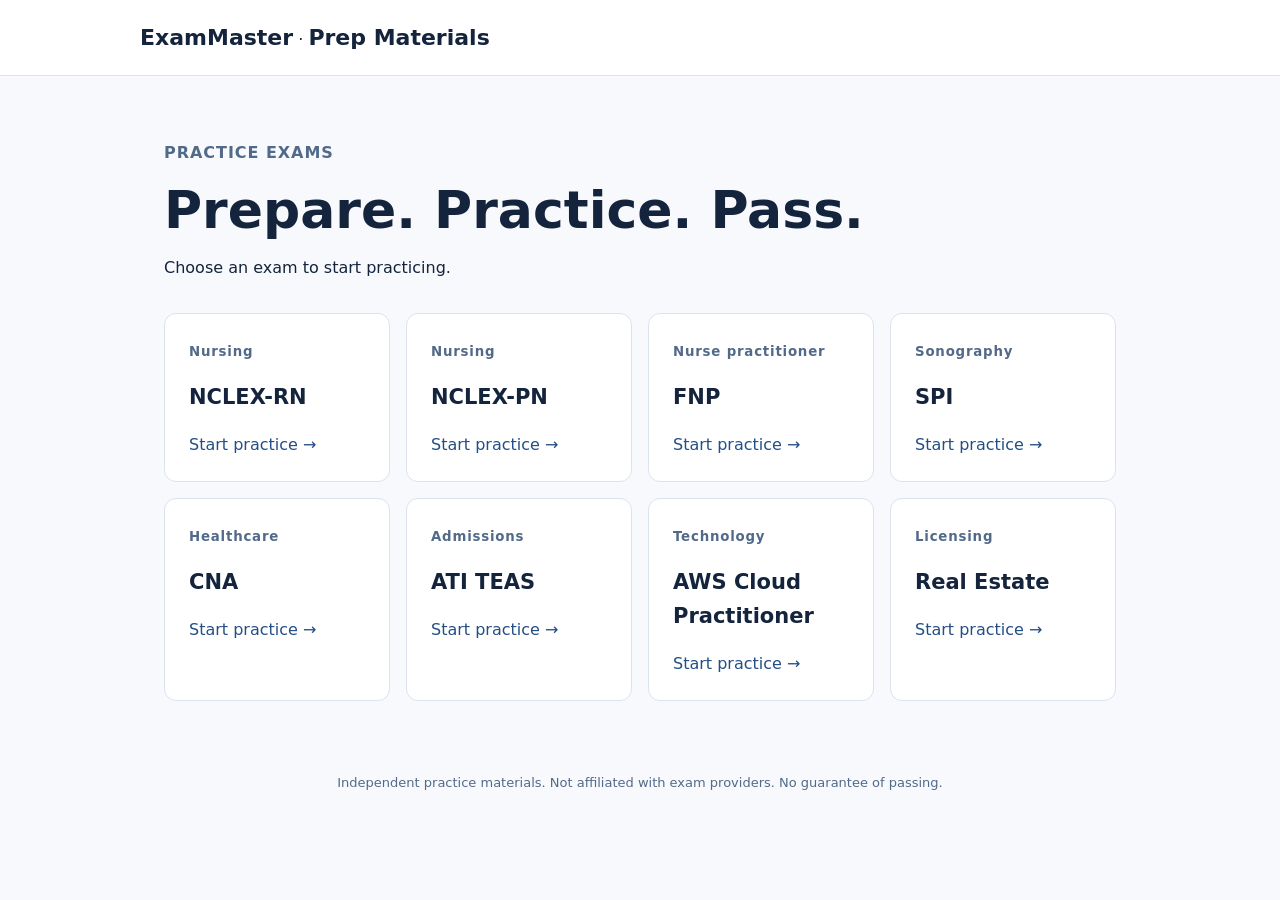
<file: prepmaterials/home/index.html>
<!doctype html><html lang="en"><meta charset="utf-8"><meta name="viewport" content="width=device-width,initial-scale=1"><title>Practice exams | Prep Materials</title><link rel="stylesheet" href="../style.css"><body><header><a href="../../">ExamMaster</a> · <a href="./">Prep Materials</a></header><main><p class="eyebrow">PRACTICE EXAMS</p><h1>Prepare. Practice. Pass.</h1><p>Choose an exam to start practicing.</p><section class="grid"><a class="tile" href="../nclex-rn/"><small>Nursing</small><h2>NCLEX-RN</h2><span>Start practice →</span></a><a class="tile" href="../nclex-pn/"><small>Nursing</small><h2>NCLEX-PN</h2><span>Start practice →</span></a><a class="tile" href="../fnp/"><small>Nurse practitioner</small><h2>FNP</h2><span>Start practice →</span></a><a class="tile" href="../spi/"><small>Sonography</small><h2>SPI</h2><span>Start practice →</span></a><a class="tile" href="../cna/"><small>Healthcare</small><h2>CNA</h2><span>Start practice →</span></a><a class="tile" href="../ati-teas/"><small>Admissions</small><h2>ATI TEAS</h2><span>Start practice →</span></a><a class="tile" href="../aws/"><small>Technology</small><h2>AWS Cloud Practitioner</h2><span>Start practice →</span></a><a class="tile" href="../real-estate/"><small>Licensing</small><h2>Real Estate</h2><span>Start practice →</span></a></section></main><footer>Independent practice materials. Not affiliated with exam providers. No guarantee of passing.</footer></body></html>
</file>
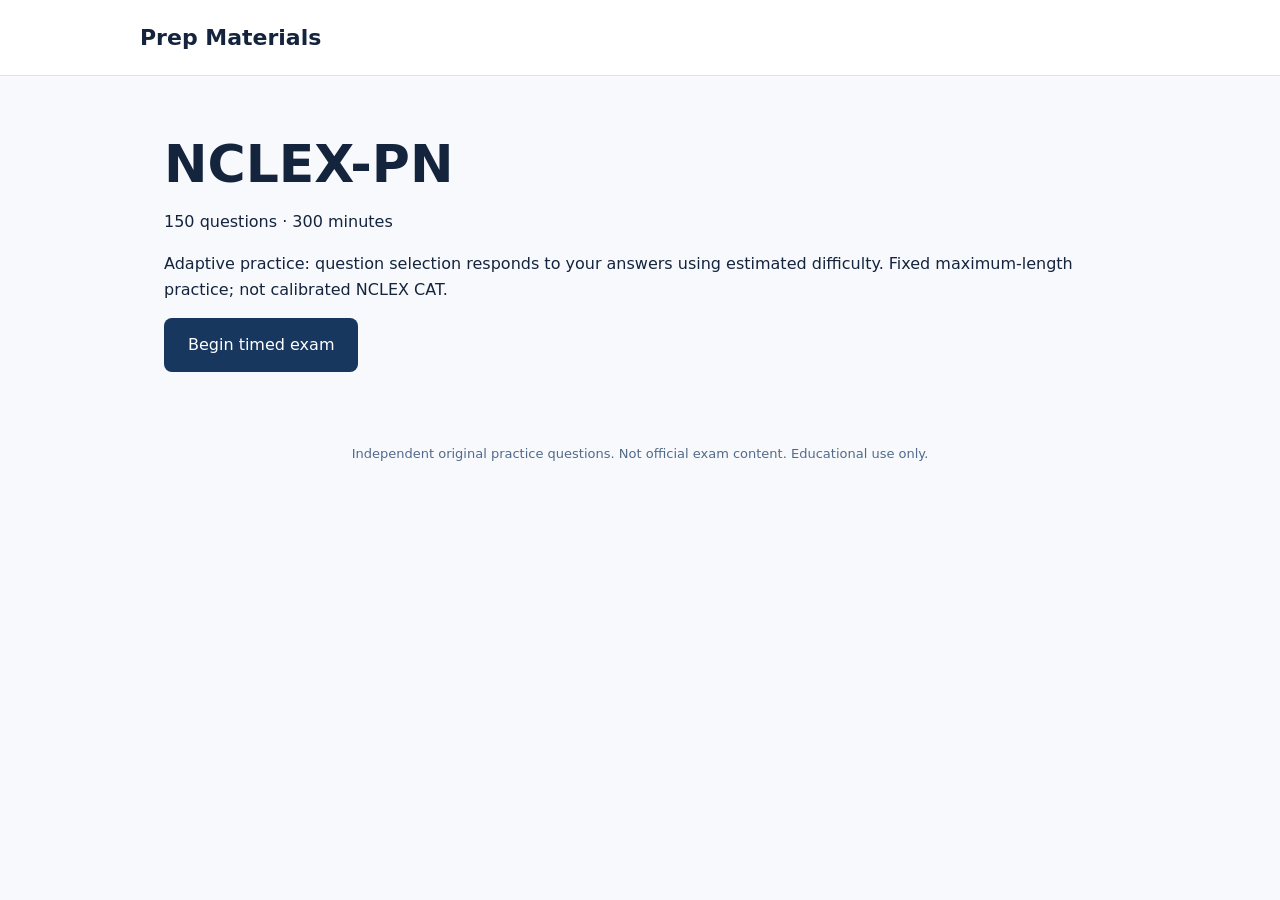
<file: prepmaterials/nclex-pn/index.html>
<!doctype html><html lang="en"><meta charset="utf-8"><meta name="viewport" content="width=device-width,initial-scale=1"><title>NCLEX-PN | Prep Materials</title><link rel="stylesheet" href="../style.css"><body><header><a href="../home/">Prep Materials</a></header><main><a href="../home/">← All exams</a><h1>NCLEX-PN</h1><p>Maximum-length practice bank · 150 original questions · 300-minute cap · not calibrated CAT</p><form id="exam"></form><p id="result" role="status"></p><button id="retry" hidden>Retake exam</button></main><footer>Independent original practice questions. Not official exam content. Educational use only.</footer><script src="../exam.js"></script><script>startExam({questions:[["Before administering medication, what should you verify?","Two patient identifiers","Room number only","Bed number","Patient clothing"],["Which finding requires prompt reporting?","New sudden confusion","Stable appetite","Usual sleep pattern","Normal temperature"],["A practical nurse observes a new change in a stable patient's condition. What is the appropriate action?","Collect relevant observations and promptly notify the supervising RN","Independently change the medical diagnosis","Wait until the next shift","Discontinue prescribed care without consultation"],["A patient asks the practical nurse to explain a newly proposed surgical procedure's risks. What should the nurse do?","Refer unanswered consent questions to the responsible clinician","Guarantee the procedure is risk-free","Obtain consent without clarification","Tell the patient not to ask questions"],["Which assignment is generally most suitable for a practical nurse within applicable scope?","Routine wound care for a stable patient with an established plan","Independent triage of multiple unstable patients","Independent initial comprehensive assessment of an unstable patient","Prescribing a new antibiotic"],["A practical nurse finds an unexpected medication dose on the MAR. What is the best action?","Clarify the order before administering it","Administer it because it appears on the MAR","Change the dose independently","Ask the patient to choose the dose"],["A stable patient has a prescribed dressing change. Which action is appropriate?","Follow the established wound care plan and report unexpected findings","Change the treatment regimen independently","Ignore new drainage","Omit documentation"],["A patient has difficulty following an established diabetes teaching plan. What should the practical nurse do?","Reinforce teaching and communicate barriers to the RN","Discontinue the teaching plan","Change the insulin prescription","Document mastery without assessment"],["Which finding should a practical nurse report immediately during routine rounds?","New confusion and low oxygen saturation","A request for an extra blanket","A preference for a different television channel","A scheduled meal arriving"],["A patient needs assistance with bathing but can wash independently above the waist. What should the nurse do?","Encourage independent participation within safe limits","Perform every task regardless of ability","Require the patient to stand unsupported","Withhold hygiene assistance"],["Which observation should be documented objectively?","Two-centimeter area of redness on the left heel","Patient is difficult","Patient looks lazy","Patient is probably exaggerating"],["A patient receiving routine care develops new severe chest pain. What should the practical nurse do?","Activate urgent assistance and assess within scope","Wait for the next scheduled observation","Complete routine bathing first","Ask the patient to walk it off"],["Which action supports continuity of care at shift change?","Report recent changes, interventions and outstanding concerns","Report only the room number","Omit abnormal findings already charted","Discuss unrelated personal matters"],["A practical nurse is asked to perform an unfamiliar procedure. What should the nurse do?","Verify scope, competence and required supervision before proceeding","Perform it without preparation","Ask an untrained visitor to help","Document it as completed without performing it"],["A resident with dementia becomes distressed during bathing. What is the best initial response?","Stop briefly, reassure the resident and adapt the approach","Force completion immediately","Threaten loss of privileges","Ignore signs of distress"],["Which action is appropriate when assisting a patient with a prescribed walker?","Check fit and reinforce the prescribed gait technique","Encourage use on wet floors","Remove the walker when the patient stands","Pull the patient forward by the walker"],["A patient on a fluid restriction requests another drink. What should the nurse do?","Review the remaining allowance and offer appropriate options","Ignore the restriction","Withhold all oral fluids regardless of the order","Change the prescribed restriction independently"],["Which action is appropriate when measuring urine output?","Record the measured amount and report concerning changes","Estimate every amount without measuring","Discard output before measurement","Record intake as urine output"],["A patient with an established care plan refuses a scheduled bath. What should the nurse do?","Respect the refusal and explore alternatives","Force the bath","Document that it occurred","Withhold prescribed medication"],["Which action is appropriate before administering a prescribed enteral medication?","Verify formulation suitability and tube administration instructions","Crush all extended-release tablets","Mix every medication together without checking","Add medication to the entire feeding bag routinely"],["Which observation during feeding requires immediate intervention?","New coughing and choking","Slow chewing without distress","A request for a napkin","A preference for smaller portions"],["Which action is appropriate for a practical nurse caring for a patient with a new abnormal laboratory result?","Communicate the result according to urgency and policy","Independently prescribe treatment","Delete the result from the chart","Wait for the patient to ask about it"],["A resident's hearing aid is not working. What is an appropriate first action?","Check basic function and battery according to instructions","Assume the resident cannot communicate","Discard the device","Increase television volume for everyone"],["Which action supports safe administration of prescribed eye drops?","Avoid touching the dropper tip to the eye","Place the tip directly on the cornea","Share the bottle between patients","Skip hand hygiene"],["Which action is appropriate when assisting with prescribed compression stockings?","Check skin and apply according to the prescribed plan","Roll the stocking into a tight band","Ignore new numbness","Apply despite a new concern about arterial perfusion without clarification"],["A patient reports pain despite prescribed analgesia. What should the practical nurse do?","Reassess pain and communicate inadequate relief","Increase the prescribed dose independently","Dismiss the report","Document zero pain"],["Which action is appropriate for a patient with an established bowel program?","Follow the prescribed schedule and document response","Change all medications independently","Ignore new abdominal distention","Withhold toileting assistance"],["Which patient should be assessed first?","Patient with new stridor","Patient awaiting discharge","Patient requesting a blanket","Patient with stable chronic pain"],["Which action reduces catheter-associated infection risk?","Remove unnecessary catheters promptly","Disconnect tubing daily","Keep bag above bladder","Use routine antibiotics"],["A patient develops stridor after thyroid surgery. Which finding takes priority?","Airway obstruction","Incisional discomfort","Mild nausea","Difficulty sleeping"],["Which precaution is indicated for pulmonary tuberculosis?","Airborne","Droplet","Contact only","Standard only"],["Which finding suggests hypoglycemia?","Diaphoresis and tremor","Dry skin and thirst","Slow deep respirations","Gradual weight loss"],["Which laboratory value is most relevant before administering warfarin?","INR","Serum calcium","Hemoglobin A1c","Serum amylase"],["Which medication reverses opioid-induced respiratory depression?","Naloxone","Flumazenil","Atropine","Protamine"],["Which finding is consistent with left-sided heart failure?","Pulmonary crackles","Isolated ankle sprain","Unilateral hearing loss","Dry eyes"],["Which action reduces aspiration risk during oral feeding?","Position upright","Position supine","Encourage rapid swallowing","Offer large bites"],["Which finding suggests a transfusion reaction?","New chills and fever","Improved energy","Stable vital signs","Reduced pallor"],["Which action is appropriate first for a suspected transfusion reaction?","Stop the transfusion","Increase the infusion rate","Discard all documentation","Continue until the bag empties"],["Which electrolyte abnormality is associated with peaked T waves?","Hyperkalemia","Hypocalcemia","Hyponatremia","Hypophosphatemia"],["Which assessment is essential before administering digoxin?","Apical pulse","Visual acuity","Abdominal circumference","Pupil size"],["Which finding indicates possible lithium toxicity?","New coarse tremor and ataxia","Improved concentration","Stable appetite","Normal gait"],["Which action is appropriate when a sterile field becomes wet through its barrier?","Replace the contaminated field","Cover it with a dry towel","Continue using the field","Dry it with a fan"],["Which patient finding requires urgent stroke evaluation?","Sudden facial droop and arm weakness","Chronic knee stiffness","Gradual hair loss","Longstanding tinnitus"],["Which finding suggests deep vein thrombosis?","New unilateral leg swelling","Symmetric dry skin","Bilateral mild itching","Chronic finger stiffness"],["Which action helps prevent pressure injuries?","Regular repositioning and offloading","Massage persistent redness","Use a heating pad on bony areas","Keep damp linens in place"],["Which assessment best reflects immediate respiratory status?","Respiratory effort and oxygen saturation","Daily weight","Bowel sounds","Skin turgor alone"],["Which finding is characteristic of fluid volume deficit?","Orthostatic hypotension","Jugular venous distention","Pulmonary edema","Bounding peripheral pulses"],["Which task is generally appropriate to delegate to trained assistive personnel for a stable patient?","Measure routine vital signs","Perform initial nursing assessment","Develop the nursing care plan","Evaluate medication effectiveness"],["Which action protects a patient's confidentiality?","Discuss care privately with authorized staff","Share records with visitors","Post patient details online","Discuss diagnoses in elevators"],["Which finding in a postoperative patient suggests possible pulmonary embolism?","Sudden dyspnea and chest pain","Mild incisional itching","Gradual return of appetite","Expected localized bruising"],["Which medication class commonly causes a persistent dry cough?","ACE inhibitors","Loop diuretics","Statins","Proton pump inhibitors"],["Which intervention reduces catheter-associated urinary infection risk?","Remove the catheter when no longer indicated","Disconnect the drainage system daily","Raise the drainage bag above the bladder","Irrigate routinely without indication"],["Which finding is most concerning in a patient receiving magnesium sulfate?","Respiratory depression","Mild warmth","Normal reflexes","Stable blood pressure"],["Which newborn intervention helps prevent heat loss by evaporation?","Dry the newborn promptly","Place near an open window","Delay drying","Use wet blankets"],["Which finding suggests preeclampsia with severe features?","Persistent severe headache with visual changes","Mild dependent edema alone","Occasional heartburn","Increased appetite"],["Which statement demonstrates therapeutic communication?","Tell me more about what concerns you.","You should not feel that way.","Everyone has the same problem.","There is nothing to discuss."],["Which action is appropriate for a patient experiencing a seizure?","Protect the head and clear nearby hazards","Restrain the limbs","Insert an object into the mouth","Give oral fluids during convulsions"],["Which finding suggests anaphylaxis?","Wheezing with hypotension after allergen exposure","Localized mild bruising","Chronic joint stiffness","Gradual hair thinning"],["Which medication is first-line for anaphylaxis?","Intramuscular epinephrine","Oral acetaminophen","Oral iron","Topical hydrocortisone"],["Which assessment helps identify peripheral neurovascular compromise after casting?","Distal sensation, movement and perfusion","Bowel sounds","Hearing acuity","Oral temperature alone"],["Which finding suggests increased intracranial pressure?","Declining level of consciousness","Improved alertness","Increased appetite","Stable orientation"],["Which action is appropriate before using a newly inserted nasogastric tube for feeding?","Verify placement by the required radiographic method","Inject air and listen only","Assume placement from tube length","Start feeding immediately"],["Which measure is useful for tracking fluid retention in heart failure?","Daily weight under consistent conditions","Weekly height","Pupil diameter","Hand grip alone"],["Which finding suggests possible infection in a neutropenic patient?","New fever","Stable appetite","Normal temperature","Improved exercise tolerance"],["Which action is appropriate when administering a high-alert medication?","Follow required independent verification procedures","Skip identity checks","Estimate the dose visually","Ignore infusion pump alerts"],["Which intervention supports fall prevention?","Keep the call bell within reach","Leave the bed elevated","Remove prescribed walking aids","Keep the floor wet"],["Which finding suggests compartment syndrome?","Severe pain out of proportion to injury","Mild itching relieved by rest","Normal painless movement","Improved distal sensation"],["Which finding is typical of diabetes insipidus?","Large volumes of dilute urine","Concentrated urine with oliguria","Generalized fluid retention","Low serum osmolality from water excess"],["Which laboratory measurement reflects long-term glycemic control?","Hemoglobin A1c","Serum chloride","Platelet count","Serum bilirubin"],["A patient taking furosemide has new muscle weakness. Which electrolyte should be checked?","Potassium","Phosphate","Iron","Bilirubin"],["Which finding is expected with hypothyroidism?","Cold intolerance","Heat intolerance","Persistent tachycardia","Increased sweating"],["Which finding is associated with hyperthyroidism?","Unintentional weight loss","Bradycardia","Cold intolerance","Constipation"],["Which laboratory finding is characteristic of iron deficiency anemia?","Low ferritin","High ferritin with iron overload","High hemoglobin","Elevated transferrin saturation"],["Which medication is a reversal agent for unfractionated heparin?","Protamine sulfate","Vitamin K","Naloxone","Acetylcysteine"],["Which antidote is used for acetaminophen overdose?","Acetylcysteine","Atropine","Glucagon","Flumazenil"],["Which medication should a patient with a prescribed sublingual nitroglycerin regimen avoid combining with it?","Sildenafil","Acetaminophen","Amoxicillin","Levothyroxine"],["Which laboratory test is used to monitor an intravenous unfractionated heparin infusion under an aPTT-based protocol?","aPTT","HbA1c","Serum lipase","INR alone"],["Which finding suggests acute kidney injury?","New rise in serum creatinine","Stable creatinine","Improved urine output","Stable baseline filtration"],["Which diet modification is generally appropriate for a patient with celiac disease?","Avoid wheat, barley and rye","Avoid all dairy permanently","Avoid all fruit","Avoid all dietary fat"],["Which symptom is characteristic of acute appendicitis?","Pain migrating toward the right lower quadrant","Chronic painless jaundice","Bilateral ankle edema","Persistent productive cough"],["Which laboratory test is most specific among these for acute pancreatitis?","Serum lipase","Serum sodium","Platelet count","INR"],["Which finding suggests upper gastrointestinal bleeding?","Coffee-ground emesis","Clear urine","Pale sputum","Watery nasal discharge"],["Which intervention is appropriate for a patient with suspected dysphagia awaiting assessment?","Withhold oral intake according to safety protocol","Offer thin liquids immediately","Give tablets with water","Encourage rapid eating"],["Which position is generally helpful for a conscious patient with acute orthopnea?","Upright sitting","Flat supine","Prone with face down","Trendelenburg"],["Which finding is characteristic of obstructive sleep apnea?","Repeated pauses in breathing during sleep","Persistent daytime fever","Continuous productive cough","Unilateral leg swelling"],["Which device measures expiratory airflow in asthma self-monitoring?","Peak flow meter","Glucometer","Pulse thermometer","Spirometer for incentive inspiration"],["Which intervention helps prevent postoperative atelectasis?","Deep breathing and early mobilization","Prolonged immobility","Routine fluid restriction","Suppressing all coughing"],["Which finding indicates a possible pneumothorax after central line insertion?","Sudden dyspnea and unilateral diminished breath sounds","Improved oxygenation","Increased appetite","Stable respiratory examination"],["Which symptom is typical of peripheral arterial disease?","Calf pain with walking relieved by rest","Pain only after meals","Bilateral ear pain","Persistent nasal congestion"],["Which assessment is essential before applying compression therapy when arterial disease is suspected?","Arterial perfusion assessment","Visual acuity","Hearing screening","Abdominal auscultation"],["Which laboratory abnormality increases bleeding risk in thrombocytopenia?","Low platelet count","High albumin","Low LDL cholesterol","High sodium"],["Which finding is associated with hemolysis?","Elevated indirect bilirubin","Low reticulocyte count in all cases","Low bilirubin","Elevated platelet count alone"],["Which isolation category is indicated for measles?","Airborne","Droplet only","Contact only","Protective isolation alone"],["Which precautions are indicated for suspected meningococcal meningitis in addition to standard precautions?","Droplet","Airborne only","Contact only","None"],["Which hand hygiene method is preferred after caring for a patient with C. difficile when hands are visibly soiled?","Soap and water","Alcohol rub alone","Dry paper towel","Sterile gloves alone"],["Which finding suggests a surgical wound infection?","Increasing redness with purulent drainage","Approximated edges","Decreasing tenderness","Dry intact dressing"],["Which action is appropriate after a needlestick injury?","Wash the area and promptly report the exposure","Wait until symptoms develop","Apply bleach to the wound","Ignore the injury if painless"],["Which action maintains a closed urinary drainage system?","Keep connections intact","Disconnect tubing for routine emptying","Place bag on the bed","Allow tubing to kink"],["Which intervention is appropriate for a patient with expressive aphasia?","Allow time for responses and use simple questions","Speak loudly regardless of hearing","Finish every sentence immediately","Avoid all communication"],["Which finding is typical of delirium?","Acute fluctuating attention","Stable lifelong personality","Slow isolated hair loss","Unchanged alertness"],["Which intervention supports orientation in hospitalized older adults?","Provide clocks, calendars and familiar cues","Keep the room dark all day","Frequently change rooms without need","Remove hearing aids"],["Which statement by a patient taking an SSRI warrants urgent assessment?","I have a plan to harm myself.","My appetite is improving.","I slept well last night.","I attended my appointment."],["Which finding suggests serotonin syndrome?","Clonus and hyperreflexia with agitation","Isolated chronic constipation","Stable mild fatigue","Gradual hearing loss"],["Which finding suggests neuroleptic malignant syndrome?","Fever and severe muscle rigidity","Mild dry mouth alone","Improved mobility","Stable temperature"],["Which communication approach is appropriate for a patient experiencing hallucinations?","Acknowledge distress without affirming the hallucination","Agree that the hallucination is real","Ridicule the experience","Argue aggressively"],["Which action supports informed consent?","Notify the responsible clinician when the patient has unanswered procedural questions","Sign on behalf of a capable patient","Pressure the patient to agree","Withhold information about alternatives"],["Which action is appropriate when a capable adult refuses treatment?","Respect the informed refusal and document it","Administer treatment secretly","Ask a visitor to override the refusal","Threaten discharge"],["Which finding is consistent with postpartum hemorrhage due to uterine atony?","Boggy uterus with excessive bleeding","Firm uterus with minimal lochia","Normal postpartum appetite","Stable scant discharge"],["Which newborn finding warrants immediate assessment?","Central cyanosis","Transient acrocyanosis","Sneezing occasionally","Brief hiccups"],["Which sign suggests dehydration in an infant?","Reduced wet diapers","Increased tear production","Moist mucous membranes","Normal urine output"],["Which finding suggests respiratory distress in a child?","Intercostal retractions","Relaxed breathing","Normal speech","Pink mucous membranes"],["Which intervention is appropriate for suspected epiglottitis in a child?","Avoid unnecessary throat examination and obtain urgent airway support","Force a tongue depressor examination","Encourage vigorous coughing","Place the child flat against resistance"],["Which developmental approach is appropriate for a hospitalized toddler?","Offer limited simple choices","Expect abstract reasoning","Provide lengthy technical explanations","Discourage caregiver presence"],["Which action helps prevent medication errors in pediatric patients?","Verify weight in kilograms and prescribed dose","Estimate weight by age alone","Use adult doses routinely","Round every dose upward"],["Which finding is associated with sickle cell vaso-occlusive crisis?","Severe ischemic pain","Painless generalized itching","Isolated hearing loss","Persistent hypothermia"],["Which vaccine type is generally avoided during severe immunosuppression?","Live attenuated","Inactivated","Recombinant protein","Toxoid"],["Which finding suggests hypocalcemia?","Perioral tingling and muscle spasms","Reduced neuromuscular excitability","Persistent hyperglycemia","Isolated jaundice"],["Which finding suggests hypermagnesemia?","Diminished deep tendon reflexes","Marked hyperreflexia","Increased muscle tone","Tetany"],["Which acid-base disorder is associated with prolonged vomiting?","Metabolic alkalosis","Respiratory acidosis","Respiratory alkalosis","Metabolic acidosis"],["Which acid-base disorder is associated with severe diarrhea?","Metabolic acidosis","Metabolic alkalosis","Respiratory alkalosis","Respiratory acidosis"],["Which blood gas pattern indicates primary respiratory acidosis?","Low pH and elevated PaCO2","High pH and low PaCO2","Low pH and low bicarbonate alone","High pH and elevated bicarbonate alone"],["Which finding suggests diabetic ketoacidosis?","Ketones with metabolic acidosis","Isolated low LDL","Normal glucose with no ketones and normal pH","Elevated calcium alone"],["Which intervention is appropriate for an unconscious patient with suspected hypoglycemia?","Use prescribed emergency nonoral glucose treatment and summon help","Give oral juice","Offer solid food","Wait for spontaneous recovery"],["Which finding suggests adrenal crisis?","Hypotension with severe weakness","Stable hypertension alone","Increased exercise tolerance","Isolated mild acne"],["Which medication instruction is appropriate for long-term systemic corticosteroids?","Do not abruptly discontinue without clinician guidance","Stop immediately when symptoms improve","Double every dose automatically","Take only when pain occurs"],["Which finding suggests a possible adverse effect of aminoglycosides?","New hearing changes","Improved hearing","Increased visual acuity","Reduced hair growth"],["Which medication class is associated with increased risk of gastrointestinal bleeding?","NSAIDs","Antacids","Topical emollients","Saline nasal sprays"],["Which instruction is appropriate for oral bisphosphonate administration?","Remain upright for the specified interval after taking it","Lie down immediately","Take with a large meal routinely","Crush all formulations"],["Which finding warrants assessment in a patient taking a statin?","New unexplained muscle pain","Improved exercise tolerance","Stable appetite","Normal sleep"],["Which action is appropriate when a patient reports a medication allergy not listed in the chart?","Clarify and document the allergy before administration","Ignore the report","Administer first and investigate later","Delete all medication orders"],["Which finding indicates possible extravasation of an IV vesicant?","Pain and swelling at the infusion site","Normal painless infusion","Stable intact site","Improved flow without symptoms"],["Which action reduces aspiration risk during enteral feeding?","Elevate the head of the bed when not contraindicated","Keep the patient flat","Increase rate without orders","Ignore vomiting"],["Which finding indicates possible bowel obstruction?","Abdominal distention with vomiting and absent stool passage","Normal bowel movements","Improved appetite","Painless normal abdomen"],["Which action is appropriate for a new ostomy with a dusky black stoma?","Promptly notify the surgical team","Document as normal","Apply ice directly","Delay assessment until discharge"],["Which finding suggests hepatic encephalopathy?","Altered mental status with asterixis","Improved attention","Normal orientation","Isolated ankle sprain"],["Which intervention is appropriate for a patient with ascites receiving diuretics?","Monitor weight and electrolytes","Ignore fluid balance","Encourage unrestricted sodium","Stop all monitoring"],["Which finding suggests acute angle-closure glaucoma?","Severe eye pain with halos and nausea","Gradual painless hearing loss","Mild chronic dry skin","Stable visual acuity"],["Which action is appropriate after cataract surgery when instructed to avoid increased intraocular pressure?","Avoid heavy lifting and straining","Lift heavy objects immediately","Rub the operative eye","Perform vigorous bending"],["Which assessment is important before administering an opioid?","Respiratory rate and sedation level","Hair color","Foot length","Hearing acuity"],["Which intervention supports safe patient transfers?","Use appropriate assistance and transfer equipment","Pull the patient by the arms","Twist while lifting","Transfer without assessing mobility"],["Which finding suggests wound dehiscence?","Separation of incision edges","Intact approximated edges","Reduced swelling","Normal scar maturation"],["Which action is appropriate for a patient with abdominal evisceration?","Cover exposed tissue with sterile saline-moistened dressings and obtain urgent help","Push organs back inside","Apply dry adhesive directly","Encourage walking"],["Which finding suggests sepsis-related hypoperfusion?","New hypotension and altered mentation","Stable baseline vital signs","Improved urine output","Normal alertness"],["Which action is appropriate when a patient develops new chest pressure with diaphoresis?","Initiate urgent assessment and emergency response per protocol","Schedule routine follow-up only","Encourage strenuous activity","Offer a meal and reassess tomorrow"],["Which finding suggests cardiac tamponade?","Hypotension with jugular venous distention","Hypertension with dry mucosa","Isolated ankle itching","Normal perfusion"],["Which finding suggests acute arterial occlusion of a limb?","Sudden pain with absent distal pulse","Chronic symmetric mild edema","Warm painless limb with normal pulses","Gradual nail growth"],["Which finding suggests worsening perfusion in shock?","Decreasing urine output","Improving alertness","Stable blood pressure with normal perfusion","Increasing urine output"],["Which action is appropriate when an oxygen cylinder is transported?","Secure it in an approved carrier","Roll it loosely on the floor","Carry it by the valve","Leave it unsecured"],["Which action reduces fire risk during oxygen therapy?","Keep oxygen away from flames and smoking","Use candles nearby","Apply petroleum products near oxygen equipment","Allow smoking with the cannula removed briefly"],["Which intervention is appropriate for a patient with hearing impairment?","Face the patient and speak clearly","Shout from another room","Cover the mouth while speaking","Assume inability to understand"]],title:"NCLEX-PN",minutes:300,expected:150,locked:true})</script></body></html>
</file>
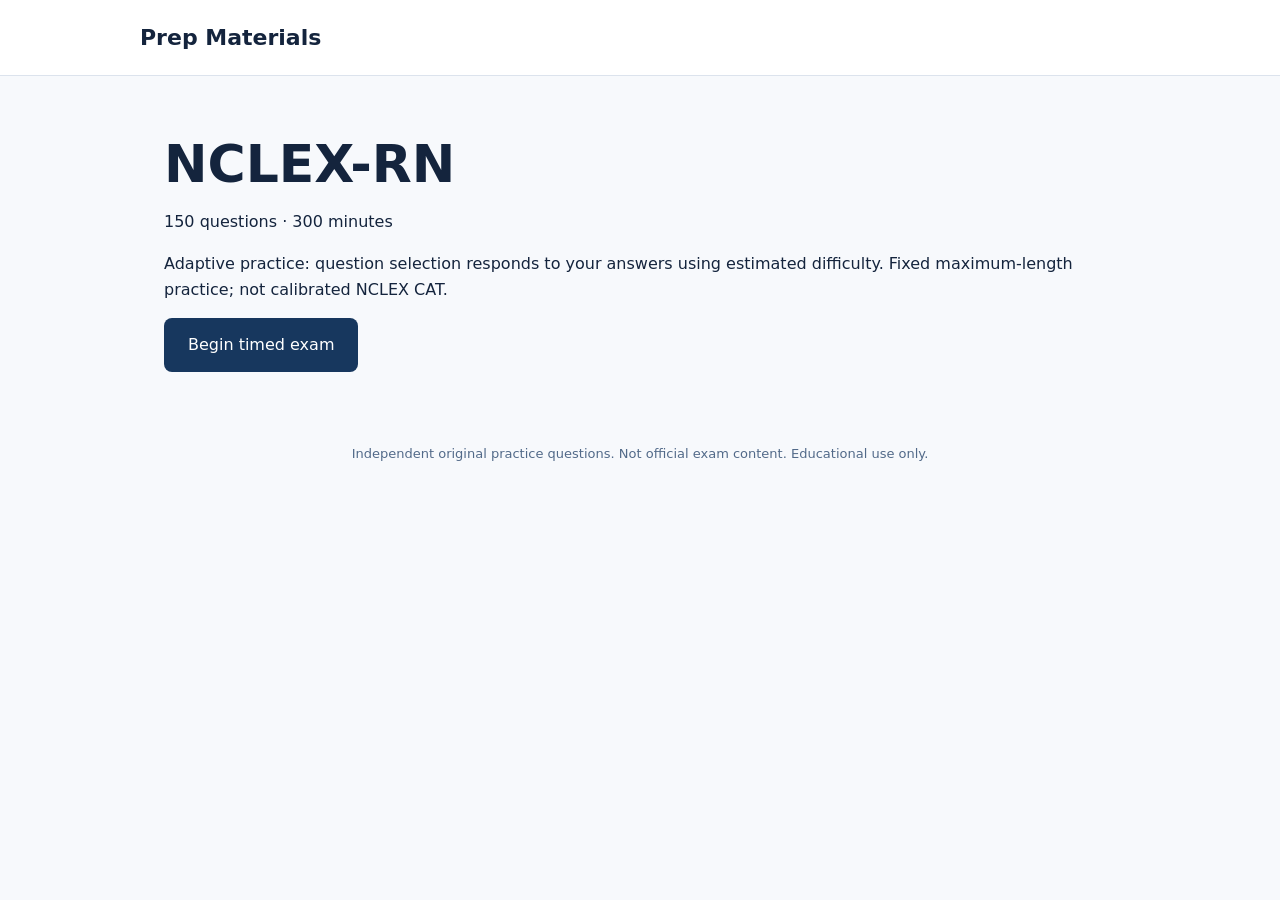
<file: prepmaterials/nclex-rn/index.html>
<!doctype html><html lang="en"><meta charset="utf-8"><meta name="viewport" content="width=device-width,initial-scale=1"><title>NCLEX-RN | Prep Materials</title><link rel="stylesheet" href="../style.css"><body><header><a href="../home/">Prep Materials</a></header><main><a href="../home/">← All exams</a><h1>NCLEX-RN</h1><p>Maximum-length practice bank · 150 original questions · 300-minute cap · not calibrated CAT</p><form id="exam"></form><p id="result" role="status"></p><button id="retry" hidden>Retake exam</button></main><footer>Independent original practice questions. Not official exam content. Educational use only.</footer><script src="../exam.js"></script><script>startExam({questions:[["Which patient should be assessed first?","Patient with new stridor","Patient awaiting discharge","Patient requesting a blanket","Patient with stable chronic pain"],["Which action reduces catheter-associated infection risk?","Remove unnecessary catheters promptly","Disconnect tubing daily","Keep bag above bladder","Use routine antibiotics"],["A patient develops stridor after thyroid surgery. Which finding takes priority?","Airway obstruction","Incisional discomfort","Mild nausea","Difficulty sleeping"],["Which precaution is indicated for pulmonary tuberculosis?","Airborne","Droplet","Contact only","Standard only"],["Which finding suggests hypoglycemia?","Diaphoresis and tremor","Dry skin and thirst","Slow deep respirations","Gradual weight loss"],["Which laboratory value is most relevant before administering warfarin?","INR","Serum calcium","Hemoglobin A1c","Serum amylase"],["Which medication reverses opioid-induced respiratory depression?","Naloxone","Flumazenil","Atropine","Protamine"],["Which finding is consistent with left-sided heart failure?","Pulmonary crackles","Isolated ankle sprain","Unilateral hearing loss","Dry eyes"],["Which action reduces aspiration risk during oral feeding?","Position upright","Position supine","Encourage rapid swallowing","Offer large bites"],["Which finding suggests a transfusion reaction?","New chills and fever","Improved energy","Stable vital signs","Reduced pallor"],["Which action is appropriate first for a suspected transfusion reaction?","Stop the transfusion","Increase the infusion rate","Discard all documentation","Continue until the bag empties"],["Which electrolyte abnormality is associated with peaked T waves?","Hyperkalemia","Hypocalcemia","Hyponatremia","Hypophosphatemia"],["Which assessment is essential before administering digoxin?","Apical pulse","Visual acuity","Abdominal circumference","Pupil size"],["Which finding indicates possible lithium toxicity?","New coarse tremor and ataxia","Improved concentration","Stable appetite","Normal gait"],["Which action is appropriate when a sterile field becomes wet through its barrier?","Replace the contaminated field","Cover it with a dry towel","Continue using the field","Dry it with a fan"],["Which patient finding requires urgent stroke evaluation?","Sudden facial droop and arm weakness","Chronic knee stiffness","Gradual hair loss","Longstanding tinnitus"],["Which finding suggests deep vein thrombosis?","New unilateral leg swelling","Symmetric dry skin","Bilateral mild itching","Chronic finger stiffness"],["Which action helps prevent pressure injuries?","Regular repositioning and offloading","Massage persistent redness","Use a heating pad on bony areas","Keep damp linens in place"],["Which assessment best reflects immediate respiratory status?","Respiratory effort and oxygen saturation","Daily weight","Bowel sounds","Skin turgor alone"],["Which finding is characteristic of fluid volume deficit?","Orthostatic hypotension","Jugular venous distention","Pulmonary edema","Bounding peripheral pulses"],["Which task is generally appropriate to delegate to trained assistive personnel for a stable patient?","Measure routine vital signs","Perform initial nursing assessment","Develop the nursing care plan","Evaluate medication effectiveness"],["Which action protects a patient's confidentiality?","Discuss care privately with authorized staff","Share records with visitors","Post patient details online","Discuss diagnoses in elevators"],["Which finding in a postoperative patient suggests possible pulmonary embolism?","Sudden dyspnea and chest pain","Mild incisional itching","Gradual return of appetite","Expected localized bruising"],["Which medication class commonly causes a persistent dry cough?","ACE inhibitors","Loop diuretics","Statins","Proton pump inhibitors"],["Which intervention reduces catheter-associated urinary infection risk?","Remove the catheter when no longer indicated","Disconnect the drainage system daily","Raise the drainage bag above the bladder","Irrigate routinely without indication"],["Which finding is most concerning in a patient receiving magnesium sulfate?","Respiratory depression","Mild warmth","Normal reflexes","Stable blood pressure"],["Which newborn intervention helps prevent heat loss by evaporation?","Dry the newborn promptly","Place near an open window","Delay drying","Use wet blankets"],["Which finding suggests preeclampsia with severe features?","Persistent severe headache with visual changes","Mild dependent edema alone","Occasional heartburn","Increased appetite"],["Which statement demonstrates therapeutic communication?","Tell me more about what concerns you.","You should not feel that way.","Everyone has the same problem.","There is nothing to discuss."],["Which action is appropriate for a patient experiencing a seizure?","Protect the head and clear nearby hazards","Restrain the limbs","Insert an object into the mouth","Give oral fluids during convulsions"],["Which finding suggests anaphylaxis?","Wheezing with hypotension after allergen exposure","Localized mild bruising","Chronic joint stiffness","Gradual hair thinning"],["Which medication is first-line for anaphylaxis?","Intramuscular epinephrine","Oral acetaminophen","Oral iron","Topical hydrocortisone"],["Which assessment helps identify peripheral neurovascular compromise after casting?","Distal sensation, movement and perfusion","Bowel sounds","Hearing acuity","Oral temperature alone"],["Which finding suggests increased intracranial pressure?","Declining level of consciousness","Improved alertness","Increased appetite","Stable orientation"],["Which action is appropriate before using a newly inserted nasogastric tube for feeding?","Verify placement by the required radiographic method","Inject air and listen only","Assume placement from tube length","Start feeding immediately"],["Which measure is useful for tracking fluid retention in heart failure?","Daily weight under consistent conditions","Weekly height","Pupil diameter","Hand grip alone"],["Which finding suggests possible infection in a neutropenic patient?","New fever","Stable appetite","Normal temperature","Improved exercise tolerance"],["Which action is appropriate when administering a high-alert medication?","Follow required independent verification procedures","Skip identity checks","Estimate the dose visually","Ignore infusion pump alerts"],["Which intervention supports fall prevention?","Keep the call bell within reach","Leave the bed elevated","Remove prescribed walking aids","Keep the floor wet"],["Which finding suggests compartment syndrome?","Severe pain out of proportion to injury","Mild itching relieved by rest","Normal painless movement","Improved distal sensation"],["Which finding is typical of diabetes insipidus?","Large volumes of dilute urine","Concentrated urine with oliguria","Generalized fluid retention","Low serum osmolality from water excess"],["Which laboratory measurement reflects long-term glycemic control?","Hemoglobin A1c","Serum chloride","Platelet count","Serum bilirubin"],["A patient taking furosemide has new muscle weakness. Which electrolyte should be checked?","Potassium","Phosphate","Iron","Bilirubin"],["Which finding is expected with hypothyroidism?","Cold intolerance","Heat intolerance","Persistent tachycardia","Increased sweating"],["Which finding is associated with hyperthyroidism?","Unintentional weight loss","Bradycardia","Cold intolerance","Constipation"],["Which laboratory finding is characteristic of iron deficiency anemia?","Low ferritin","High ferritin with iron overload","High hemoglobin","Elevated transferrin saturation"],["Which medication is a reversal agent for unfractionated heparin?","Protamine sulfate","Vitamin K","Naloxone","Acetylcysteine"],["Which antidote is used for acetaminophen overdose?","Acetylcysteine","Atropine","Glucagon","Flumazenil"],["Which medication should a patient with a prescribed sublingual nitroglycerin regimen avoid combining with it?","Sildenafil","Acetaminophen","Amoxicillin","Levothyroxine"],["Which laboratory test is used to monitor an intravenous unfractionated heparin infusion under an aPTT-based protocol?","aPTT","HbA1c","Serum lipase","INR alone"],["Which finding suggests acute kidney injury?","New rise in serum creatinine","Stable creatinine","Improved urine output","Stable baseline filtration"],["Which diet modification is generally appropriate for a patient with celiac disease?","Avoid wheat, barley and rye","Avoid all dairy permanently","Avoid all fruit","Avoid all dietary fat"],["Which symptom is characteristic of acute appendicitis?","Pain migrating toward the right lower quadrant","Chronic painless jaundice","Bilateral ankle edema","Persistent productive cough"],["Which laboratory test is most specific among these for acute pancreatitis?","Serum lipase","Serum sodium","Platelet count","INR"],["Which finding suggests upper gastrointestinal bleeding?","Coffee-ground emesis","Clear urine","Pale sputum","Watery nasal discharge"],["Which intervention is appropriate for a patient with suspected dysphagia awaiting assessment?","Withhold oral intake according to safety protocol","Offer thin liquids immediately","Give tablets with water","Encourage rapid eating"],["Which position is generally helpful for a conscious patient with acute orthopnea?","Upright sitting","Flat supine","Prone with face down","Trendelenburg"],["Which finding is characteristic of obstructive sleep apnea?","Repeated pauses in breathing during sleep","Persistent daytime fever","Continuous productive cough","Unilateral leg swelling"],["Which device measures expiratory airflow in asthma self-monitoring?","Peak flow meter","Glucometer","Pulse thermometer","Spirometer for incentive inspiration"],["Which intervention helps prevent postoperative atelectasis?","Deep breathing and early mobilization","Prolonged immobility","Routine fluid restriction","Suppressing all coughing"],["Which finding indicates a possible pneumothorax after central line insertion?","Sudden dyspnea and unilateral diminished breath sounds","Improved oxygenation","Increased appetite","Stable respiratory examination"],["Which symptom is typical of peripheral arterial disease?","Calf pain with walking relieved by rest","Pain only after meals","Bilateral ear pain","Persistent nasal congestion"],["Which assessment is essential before applying compression therapy when arterial disease is suspected?","Arterial perfusion assessment","Visual acuity","Hearing screening","Abdominal auscultation"],["Which laboratory abnormality increases bleeding risk in thrombocytopenia?","Low platelet count","High albumin","Low LDL cholesterol","High sodium"],["Which finding is associated with hemolysis?","Elevated indirect bilirubin","Low reticulocyte count in all cases","Low bilirubin","Elevated platelet count alone"],["Which isolation category is indicated for measles?","Airborne","Droplet only","Contact only","Protective isolation alone"],["Which precautions are indicated for suspected meningococcal meningitis in addition to standard precautions?","Droplet","Airborne only","Contact only","None"],["Which hand hygiene method is preferred after caring for a patient with C. difficile when hands are visibly soiled?","Soap and water","Alcohol rub alone","Dry paper towel","Sterile gloves alone"],["Which finding suggests a surgical wound infection?","Increasing redness with purulent drainage","Approximated edges","Decreasing tenderness","Dry intact dressing"],["Which action is appropriate after a needlestick injury?","Wash the area and promptly report the exposure","Wait until symptoms develop","Apply bleach to the wound","Ignore the injury if painless"],["Which action maintains a closed urinary drainage system?","Keep connections intact","Disconnect tubing for routine emptying","Place bag on the bed","Allow tubing to kink"],["Which intervention is appropriate for a patient with expressive aphasia?","Allow time for responses and use simple questions","Speak loudly regardless of hearing","Finish every sentence immediately","Avoid all communication"],["Which finding is typical of delirium?","Acute fluctuating attention","Stable lifelong personality","Slow isolated hair loss","Unchanged alertness"],["Which intervention supports orientation in hospitalized older adults?","Provide clocks, calendars and familiar cues","Keep the room dark all day","Frequently change rooms without need","Remove hearing aids"],["Which statement by a patient taking an SSRI warrants urgent assessment?","I have a plan to harm myself.","My appetite is improving.","I slept well last night.","I attended my appointment."],["Which finding suggests serotonin syndrome?","Clonus and hyperreflexia with agitation","Isolated chronic constipation","Stable mild fatigue","Gradual hearing loss"],["Which finding suggests neuroleptic malignant syndrome?","Fever and severe muscle rigidity","Mild dry mouth alone","Improved mobility","Stable temperature"],["Which communication approach is appropriate for a patient experiencing hallucinations?","Acknowledge distress without affirming the hallucination","Agree that the hallucination is real","Ridicule the experience","Argue aggressively"],["Which action supports informed consent?","Notify the responsible clinician when the patient has unanswered procedural questions","Sign on behalf of a capable patient","Pressure the patient to agree","Withhold information about alternatives"],["Which action is appropriate when a capable adult refuses treatment?","Respect the informed refusal and document it","Administer treatment secretly","Ask a visitor to override the refusal","Threaten discharge"],["Which finding is consistent with postpartum hemorrhage due to uterine atony?","Boggy uterus with excessive bleeding","Firm uterus with minimal lochia","Normal postpartum appetite","Stable scant discharge"],["Which newborn finding warrants immediate assessment?","Central cyanosis","Transient acrocyanosis","Sneezing occasionally","Brief hiccups"],["Which sign suggests dehydration in an infant?","Reduced wet diapers","Increased tear production","Moist mucous membranes","Normal urine output"],["Which finding suggests respiratory distress in a child?","Intercostal retractions","Relaxed breathing","Normal speech","Pink mucous membranes"],["Which intervention is appropriate for suspected epiglottitis in a child?","Avoid unnecessary throat examination and obtain urgent airway support","Force a tongue depressor examination","Encourage vigorous coughing","Place the child flat against resistance"],["Which developmental approach is appropriate for a hospitalized toddler?","Offer limited simple choices","Expect abstract reasoning","Provide lengthy technical explanations","Discourage caregiver presence"],["Which action helps prevent medication errors in pediatric patients?","Verify weight in kilograms and prescribed dose","Estimate weight by age alone","Use adult doses routinely","Round every dose upward"],["Which finding is associated with sickle cell vaso-occlusive crisis?","Severe ischemic pain","Painless generalized itching","Isolated hearing loss","Persistent hypothermia"],["Which vaccine type is generally avoided during severe immunosuppression?","Live attenuated","Inactivated","Recombinant protein","Toxoid"],["Which finding suggests hypocalcemia?","Perioral tingling and muscle spasms","Reduced neuromuscular excitability","Persistent hyperglycemia","Isolated jaundice"],["Which finding suggests hypermagnesemia?","Diminished deep tendon reflexes","Marked hyperreflexia","Increased muscle tone","Tetany"],["Which acid-base disorder is associated with prolonged vomiting?","Metabolic alkalosis","Respiratory acidosis","Respiratory alkalosis","Metabolic acidosis"],["Which acid-base disorder is associated with severe diarrhea?","Metabolic acidosis","Metabolic alkalosis","Respiratory alkalosis","Respiratory acidosis"],["Which blood gas pattern indicates primary respiratory acidosis?","Low pH and elevated PaCO2","High pH and low PaCO2","Low pH and low bicarbonate alone","High pH and elevated bicarbonate alone"],["Which finding suggests diabetic ketoacidosis?","Ketones with metabolic acidosis","Isolated low LDL","Normal glucose with no ketones and normal pH","Elevated calcium alone"],["Which intervention is appropriate for an unconscious patient with suspected hypoglycemia?","Use prescribed emergency nonoral glucose treatment and summon help","Give oral juice","Offer solid food","Wait for spontaneous recovery"],["Which finding suggests adrenal crisis?","Hypotension with severe weakness","Stable hypertension alone","Increased exercise tolerance","Isolated mild acne"],["Which medication instruction is appropriate for long-term systemic corticosteroids?","Do not abruptly discontinue without clinician guidance","Stop immediately when symptoms improve","Double every dose automatically","Take only when pain occurs"],["Which finding suggests a possible adverse effect of aminoglycosides?","New hearing changes","Improved hearing","Increased visual acuity","Reduced hair growth"],["Which medication class is associated with increased risk of gastrointestinal bleeding?","NSAIDs","Antacids","Topical emollients","Saline nasal sprays"],["Which instruction is appropriate for oral bisphosphonate administration?","Remain upright for the specified interval after taking it","Lie down immediately","Take with a large meal routinely","Crush all formulations"],["Which finding warrants assessment in a patient taking a statin?","New unexplained muscle pain","Improved exercise tolerance","Stable appetite","Normal sleep"],["Which action is appropriate when a patient reports a medication allergy not listed in the chart?","Clarify and document the allergy before administration","Ignore the report","Administer first and investigate later","Delete all medication orders"],["Which finding indicates possible extravasation of an IV vesicant?","Pain and swelling at the infusion site","Normal painless infusion","Stable intact site","Improved flow without symptoms"],["Which action reduces aspiration risk during enteral feeding?","Elevate the head of the bed when not contraindicated","Keep the patient flat","Increase rate without orders","Ignore vomiting"],["Which finding indicates possible bowel obstruction?","Abdominal distention with vomiting and absent stool passage","Normal bowel movements","Improved appetite","Painless normal abdomen"],["Which action is appropriate for a new ostomy with a dusky black stoma?","Promptly notify the surgical team","Document as normal","Apply ice directly","Delay assessment until discharge"],["Which finding suggests hepatic encephalopathy?","Altered mental status with asterixis","Improved attention","Normal orientation","Isolated ankle sprain"],["Which intervention is appropriate for a patient with ascites receiving diuretics?","Monitor weight and electrolytes","Ignore fluid balance","Encourage unrestricted sodium","Stop all monitoring"],["Which finding suggests acute angle-closure glaucoma?","Severe eye pain with halos and nausea","Gradual painless hearing loss","Mild chronic dry skin","Stable visual acuity"],["Which action is appropriate after cataract surgery when instructed to avoid increased intraocular pressure?","Avoid heavy lifting and straining","Lift heavy objects immediately","Rub the operative eye","Perform vigorous bending"],["Which assessment is important before administering an opioid?","Respiratory rate and sedation level","Hair color","Foot length","Hearing acuity"],["Which intervention supports safe patient transfers?","Use appropriate assistance and transfer equipment","Pull the patient by the arms","Twist while lifting","Transfer without assessing mobility"],["Which finding suggests wound dehiscence?","Separation of incision edges","Intact approximated edges","Reduced swelling","Normal scar maturation"],["Which action is appropriate for a patient with abdominal evisceration?","Cover exposed tissue with sterile saline-moistened dressings and obtain urgent help","Push organs back inside","Apply dry adhesive directly","Encourage walking"],["Which finding suggests sepsis-related hypoperfusion?","New hypotension and altered mentation","Stable baseline vital signs","Improved urine output","Normal alertness"],["Which action is appropriate when a patient develops new chest pressure with diaphoresis?","Initiate urgent assessment and emergency response per protocol","Schedule routine follow-up only","Encourage strenuous activity","Offer a meal and reassess tomorrow"],["Which finding suggests cardiac tamponade?","Hypotension with jugular venous distention","Hypertension with dry mucosa","Isolated ankle itching","Normal perfusion"],["Which finding suggests acute arterial occlusion of a limb?","Sudden pain with absent distal pulse","Chronic symmetric mild edema","Warm painless limb with normal pulses","Gradual nail growth"],["Which finding suggests worsening perfusion in shock?","Decreasing urine output","Improving alertness","Stable blood pressure with normal perfusion","Increasing urine output"],["Which action is appropriate when an oxygen cylinder is transported?","Secure it in an approved carrier","Roll it loosely on the floor","Carry it by the valve","Leave it unsecured"],["Which action reduces fire risk during oxygen therapy?","Keep oxygen away from flames and smoking","Use candles nearby","Apply petroleum products near oxygen equipment","Allow smoking with the cannula removed briefly"],["Which intervention is appropriate for a patient with hearing impairment?","Face the patient and speak clearly","Shout from another room","Cover the mouth while speaking","Assume inability to understand"],["Which intervention supports sleep in hospitalized patients?","Cluster nonurgent care when possible","Wake the patient hourly without indication","Keep lights bright overnight","Encourage caffeine at bedtime"],["Which action is appropriate when a patient has a documented advance directive?","Review and communicate applicable preferences to the care team","Discard it on admission","Assume it prohibits all treatment","Ignore it until discharge"],["Which task requires registered nurse assessment rather than routine delegation?","Evaluate a new change in neurological status","Record routine intake","Assist with hygiene","Measure a stable patient's weight"],["Which action is appropriate when a medication error occurs?","Assess the patient and report according to policy","Conceal the error","Alter the record","Wait for a complaint"],["Which action helps prevent wrong-site surgery?","Participate in the required surgical time-out","Rely only on room number","Skip site verification","Ask the patient after anesthesia"],["Which action demonstrates safe use of restraints?","Use the least restrictive intervention and follow monitoring requirements","Apply for staff convenience","Tie to movable side rails","Discontinue all monitoring"],["Which finding warrants urgent assessment after spinal anesthesia?","New severe hypotension","Stable blood pressure","Expected temporary sensory block","Normal oxygenation"],["Which finding suggests a cerebrospinal fluid leak after head trauma?","Clear watery drainage from the nose after injury","Chronic dry nasal mucosa","Isolated ear itching","Normal nasal airflow"],["Which action is appropriate when caring for a patient with suspected spinal injury?","Maintain spinal alignment during necessary movement","Flex the neck repeatedly","Encourage unassisted walking","Rotate the torso independently"],["Which finding suggests worsening myasthenia gravis with respiratory involvement?","Increasing difficulty swallowing and breathing","Improved muscle strength","Stable speech","Normal respiratory effort"],["Which finding is typical of Parkinson disease?","Bradykinesia","Persistent flaccid paralysis of one limb from birth","Acute fever with rash","Isolated loss of hearing"],["Which intervention is appropriate for a patient with unilateral neglect after stroke?","Teach systematic scanning toward the neglected side","Ignore the affected side","Remove all visual cues","Encourage unsafe independent transfers"],["Which finding suggests autonomic dysreflexia in a susceptible spinal cord injury patient?","Sudden severe hypertension and headache","Mild isolated ankle itching","Stable blood pressure","Gradual hair loss"],["Which action supports communication with a patient using an interpreter?","Address the patient directly","Speak only to the interpreter","Use a child routinely for sensitive interpretation","Assume consent from silence"],["Which action is appropriate for suspected elder abuse?","Ensure safety and follow applicable reporting requirements","Confront the suspected abuser alone without a safety plan","Ignore unexplained injuries","Promise absolute secrecy"],["Which action is appropriate when a patient has a latex allergy?","Use latex-free equipment","Use powdered latex gloves","Ignore the allergy for brief procedures","Cover latex equipment with a paper towel"],["Which finding indicates possible fluid overload during IV therapy?","New crackles and dyspnea","Dry mucosa with thirst","Orthostatic symptoms alone","Improved breathing"],["Which finding suggests acute urinary retention?","Painful bladder distention with inability to void","Normal painless voiding","Increased urine output","Empty bladder on assessment"],["Which intervention supports constipation prevention when appropriate?","Adequate fluids, fiber and activity","Routine prolonged bed rest","Restrict all fluids","Ignore bowel habits"],["Which finding suggests a possible adverse effect of metoclopramide?","New involuntary movements","Improved gastric emptying","Stable gait","Normal facial movement"],["Which instruction is appropriate for a patient using an inhaled corticosteroid?","Rinse the mouth after use","Use it as the sole immediate rescue drug","Stop all inhalers when well","Swallow the inhaler contents"],["Which finding suggests oral candidiasis?","White plaques that may leave an erythematous surface when removed","Normal pink mucosa","Isolated dental fracture","Clear saliva"],["Which action is appropriate when a patient has a new fever during chemotherapy?","Promptly contact the oncology team for assessment","Wait several days","Take antipyretics and conceal the fever","Attend crowded events"],["Which action helps prevent lymphedema-related complications?","Protect affected skin from injury and infection","Ignore new redness","Apply tight constrictive bands","Avoid reporting swelling"],["Which finding suggests a possible pulmonary complication after prolonged immobility?","New unexplained hypoxemia","Improved exercise tolerance","Normal respiratory rate and saturation","Stable baseline examination"],["Which action is appropriate when a patient requests clarification of discharge medications?","Use teach-back to confirm understanding","Hand over instructions without discussion","Assume understanding from a nod","Discourage questions"],["Which finding is most important to report during handoff?","A new deterioration in vital signs","The patient's favorite television program","The color of the room walls","The nurse's lunch schedule"]],title:"NCLEX-RN",minutes:300,expected:150,locked:true})</script></body></html>
</file>
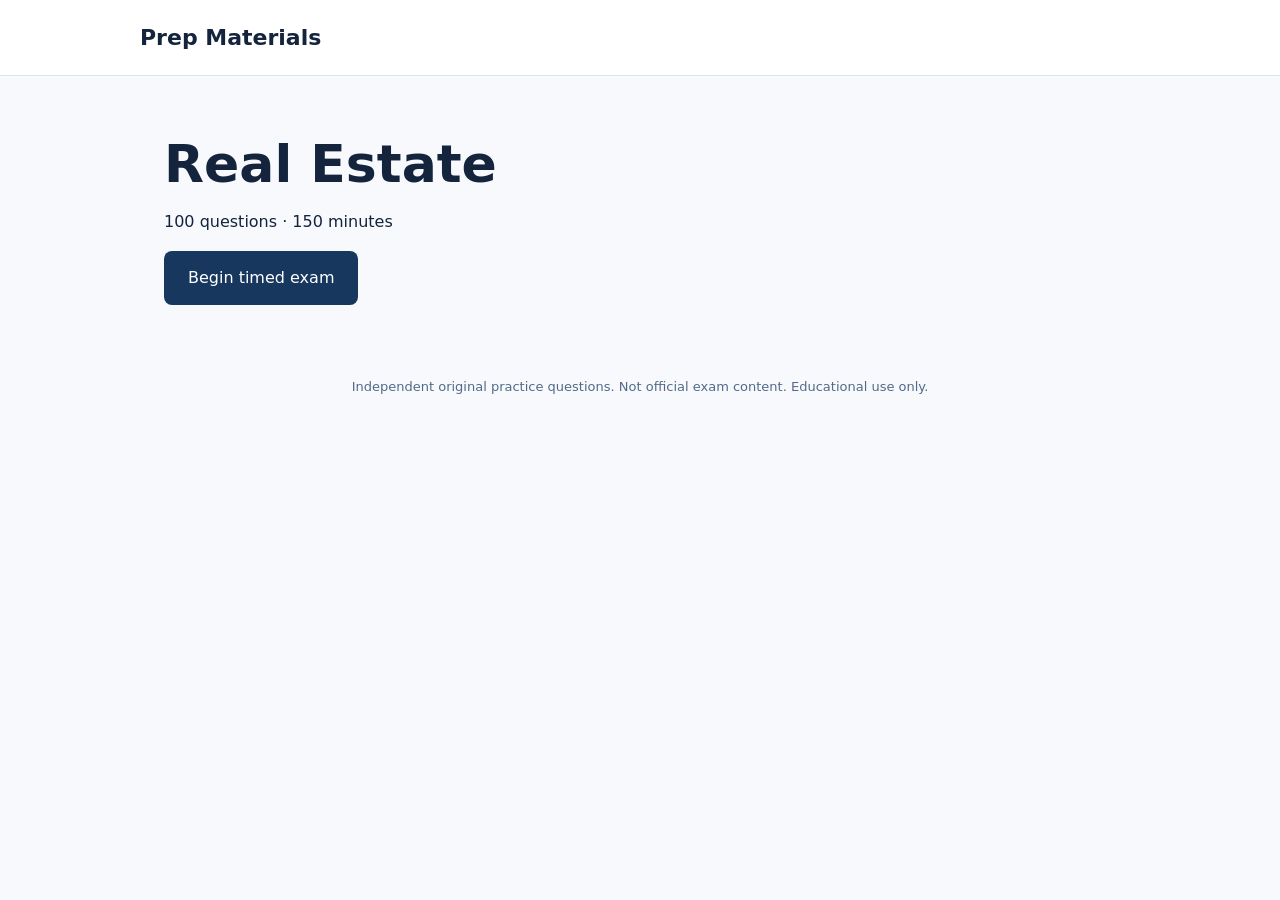
<file: prepmaterials/real-estate/index.html>
<!doctype html><html lang="en"><meta charset="utf-8"><meta name="viewport" content="width=device-width,initial-scale=1"><title>Real Estate | Prep Materials</title><link rel="stylesheet" href="../style.css"><body><header><a href="../home/">Prep Materials</a></header><main><a href="../home/">← All exams</a><h1>Real Estate</h1><p>General practice bank · 100 original questions · 150 minutes · state-specific law not included</p><form id="exam"></form><p id="result" role="status"></p><button id="retry" hidden>Retake exam</button></main><footer>Independent original practice questions. Not official exam content. Educational use only.</footer><script src="../exam.js"></script><script>startExam({questions:[["What is real property?","Land and permanent improvements plus associated rights","Movable furniture only","Cash deposits","Personal clothing"],["What is a fixture?","Personal property attached so it becomes real property","Every movable object","A mortgage payment","A lease deposit"],["What is fee simple absolute?","Broadest private ownership estate","Temporary tenancy","Mortgage lien","Life estate only"],["What ends an ordinary life estate?","Death of the measuring life","Annual tax payment","Sale of neighboring land","Change of broker"],["What is an easement?","Right to use another's land for a specified purpose","Full ownership of another's land","Personal loan","Building permit"],["What is an encroachment?","Unauthorized physical intrusion onto another property","Recorded mortgage","Tax assessment","Valid lease"],["What is a lien?","Claim against property securing an obligation","Unrestricted ownership","Building design","Rental application"],["What is an appurtenant easement generally attached to?","Benefited land","Broker's license","Personal bank account","Tenant's furniture"],["What is a deed?","Instrument conveying an interest in real property","Loan application","Insurance premium","Inspection report"],["What does recording a deed generally provide?","Constructive notice","Guaranteed market value","Automatic financing","Physical possession"],["What is a quitclaim deed generally used to convey?","Whatever interest the grantor has without title warranties","Guaranteed clear title","A new mortgage automatically","A building permit"],["What is title insurance intended to cover?","Covered title defects","Routine roof wear","Future market losses","All flood damage"],["What is joint tenancy commonly associated with?","Right of survivorship","Mandatory unequal shares","No ownership rights","Automatic lease renewal"],["What is tenancy in common characterized by?","Separate undivided ownership interests","Mandatory survivorship","Only married owners","No transferable interests"],["What is a condominium?","Individual unit ownership with shared common interests","A lease only","A mortgage type","An appraisal method"],["What does a cooperative purchaser typically acquire?","Shares and occupancy rights","Fee simple title to the entire building","A tax lien","An easement only"],["What is eminent domain?","Government power to take private property for public use with just compensation","Private broker's power to seize property","Voluntary lease termination","Property insurance"],["What is zoning?","Public regulation of land use","Private mortgage pricing","Title insurance underwriting","Broker commission setting"],["What is a variance?","Authorized exception to zoning requirements","Automatic zoning repeal","Deed warranty","Property tax bill"],["What is a setback?","Required distance from a boundary or specified feature","Mortgage interest rate","Broker fee","Title defect"],["What is an example of police power?","Building safety regulation","Private loan underwriting","Voluntary gift","Broker commission"],["What is escheat?","Transfer to the state when property has no lawful heir under applicable law","Transfer to a tenant automatically","Mortgage refinancing","Lease renewal"],["What is a restrictive covenant?","Private restriction on property use","Public loan guarantee","Tax refund","Personal credit score"],["What is a legal description used for?","Identifying a specific parcel","Estimating income","Setting interest rates","Selecting furniture"],["What does a survey establish?","Property boundaries and physical features","Borrower's credit score","Insurance premium automatically","Tenant income"],["What is market value?","Most probable price under defined competitive market conditions","Original construction cost always","Owner's desired price","Tax assessment always"],["Which appraisal approach compares recent similar sales?","Sales comparison","Cost","Income capitalization","Loan amortization"],["Which approach is often useful for a special-purpose new building?","Cost approach","Gross rent multiplier only","Credit scoring","Loan underwriting"],["Which approach emphasizes income-producing potential?","Income approach","Cost approach only","Boundary survey","Title search"],["What is depreciation in appraisal?","Loss in value from relevant causes","Mortgage principal repayment","Automatic appreciation","Rental deposit"],["What is functional obsolescence?","Loss in value due to design or utility deficiencies","Loss from unpaid taxes only","Increase in rent","Title transfer"],["What is external obsolescence?","Loss in value due to outside influences","Normal loan repayment","Interior paint color alone","New deed recording"],["What is highest and best use?","Legally permissible, physically possible, financially feasible and maximally productive use","Any owner's favorite use","Most expensive construction always","Current use regardless of feasibility"],["What is a comparative market analysis?","Broker's analysis of comparable properties","Guaranteed appraisal","Title insurance policy","Mortgage note"],["What is a mortgage note?","Evidence of a borrower's repayment obligation","Property survey","Deed restriction","Listing advertisement"],["What is amortization?","Scheduled repayment of a loan over time","Automatic appreciation","Title recording","Property inspection"],["What is loan-to-value ratio?","Loan amount divided by property value","Income divided by rent","Taxes divided by interest","Commission divided by loan"],["What is a down payment?","Purchase price portion paid from buyer funds rather than financed by the primary loan","Annual tax","Monthly interest only","Title premium"],["What is an adjustable-rate mortgage?","Loan whose interest rate may change under its terms","Loan with permanently fixed interest","Lease agreement","Cash purchase"],["What is a discount point?","Upfront charge equal to one percent of loan amount","One percent of annual rent","One dollar per loan","Property tax exemption"],["What is foreclosure?","Legal process enforcing a security interest after default","Routine deed recording","Voluntary inspection","Lease application"],["What is equity?","Property value minus outstanding secured debt","Gross rent only","Original loan amount","Annual interest"],["What does FHA generally do?","Insures qualifying mortgages","Directly sells every home","Sets all property taxes","Issues broker licenses"],["What does a VA loan guaranty support?","Eligible borrowers obtaining qualifying loans","All buyers regardless of eligibility","Commercial leases only","Property surveys"],["What does RESPA prohibit in covered transactions?","Certain kickbacks for settlement service referrals","All mortgage lending","All real estate advertising","All inspections"],["What does the federal Fair Housing Act prohibit?","Discrimination based on protected characteristics in covered housing","All tenant screening","All rental contracts","All price negotiations"],["Which is a federally protected Fair Housing Act characteristic?","Familial status","Favorite sport","Preferred furniture","Occupation alone"],["What is steering?","Directing housing choices based on protected characteristics","Showing requested homes neutrally","Explaining loan terms","Recording a deed"],["What is blockbusting?","Inducing transactions through discriminatory fear about neighborhood changes","Routine open house","Neutral appraisal","Property survey"],["What is redlining?","Discriminatory denial or restriction of services based on neighborhood characteristics","Drawing survey boundaries","Negotiating repairs","Recording a lien"],["What is a reasonable accommodation in housing?","Change to rules or policies needed for equal opportunity due to disability","Automatic free ownership","Mandatory rent elimination","Unrestricted structural demolition"],["What is agency in real estate?","Relationship authorizing representation of another","Property tax category","Loan product","Building material"],["What is fiduciary loyalty?","Putting client's interests first within lawful duties","Prioritizing secret personal gain","Ignoring client instructions","Disclosing confidential information publicly"],["What is a material fact?","Information significant to a transaction decision","Every irrelevant detail","Broker's favorite color","Unrelated weather forecast"],["What is a conflict of interest?","Competing interests that may impair impartial performance","Routine scheduling","Accurate disclosure","Proper recordkeeping"],["What is an exclusive right-to-sell listing generally characterized by?","Broker may earn compensation under agreement regardless of who procures buyer","No written terms ever","Buyer owns property immediately","Automatic loan approval"],["What is a buyer representation agreement?","Agreement defining representation and related terms","Deed conveying title","Property tax notice","Insurance claim"],["What is earnest money?","Deposit demonstrating buyer's contractual commitment","Broker's personal funds","Annual property tax","Automatic nonrefundable fee"],["What is a contingency?","Contract condition affecting obligations","Guaranteed closing regardless of terms","Property boundary","Tax rate"],["What is consideration in a contract?","Something of legal value exchanged","Only cash in every contract","Property inspection alone","Broker's opinion"],["What is mutual assent?","Agreement of parties to contract terms","Unilateral secret intention","Automatic title transfer","Loan denial"],["What is a counteroffer generally?","Rejection of original offer and proposal of new terms","Automatic acceptance","Deed recording","Inspection waiver always"],["What is an executory contract?","Contract with performance still due","Fully performed contract","Void contract necessarily","Recorded easement"],["What is rescission?","Undoing a contract where legally available","Automatic mortgage extension","Property appraisal","Title recording"],["What is specific performance?","Court remedy requiring contractual performance when appropriate","Automatic punitive damages","Property tax reduction","Broker license renewal"],["What is a lease?","Agreement granting possession or use for a term under conditions","Automatic transfer of fee simple title","Mortgage insurance","Survey"],["What is a periodic tenancy?","Tenancy renewing for successive periods until properly terminated","Ownership forever","Mortgage default","One-time deed"],["What is a gross lease generally?","Tenant pays rent and landlord bears specified operating expenses","Tenant always pays every expense","Tenant buys building automatically","No rent is paid"],["What is a net lease generally?","Tenant pays rent plus specified property expenses","No operating expenses exist","Landlord pays every expense in all cases","Title transfers immediately"],["What is a security deposit?","Funds held under applicable law and lease terms to secure obligations","Automatic broker income","Purchase price","Property tax exemption"],["What is a property manager's primary responsibility?","Manage property according to agreement and law","Ignore owner instructions","Guarantee profits","Mix client funds with personal funds"],["What is commingling?","Improper mixing of client and personal funds","Proper separate trust accounting","Recording a deed","Advertising a listing"],["What is conversion of client funds?","Unauthorized use of funds belonging to another","Proper deposit into trust account","Routine reconciliation","Lawful refund"],["What is price fixing?","Competitors agreeing to set prices or commissions","Independent fee negotiation","Advertising one's own fees","Providing a written estimate"],["What is a group boycott under antitrust principles?","Competitors agreeing to refuse dealings in an anticompetitive manner","Independent lawful business decision","Individual buyer declining a home","Routine inspection"],["What is the purpose of a home inspection?","Evaluate observable property condition","Guarantee title","Approve mortgage","Determine exact future value"],["What is a closing disclosure used for in covered mortgage transactions?","Disclose final loan terms and closing costs","Replace a deed","Guarantee appraisal","Set zoning"],["What is proration?","Allocation of expenses or income between parties for relevant periods","Automatic price reduction","Title insurance cancellation","Loan default"],["What is a special assessment?","Charge for a specified public improvement or association expense","Mortgage interest only","Broker fee","Rental income"],["What is a property tax assessment?","Value or basis determined for taxation under applicable rules","Guaranteed sale price","Loan balance","Tenant deposit"],["A property sells for $200000. What is 5% of the sale price?","10000","5000","100000","190000"],["A property sells for $350000. What is 6% of the sale price?","21000","10500","210000","329000"],["A property sells for $480000. What is 4% of the sale price?","19200","9600","192000","460800"],["A property sells for $125000. What is 8% of the sale price?","10000","5000","100000","115000"],["A property sells for $600000. What is 3% of the sale price?","18000","9000","180000","582000"],["Property value is $300000 and loan balance is $240000. What is the owner's equity?","60000","240000","540000","300000"],["Property value is $500000 and loan balance is $350000. What is the owner's equity?","150000","350000","850000","500000"],["Property value is $200000 and loan balance is $180000. What is the owner's equity?","20000","180000","380000","200000"],["Property value is $400000 and loan balance is $300000. What is the owner's equity?","100000","300000","700000","400000"],["Property value is $250000 and loan balance is $150000. What is the owner's equity?","100000","150000","400000","250000"],["Annual net operating income is $24000. At a 6% capitalization rate, what is indicated value?","400000","1440","144000","24000"],["Annual net operating income is $36000. At a 8% capitalization rate, what is indicated value?","450000","2880","288000","36000"],["Annual net operating income is $50000. At a 10% capitalization rate, what is indicated value?","500000","5000","500001","50000"],["Annual net operating income is $18000. At a 5% capitalization rate, what is indicated value?","360000","900","90000","18000"],["Annual net operating income is $42000. At a 7% capitalization rate, what is indicated value?","600000","2940","294000","42000"],["At a 80% loan-to-value ratio on a $200000 property, what is the loan amount?","160000","40000","200000","1600000"],["At a 75% loan-to-value ratio on a $300000 property, what is the loan amount?","225000","75000","300000","2250000"],["At a 90% loan-to-value ratio on a $400000 property, what is the loan amount?","360000","40000","400000","3600000"],["At a 70% loan-to-value ratio on a $500000 property, what is the loan amount?","350000","150000","500000","3500000"],["At a 85% loan-to-value ratio on a $600000 property, what is the loan amount?","510000","90000","600000","5100000"]],title:"Real Estate",minutes:150,expected:100,locked:false})</script></body></html>
</file>
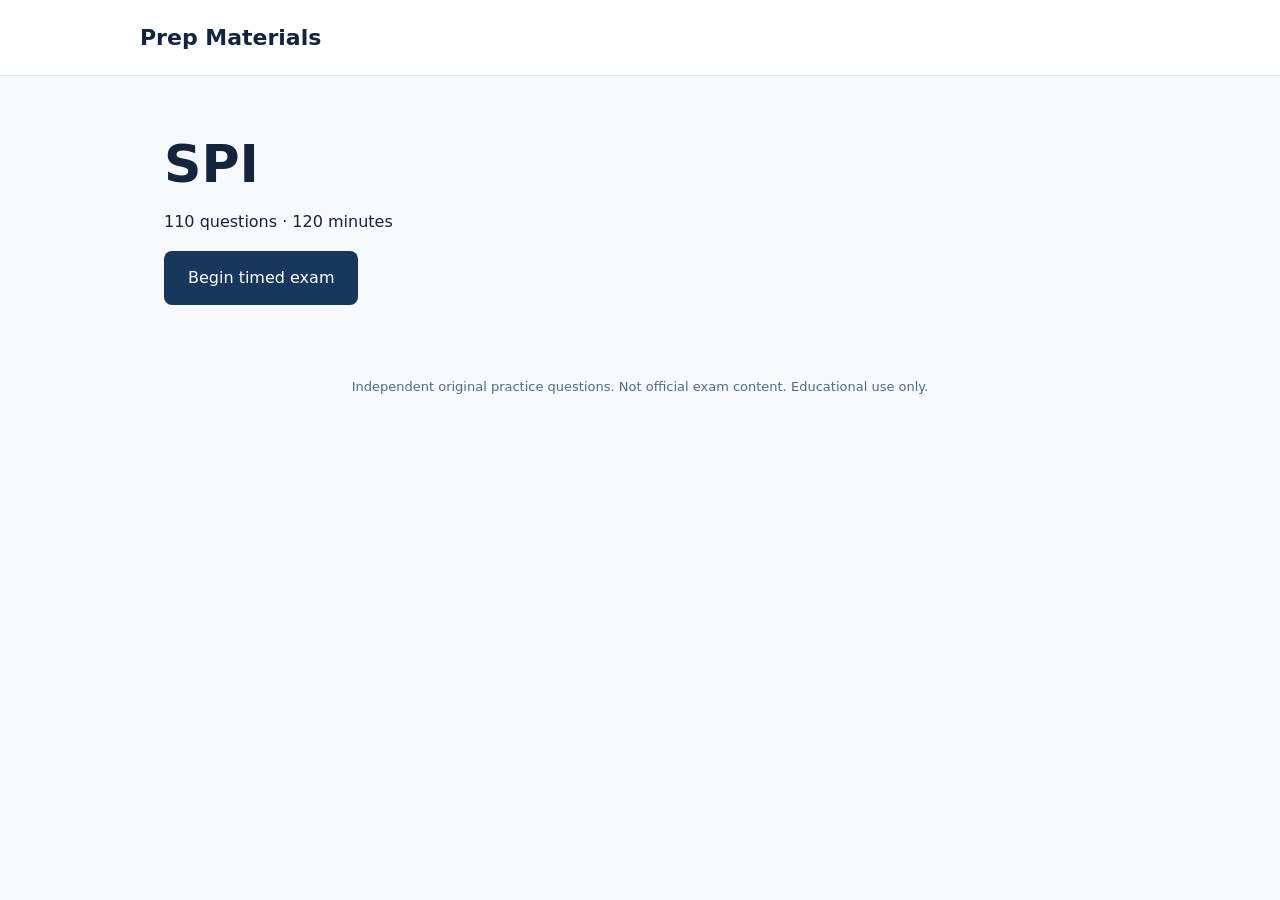
<file: prepmaterials/spi/index.html>
<!doctype html><html lang="en"><meta charset="utf-8"><meta name="viewport" content="width=device-width,initial-scale=1"><title>SPI | Prep Materials</title><link rel="stylesheet" href="../style.css"><body><header><a href="../home/">Prep Materials</a></header><main><a href="../home/">← All exams</a><h1>SPI</h1><p>Practice bank · 110 original questions · 120 minutes</p><form id="exam"></form><p id="result" role="status"></p><button id="retry" hidden>Retake exam</button></main><footer>Independent original practice questions. Not official exam content. Educational use only.</footer><script src="../exam.js"></script><script>startExam({questions:[["Assumed sound speed in soft tissue?","1540 m/s","330 m/s","3000 m/s","1000 m/s"],["Unit of frequency?","Hertz","Pascal","Watt","Joule"],["Frequency and wavelength at constant speed are related how?","Inversely","Directly","Exponentially","Not related"],["What determines sound speed?","Medium properties","Gain","Brightness","PRF"],["Reciprocal of frequency?","Period","Power","Intensity","Impedance"],["Acoustic impedance equals?","Density times speed","Density divided by speed","Frequency times period","Power times time"],["Reflection occurs due to?","Impedance mismatch","Identical impedance","Gain","Persistence"],["Refraction requires?","Oblique incidence and different speeds","Normal incidence only","Equal speeds","Zero frequency"],["Attenuation is?","Loss of intensity during propagation","Increase in frequency","Increase in speed","Display scaling"],["Absorption converts sound energy into?","Heat","Mass","Charge","Light only"],["Higher frequency generally causes?","Greater attenuation","Less attenuation","No attenuation","Infinite penetration"],["Best penetration among these frequencies?","2 MHz","5 MHz","10 MHz","15 MHz"],["Axial resolution depends on?","Spatial pulse length","Beam width","Frame rate","Gain"],["Lateral resolution depends on?","Beam width","Pulse period","Gain","Impedance"],["Best lateral resolution occurs at?","Focus","Maximum depth always","All depths equally","Probe surface always"],["Elevational resolution depends on?","Slice thickness","Gain","PRF","Dynamic range"],["Temporal resolution describes?","Distinguishing events in time","Distinguishing axial reflectors","Gray shades","Impedance"],["How to increase frame rate?","Reduce depth","Increase depth","Add focal zones","Increase line density"],["PRF measures?","Pulses per second","Cycles per pulse","Pulse amplitude","Sound speed"],["Duty factor measures?","Fraction of time transmitting","Frequency divided by speed","Gain divided by power","Line count"],["Continuous-wave Doppler duty factor?","100%","1%","0%","10%"],["Piezoelectric effect converts?","Electrical and mechanical energy","Density and speed","Heat and mass","Pressure and glucose"],["Backing material does what?","Dampens ringing","Increases ringing","Blocks coupling","Lengthens pulses"],["Matching layer purpose?","Improve transmission","Increase mismatch","Block sound","Increase noise"],["Gel purpose?","Remove air gaps","Increase air gaps","Block sound","Increase impedance mismatch"],["Rectangular image without steering uses?","Linear array","Phased array","Mechanical sector","Annular array"],["Small intercostal footprint?","Phased array","Large linear array","Broad rectangular array","Unfocused broad element"],["Electronic steering uses?","Timing delays","Receiver gain","Tissue density","Persistence"],["B-mode displays?","Echo amplitude as brightness","Motion as sound only","Pressure","Temperature"],["M-mode displays?","Motion along one line over time","3D volume only","Color velocity only","Frequency spectrum only"],["Overall gain adjusts?","Received echo amplification","Transmit power directly","Sound speed","Pulse period"],["TGC adjusts?","Gain by depth","Frequency by age","Blood pressure","Doppler angle"],["Wider dynamic range produces?","More gray shades","Fewer gray shades","Higher sound speed","Shorter wavelength"],["Persistence does what?","Averages frames","Increases frequency","Eliminates all blur","Changes impedance"],["Doppler effect is?","Frequency shift due to relative motion","Gain change","Density change","Static reflection only"],["Doppler shift is zero at?","90 degrees","0 degrees","30 degrees","60 degrees"],["Maximum Doppler shift magnitude occurs at?","0 degrees","90 degrees","60 degrees","45 degrees"],["Nyquist limit equals?","Half PRF","Twice PRF","Transmit frequency","Sound speed"],["Aliasing occurs when?","Shift exceeds Nyquist limit","Gain is low","Speed is zero","Angle is 90 degrees"],["Reduce aliasing by?","Increasing PRF","Decreasing PRF","Increasing depth","Increasing transmit frequency"],["CW Doppler disadvantage?","No range specificity","Cannot measure high velocities","No shift detection","Always aliases"],["Wall filter suppresses?","Low-frequency tissue motion","All blood signals","All pulses","All electrical signals"],["Excessive wall filter causes?","Loss of slow flow","Better slow flow sensitivity","Higher sound speed","More penetration"],["Color Doppler primarily encodes?","Mean shift and direction","Density","Blood pressure","Temperature"],["Power Doppler displays?","Signal strength","Exact velocity","Absolute direction","Sound speed"],["Flash artifact commonly results from?","Motion","Stationary fluid","Perfect alignment","Low temperature"],["Shadowing appears as?","Reduced distal echoes","Increased echoes behind fluid","Repeated echoes","Duplicated anatomy"],["Posterior enhancement occurs behind?","Weakly attenuating structures","Bone","Air","Strong reflectors only"],["Reverberation results from?","Repeated reflections","No reflectors","Perfect matching","Zero gain"],["Mirror artifact results from?","Multipath reflection","Direct propagation","Low brightness","Zero duration"],["Anisotropy means?","Brightness varies with angle","Brightness never varies","Density varies with gain","No reflectors"],["Speckle arises from?","Interference of scattered echoes","Temperature alone","Zero scattering","Perfect reflection only"],["Spatial compounding combines?","Images from different angles","Patient records","Blood pressures","Identical spectra only"],["Tissue harmonics arise from?","Nonlinear propagation","Noise only","Zero frequency","Static display"],["Phantom testing assesses?","System performance","Patient diagnosis directly","Scheduling","Billing"],["Dead zone test assesses?","Minimum resolvable depth","Patient weight","Velocity","Cable length"],["ALARA means?","As low as reasonably achievable","Maximum power","Automatic lateral adjustment","Wavelength measurement"],["Mechanical index estimates?","Potential mechanical effects","Exact heating","Frame rate","Gain"],["Thermal index indicates?","Relative heating potential","Exact temperature","Impedance","Angle"],["Reduce exposure directly by?","Reducing transmit power","Reducing receiver gain","Changing contrast","Changing brightness"],["Transvaginal probe reprocessing requires?","High-level disinfection per instructions","Dry wipe only","Cover alone","Water rinse only"],["Damaged probe cable with exposed wires?","Remove from service","Continue scanning","Cover with gel","Increase power"],["Ergonomic scanning posture?","Arm close to body","Extreme reach","Twisted trunk","Maximum grip"],["Hydrophone measures?","Acoustic pressure","Glucose","Brightness","Skin resistance"],["Acoustic power unit?","Watt","Hertz","Meter","Second"],["Acoustic intensity unit?","Watts per area","Hertz per second","Meters per second","Kelvin"],["Pressure unit?","Pascal","Watt","Hertz","Meter"],["Decibel expresses?","Logarithmic ratio","Absolute distance","Absolute time","Absolute temperature"],["Doubling intensity equals approximately?","3 dB increase","10 dB increase","20 dB increase","3 dB decrease"],["Tenfold intensity increase equals?","10 dB","3 dB","1 dB","20 dB"],["Apodization reduces?","Side lobes","Sound speed","Density","Travel time"],["Increasing depth increases?","Pulse repetition period","Maximum PRF","Frame rate at fixed lines","Sound speed"],["Wider sector at fixed line density generally causes?","Lower frame rate","Higher frame rate","Infinite frame rate","Higher sound speed"],["Scan converter purpose?","Map data to display coordinates","Generate blood flow","Change impedance","Sterilize probes"],["Cine loop allows?","Review recent frames","Increase output","Measure density","Remove all artifacts"],["Larger color box generally causes?","Lower color frame rate","Higher color frame rate","Infinite frame rate","Higher sound speed"],["Resistive index formula?"," (PSV − EDV)/PSV","EDV/mean velocity","PSV × EDV","Mean velocity/PSV"],["Recommended upper vascular Doppler angle?","60 degrees","90 degrees","85 degrees","80 degrees"],["Higher transmit frequency at fixed velocity causes?","Higher Doppler shift","Lower shift","Zero shift","Unchanged shift"],["Specular reflector is typically?","Large smooth interface","Point scatterer only","Electronic filter","Display pixel"],["Pulse echo travel time estimates?","Depth","Age","Electrical power","Contrast"],["In soft tissue, what is the wavelength at 2 MHz, rounded to three decimals in mm?","0.770","1.540","0.385","7.700"],["In soft tissue, what is the wavelength at 4 MHz, rounded to three decimals in mm?","0.385","0.770","0.193","3.850"],["In soft tissue, what is the wavelength at 5 MHz, rounded to three decimals in mm?","0.308","0.616","0.154","3.080"],["In soft tissue, what is the wavelength at 8 MHz, rounded to three decimals in mm?","0.193","0.385","0.096","1.925"],["In soft tissue, what is the wavelength at 10 MHz, rounded to three decimals in mm?","0.154","0.308","0.077","1.540"],["In soft tissue, what is the wavelength at 12 MHz, rounded to three decimals in mm?","0.128","0.257","0.064","1.283"],["In soft tissue, what is the wavelength at 15 MHz, rounded to three decimals in mm?","0.103","0.205","0.051","1.027"],["In soft tissue, what is the wavelength at 20 MHz, rounded to three decimals in mm?","0.077","0.154","0.038","0.770"],["For a PRF of 2 kHz, what is the Nyquist limit in kHz?","1","2","4","0.5"],["For a PRF of 3 kHz, what is the Nyquist limit in kHz?","1.5","3","6","0.75"],["For a PRF of 4 kHz, what is the Nyquist limit in kHz?","2","4","8","1"],["For a PRF of 5 kHz, what is the Nyquist limit in kHz?","2.5","5","10","1.25"],["For a PRF of 6 kHz, what is the Nyquist limit in kHz?","3","6","12","1.5"],["For a PRF of 8 kHz, what is the Nyquist limit in kHz?","4","8","16","2"],["For a PRF of 10 kHz, what is the Nyquist limit in kHz?","5","10","20","2.5"],["For a PRF of 12 kHz, what is the Nyquist limit in kHz?","6","12","24","3"],["At a reflector depth of 2 cm, what is the approximate round-trip time in microseconds at 1540 m/s?","26","13","52","3"],["At a reflector depth of 3 cm, what is the approximate round-trip time in microseconds at 1540 m/s?","39","19","78","4"],["At a reflector depth of 4 cm, what is the approximate round-trip time in microseconds at 1540 m/s?","52","26","104","5"],["At a reflector depth of 5 cm, what is the approximate round-trip time in microseconds at 1540 m/s?","65","32","130","6"],["At a reflector depth of 6 cm, what is the approximate round-trip time in microseconds at 1540 m/s?","78","39","156","8"],["At a reflector depth of 8 cm, what is the approximate round-trip time in microseconds at 1540 m/s?","104","52","208","10"],["At a reflector depth of 10 cm, what is the approximate round-trip time in microseconds at 1540 m/s?","130","65","260","13"],["At a reflector depth of 12 cm, what is the approximate round-trip time in microseconds at 1540 m/s?","156","78","312","16"],["At a reflector depth of 15 cm, what is the approximate round-trip time in microseconds at 1540 m/s?","195","97","390","19"],["At a reflector depth of 20 cm, what is the approximate round-trip time in microseconds at 1540 m/s?","260","130","519","26"],["At a reflector depth of 25 cm, what is the approximate round-trip time in microseconds at 1540 m/s?","325","162","649","32"],["At a reflector depth of 30 cm, what is the approximate round-trip time in microseconds at 1540 m/s?","390","195","779","39"],["At a reflector depth of 35 cm, what is the approximate round-trip time in microseconds at 1540 m/s?","455","227","909","45"]],title:"SPI",minutes:120,expected:110,locked:false})</script></body></html>
</file>
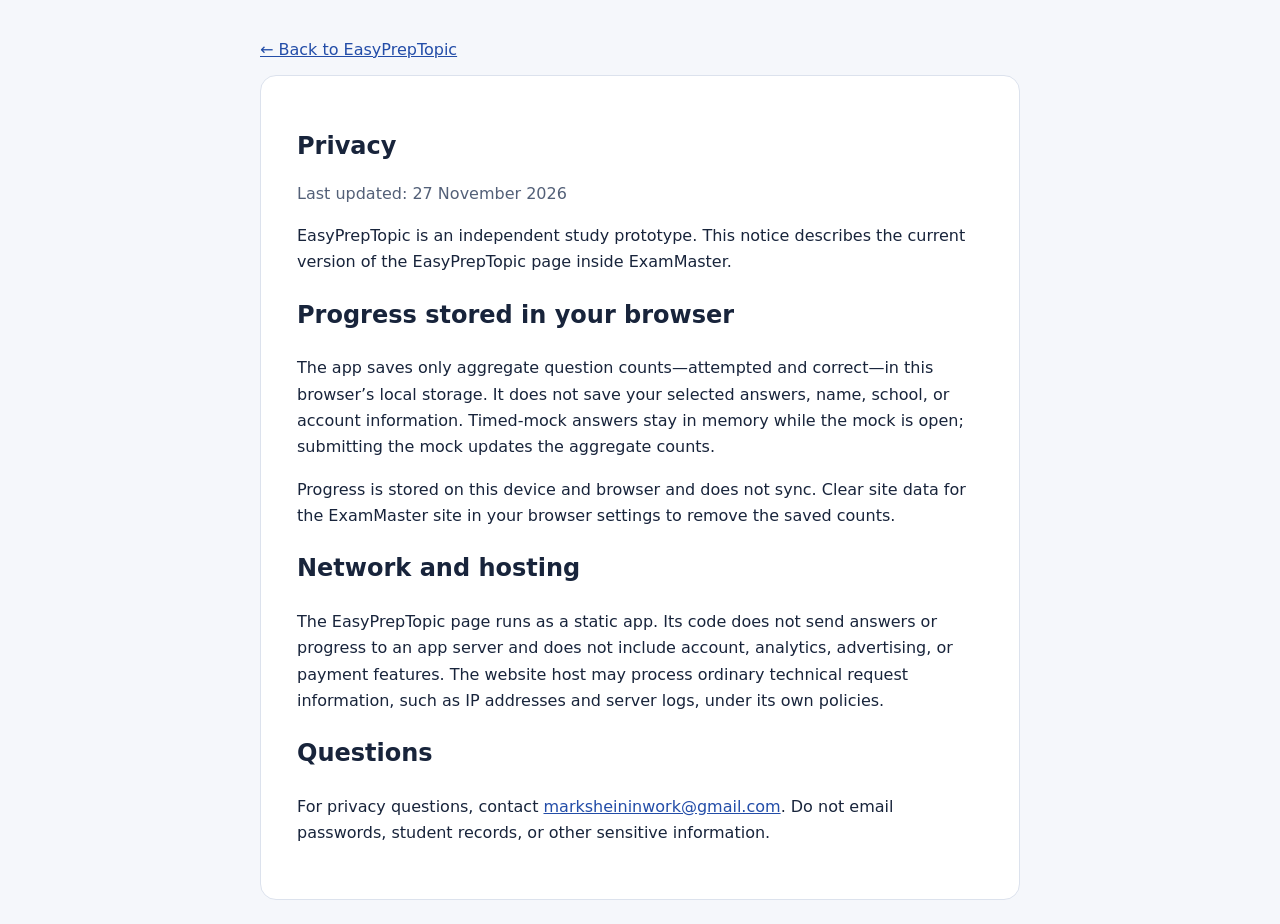
<file: easypreptopic/privacy.html>
<!doctype html>
<html lang="en">
<head>
<meta charset="utf-8">
<meta name="viewport" content="width=device-width,initial-scale=1">
<meta name="description" content="EasyPrepTopic privacy information">
<title>Privacy · EasyPrepTopic</title>
<style>
:root{font-family:system-ui,-apple-system,Segoe UI,sans-serif;color:#18243b;background:#f5f7fb}body{margin:0;padding:24px}main{max-width:760px;margin:auto}a{color:#234da8}article{background:#fff;border:1px solid #dce2ed;border-radius:16px;padding:clamp(20px,5vw,36px);line-height:1.65}h1{line-height:1.2}.muted{color:#536078}
</style>
</head>
<body><main><p><a href="./home/">← Back to EasyPrepTopic</a></p><article>
<h1>Privacy</h1>
<p class="muted">Last updated: 27 November 2026</p>
<p>EasyPrepTopic is an independent study prototype. This notice describes the current version of the EasyPrepTopic page inside ExamMaster.</p>
<h2>Progress stored in your browser</h2>
<p>The app saves only aggregate question counts—attempted and correct—in this browser’s local storage. It does not save your selected answers, name, school, or account information. Timed-mock answers stay in memory while the mock is open; submitting the mock updates the aggregate counts.</p>
<p>Progress is stored on this device and browser and does not sync. Clear site data for the ExamMaster site in your browser settings to remove the saved counts.</p>
<h2>Network and hosting</h2>
<p>The EasyPrepTopic page runs as a static app. Its code does not send answers or progress to an app server and does not include account, analytics, advertising, or payment features. The website host may process ordinary technical request information, such as IP addresses and server logs, under its own policies.</p>
<h2>Questions</h2>
<p>For privacy questions, contact <a href="mailto:marksheininwork@gmail.com">marksheininwork@gmail.com</a>. Do not email passwords, student records, or other sensitive information.</p>
</article></main></body></html>
</file>
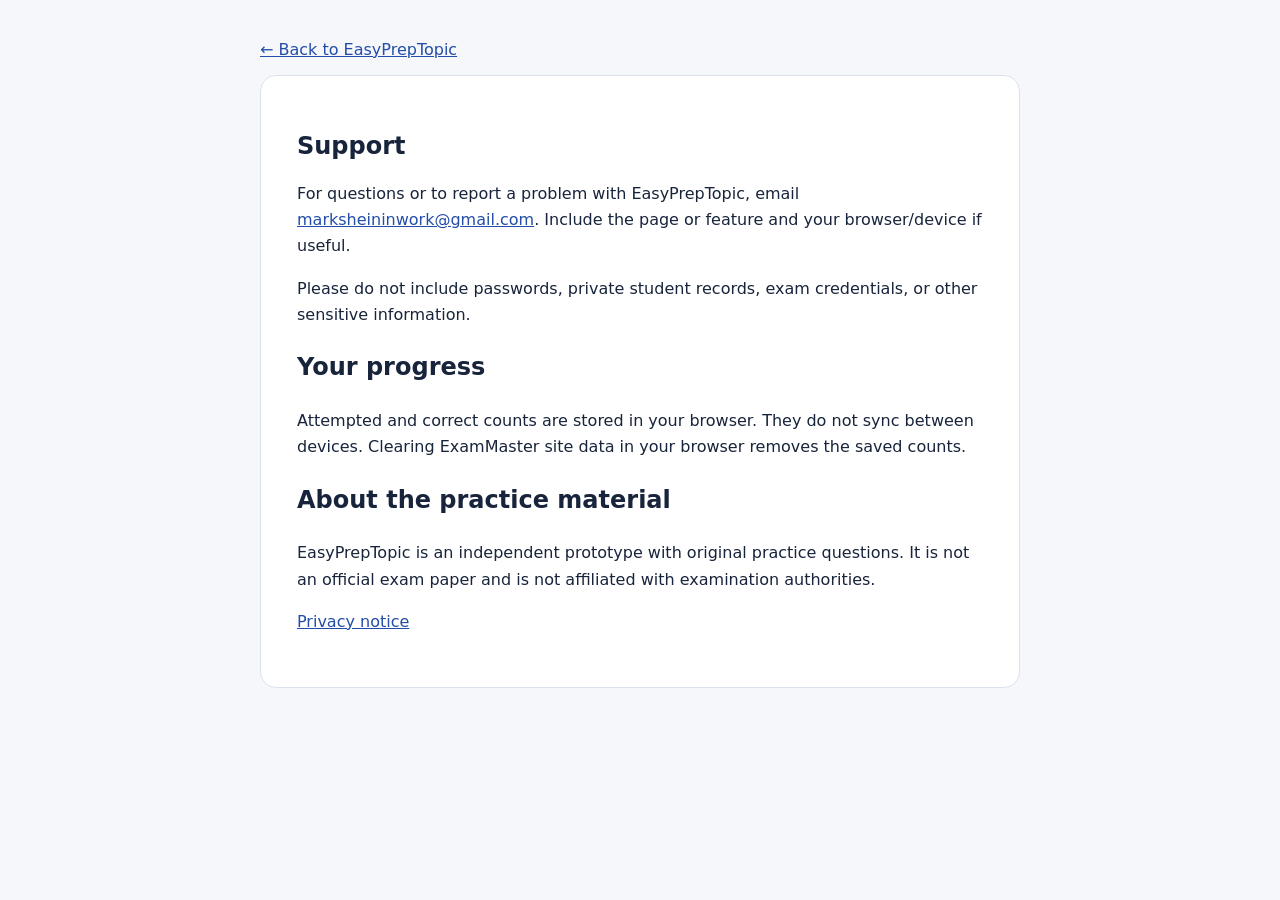
<file: easypreptopic/support.html>
<!doctype html>
<html lang="en">
<head>
<meta charset="utf-8">
<meta name="viewport" content="width=device-width,initial-scale=1">
<meta name="description" content="EasyPrepTopic support">
<title>Support · EasyPrepTopic</title>
<style>
:root{font-family:system-ui,-apple-system,Segoe UI,sans-serif;color:#18243b;background:#f5f7fb}body{margin:0;padding:24px}main{max-width:760px;margin:auto}a{color:#234da8}article{background:#fff;border:1px solid #dce2ed;border-radius:16px;padding:clamp(20px,5vw,36px);line-height:1.65}h1{line-height:1.2}.muted{color:#536078}
</style>
</head>
<body><main><p><a href="./home/">← Back to EasyPrepTopic</a></p><article>
<h1>Support</h1>
<p>For questions or to report a problem with EasyPrepTopic, email <a href="mailto:marksheininwork@gmail.com">marksheininwork@gmail.com</a>. Include the page or feature and your browser/device if useful.</p>
<p>Please do not include passwords, private student records, exam credentials, or other sensitive information.</p>
<h2>Your progress</h2>
<p>Attempted and correct counts are stored in your browser. They do not sync between devices. Clearing ExamMaster site data in your browser removes the saved counts.</p>
<h2>About the practice material</h2>
<p>EasyPrepTopic is an independent prototype with original practice questions. It is not an official exam paper and is not affiliated with examination authorities.</p>
<p><a href="./privacy.html">Privacy notice</a></p>
</article></main></body></html>
</file>
<file: prepmaterials/style.css>
*{box-sizing:border-box}body{margin:0;background:#f7f9fc;color:#14243d;font:16px/1.6 system-ui,sans-serif}header{background:white;border-bottom:1px solid #dce3ed;padding:20px max(5%,calc((100% - 1000px)/2))}header a{font-weight:750;font-size:22px;color:inherit;text-decoration:none}main{max-width:1000px;margin:auto;padding:48px 24px}h1{font-size:clamp(30px,5vw,52px);line-height:1.1;margin:12px 0}h2{font-size:21px}.eyebrow,small{color:#526a89;font-weight:650;letter-spacing:.06em}.grid{display:grid;grid-template-columns:repeat(auto-fit,minmax(220px,1fr));gap:16px;margin-top:32px}.tile,fieldset{background:white;border:1px solid #dce3ed;border-radius:12px;padding:24px}.tile{color:inherit;text-decoration:none}.tile:hover{border-color:#234e86}.tile span{color:#234e86}fieldset{margin:20px 0}legend{font-weight:650}label{display:block;padding:10px;cursor:pointer}button{background:#17375e;color:white;border:0;border-radius:8px;padding:14px 24px;font:inherit;cursor:pointer}footer{padding:24px;text-align:center;color:#526a89;font-size:13px}a{color:#234e86}#result{white-space:pre-line}
</file>
